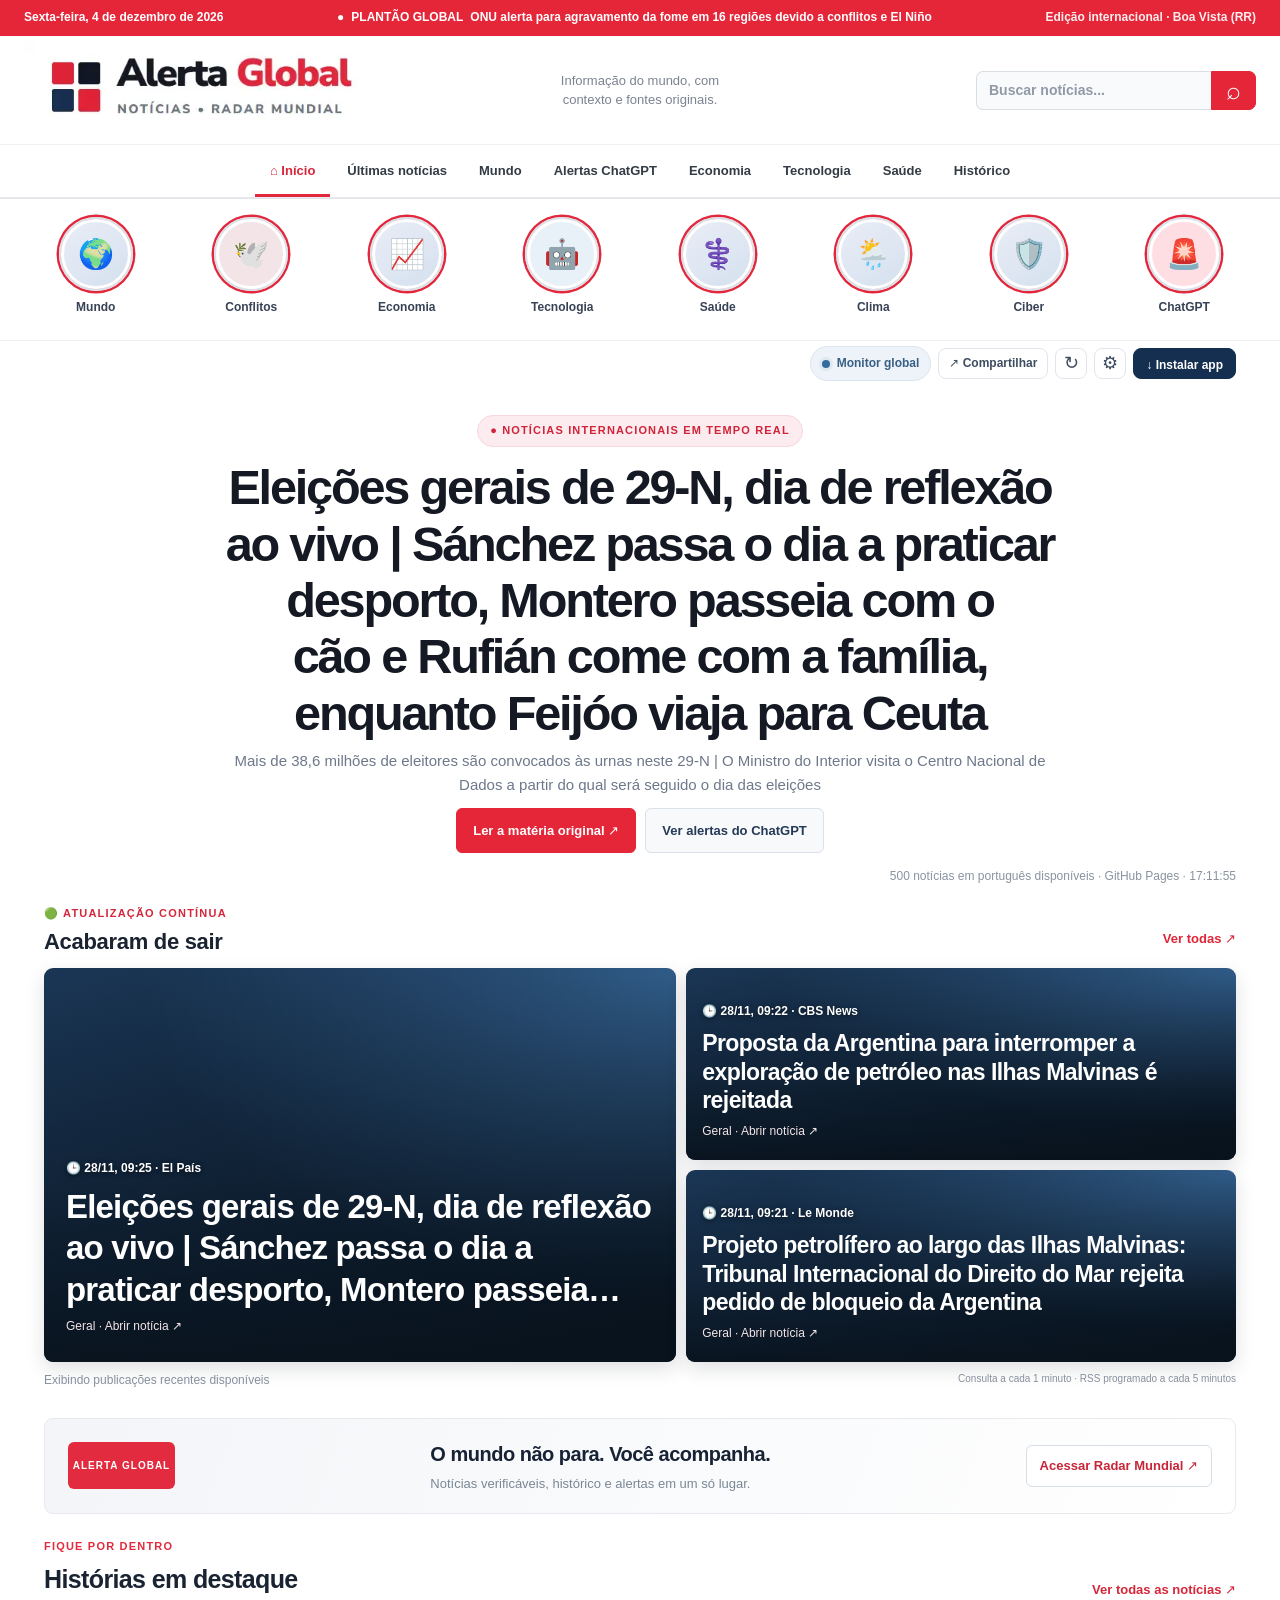
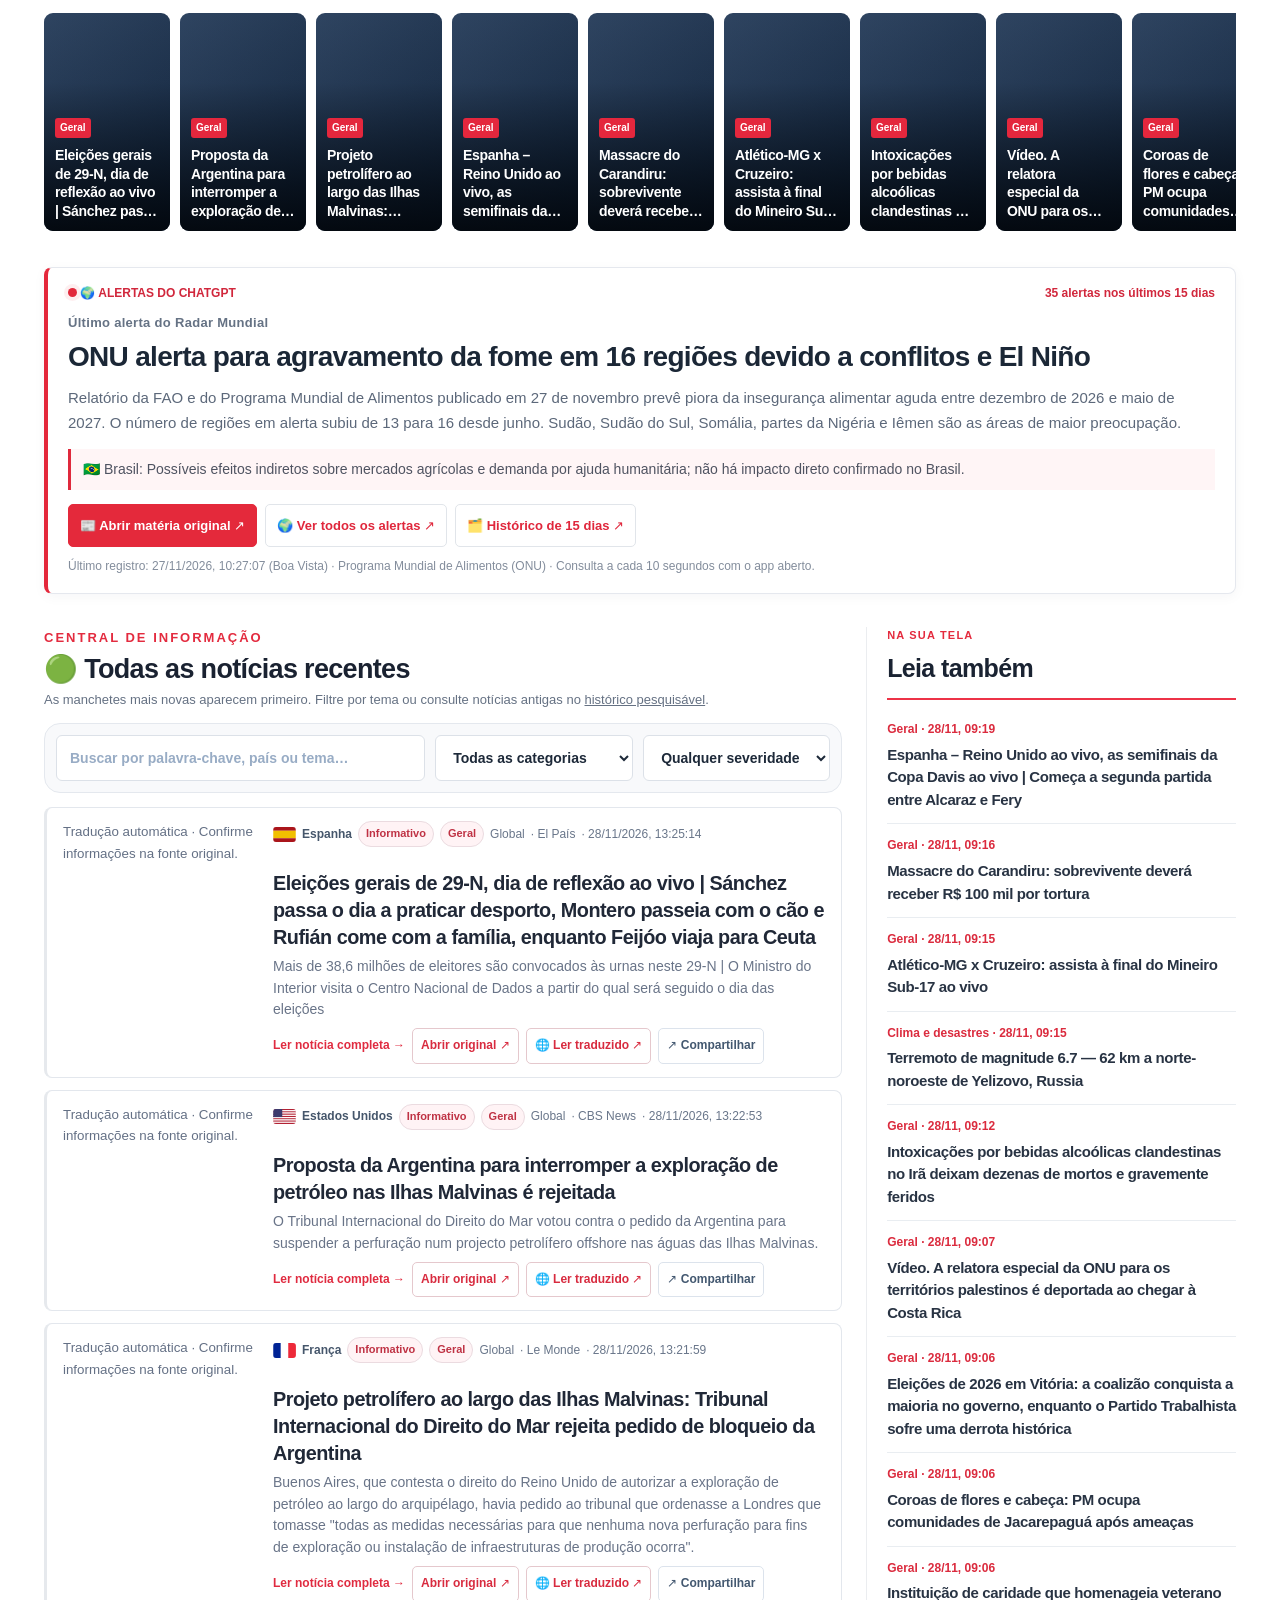
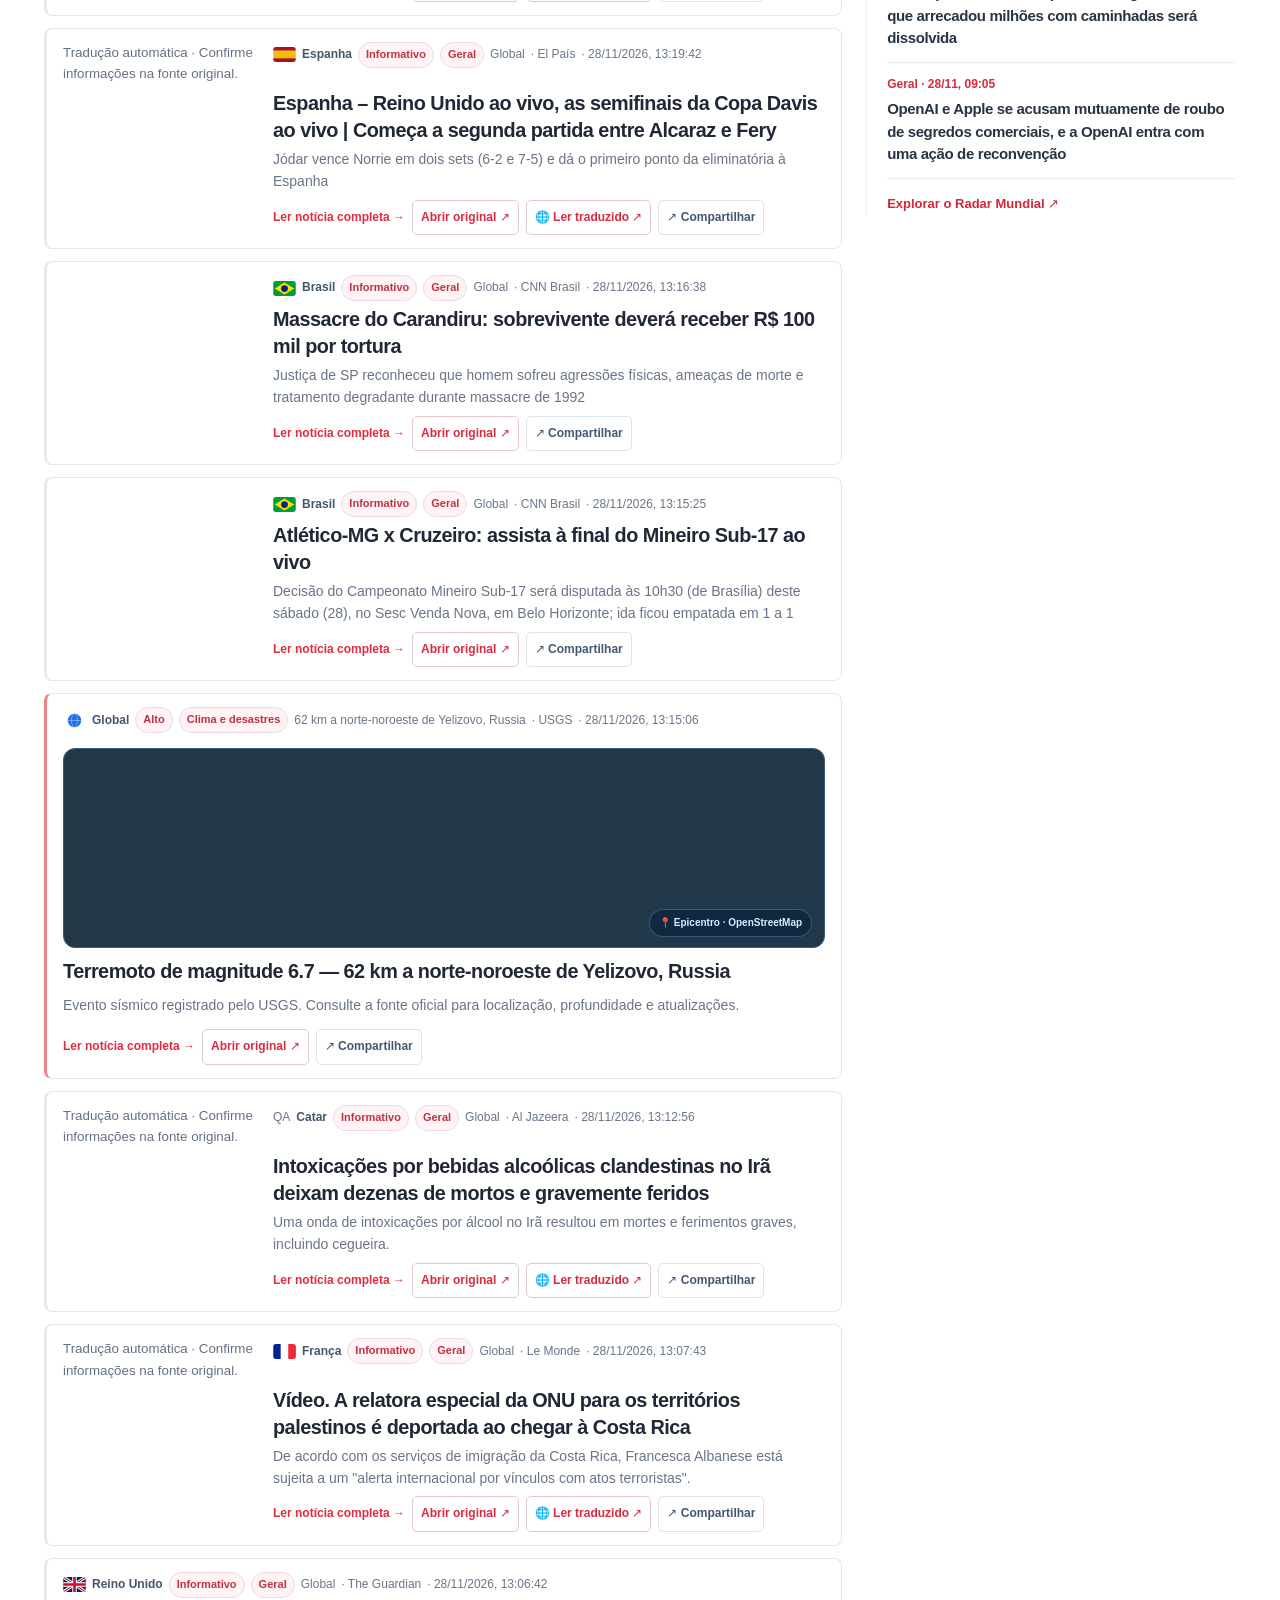
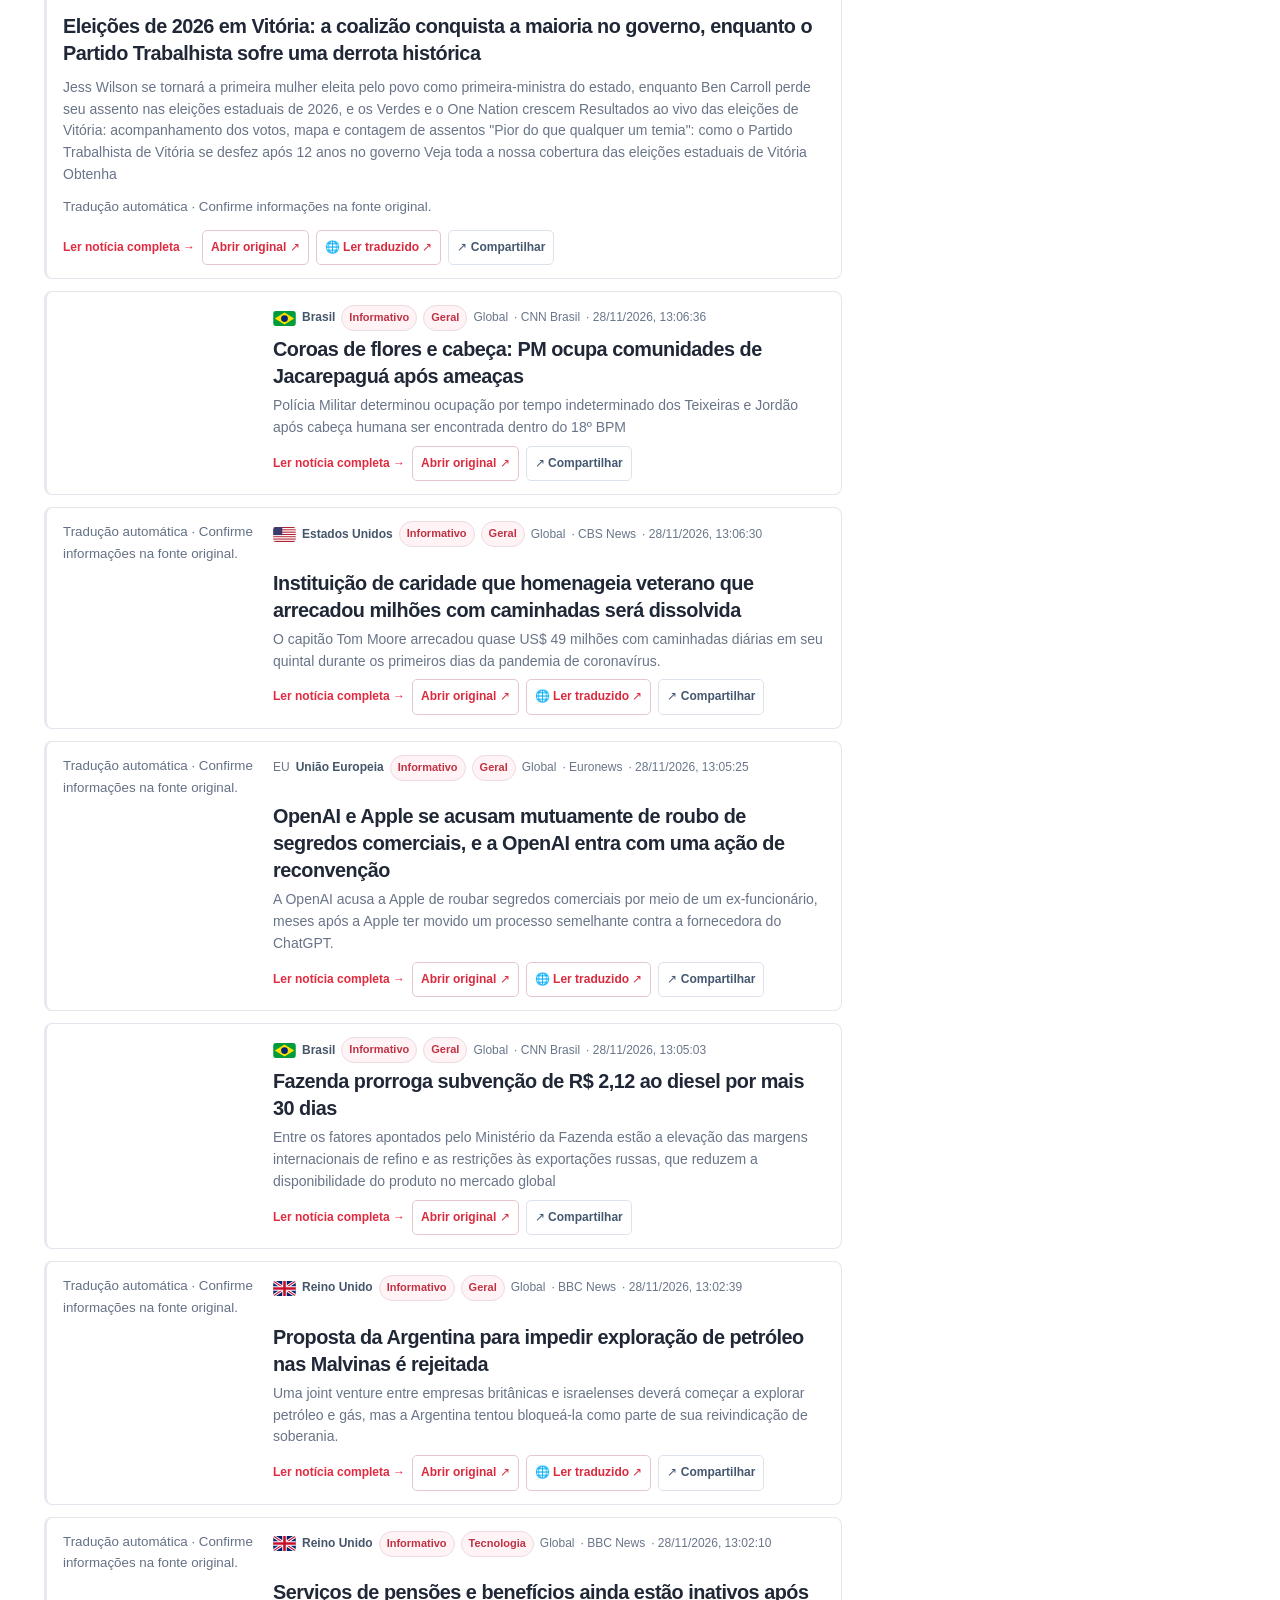
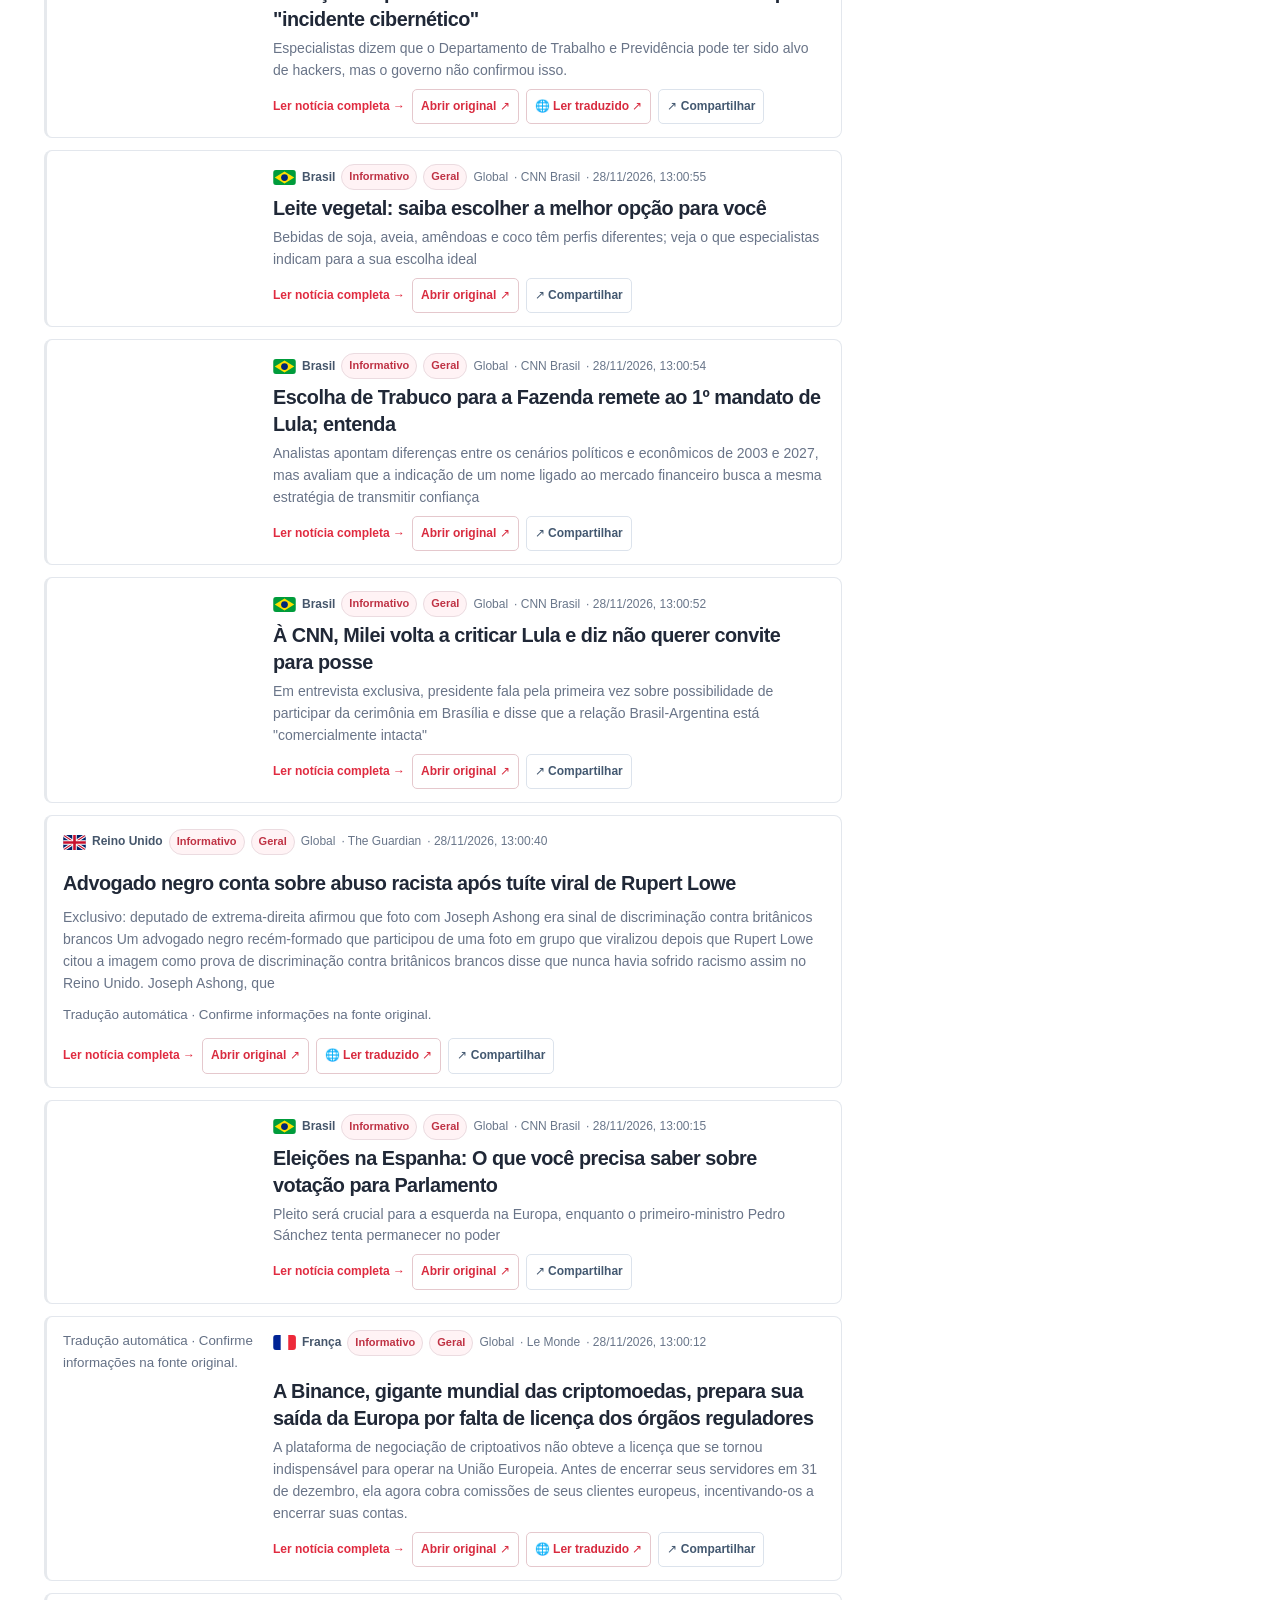
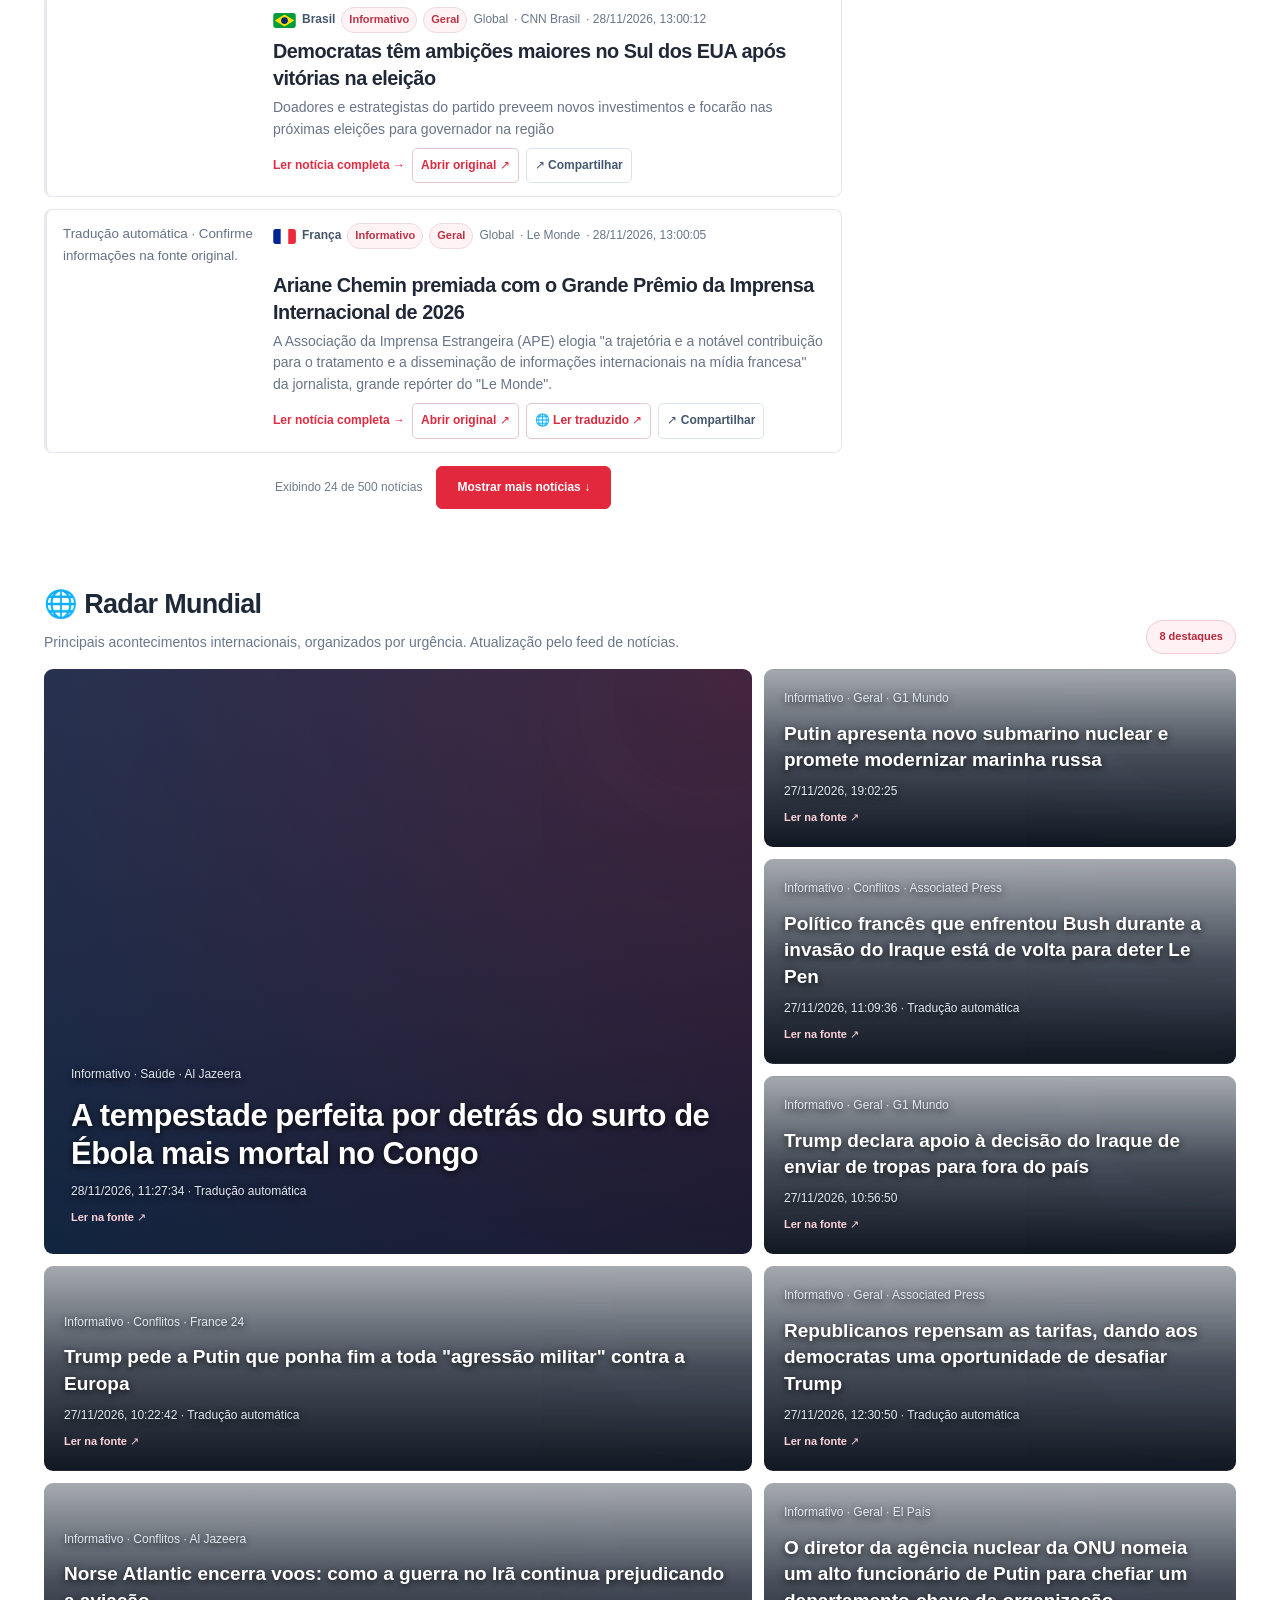
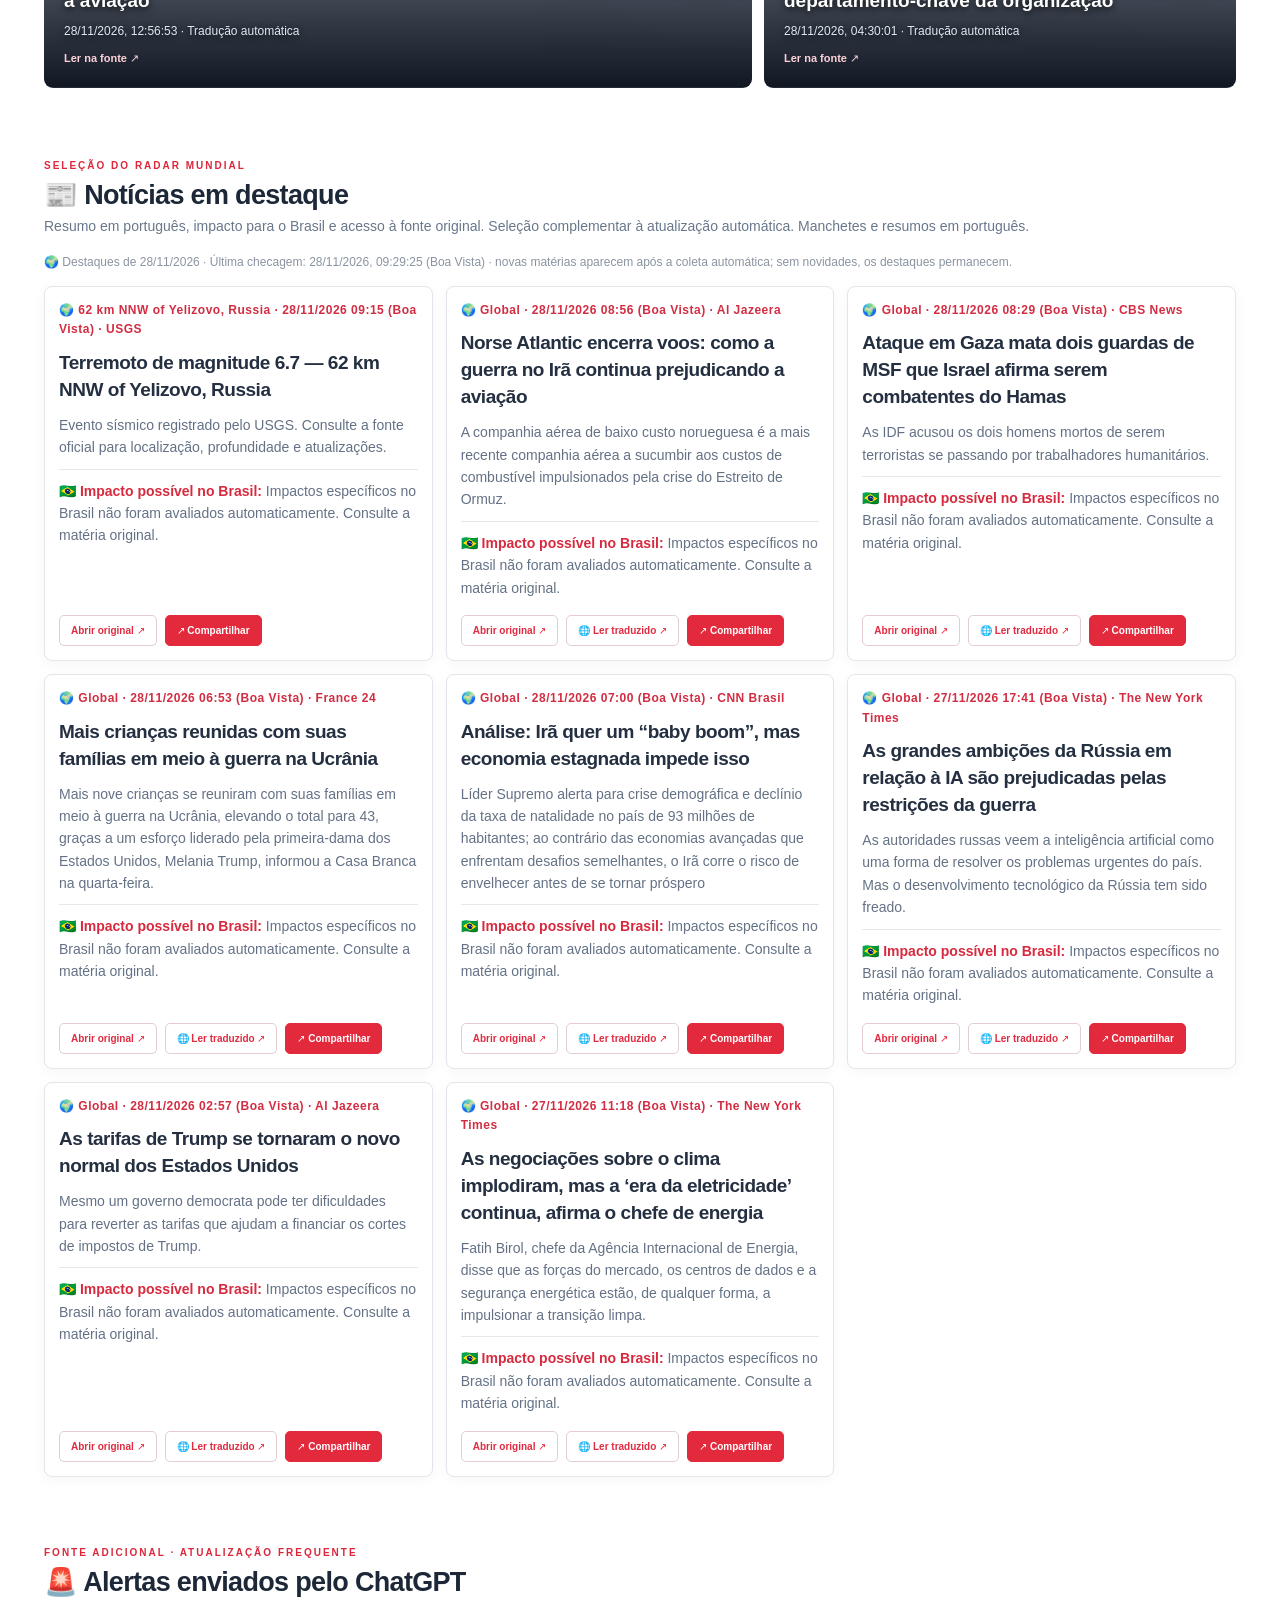
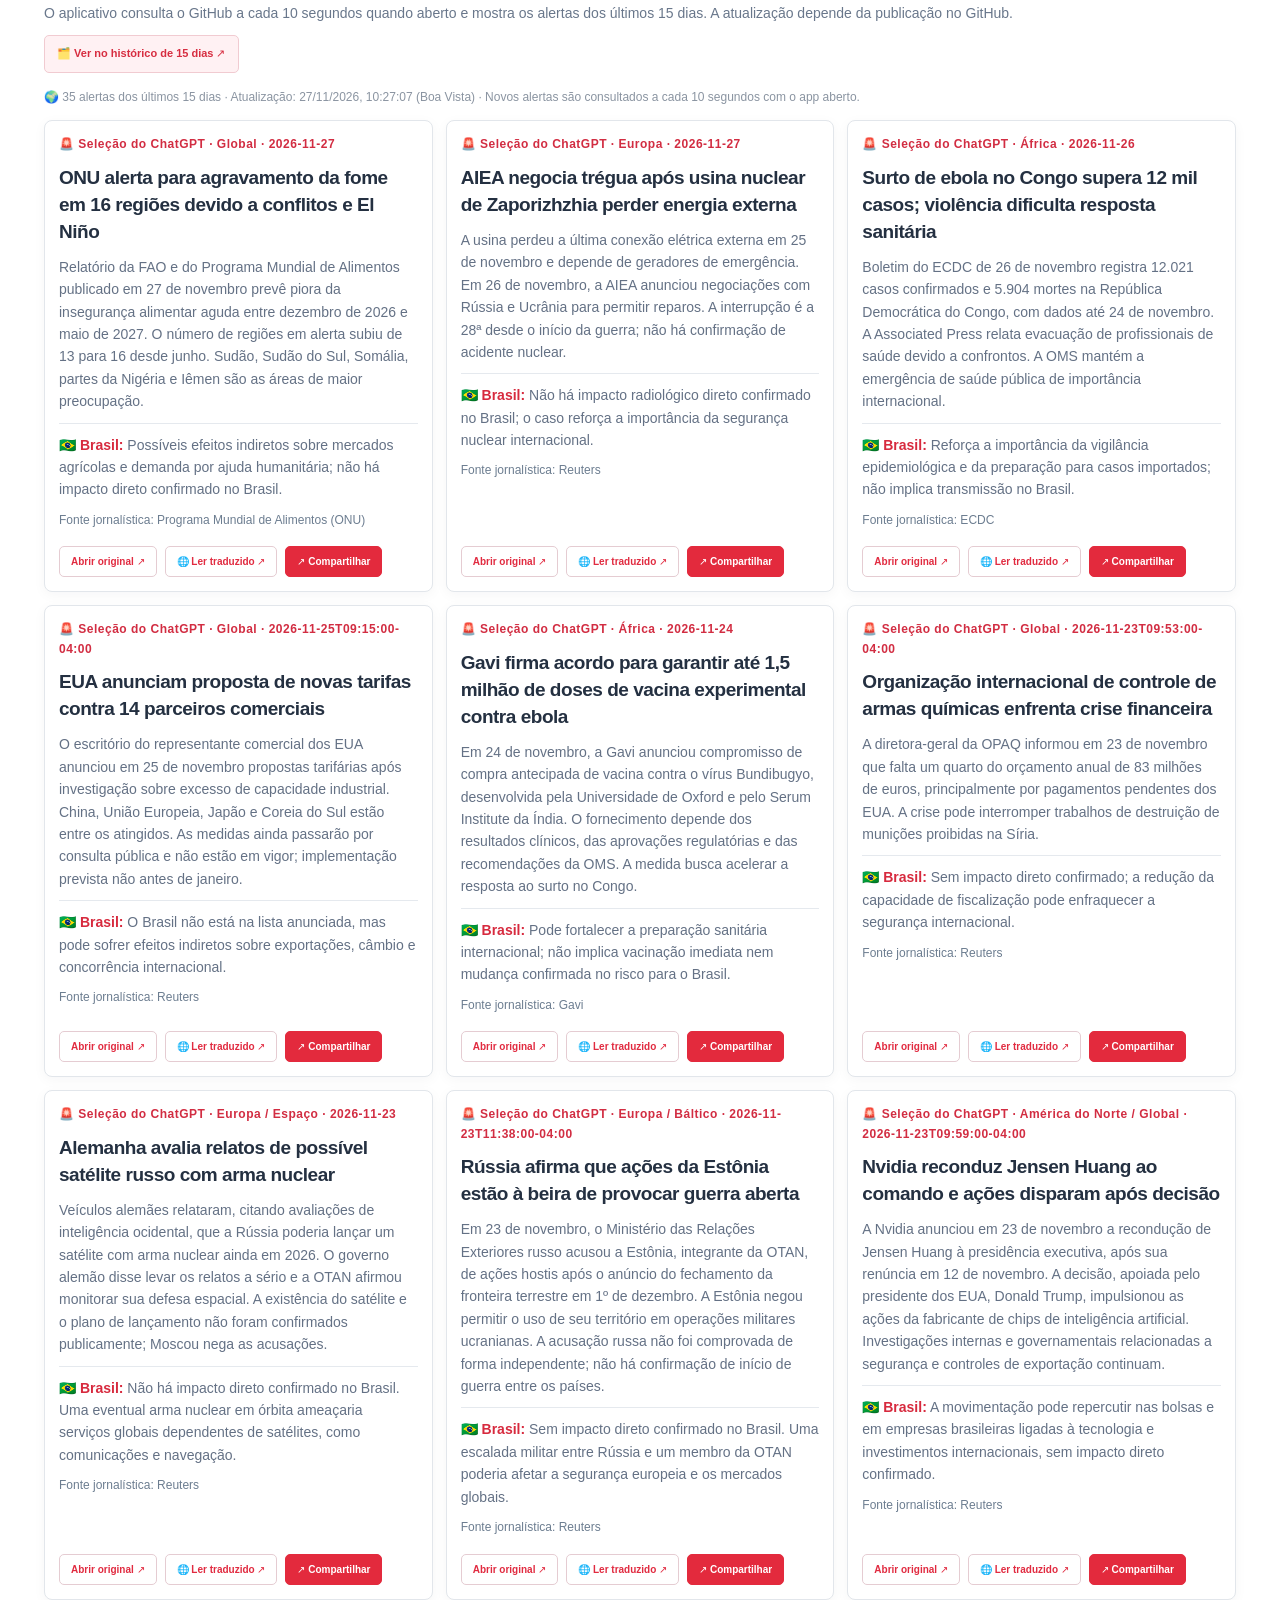
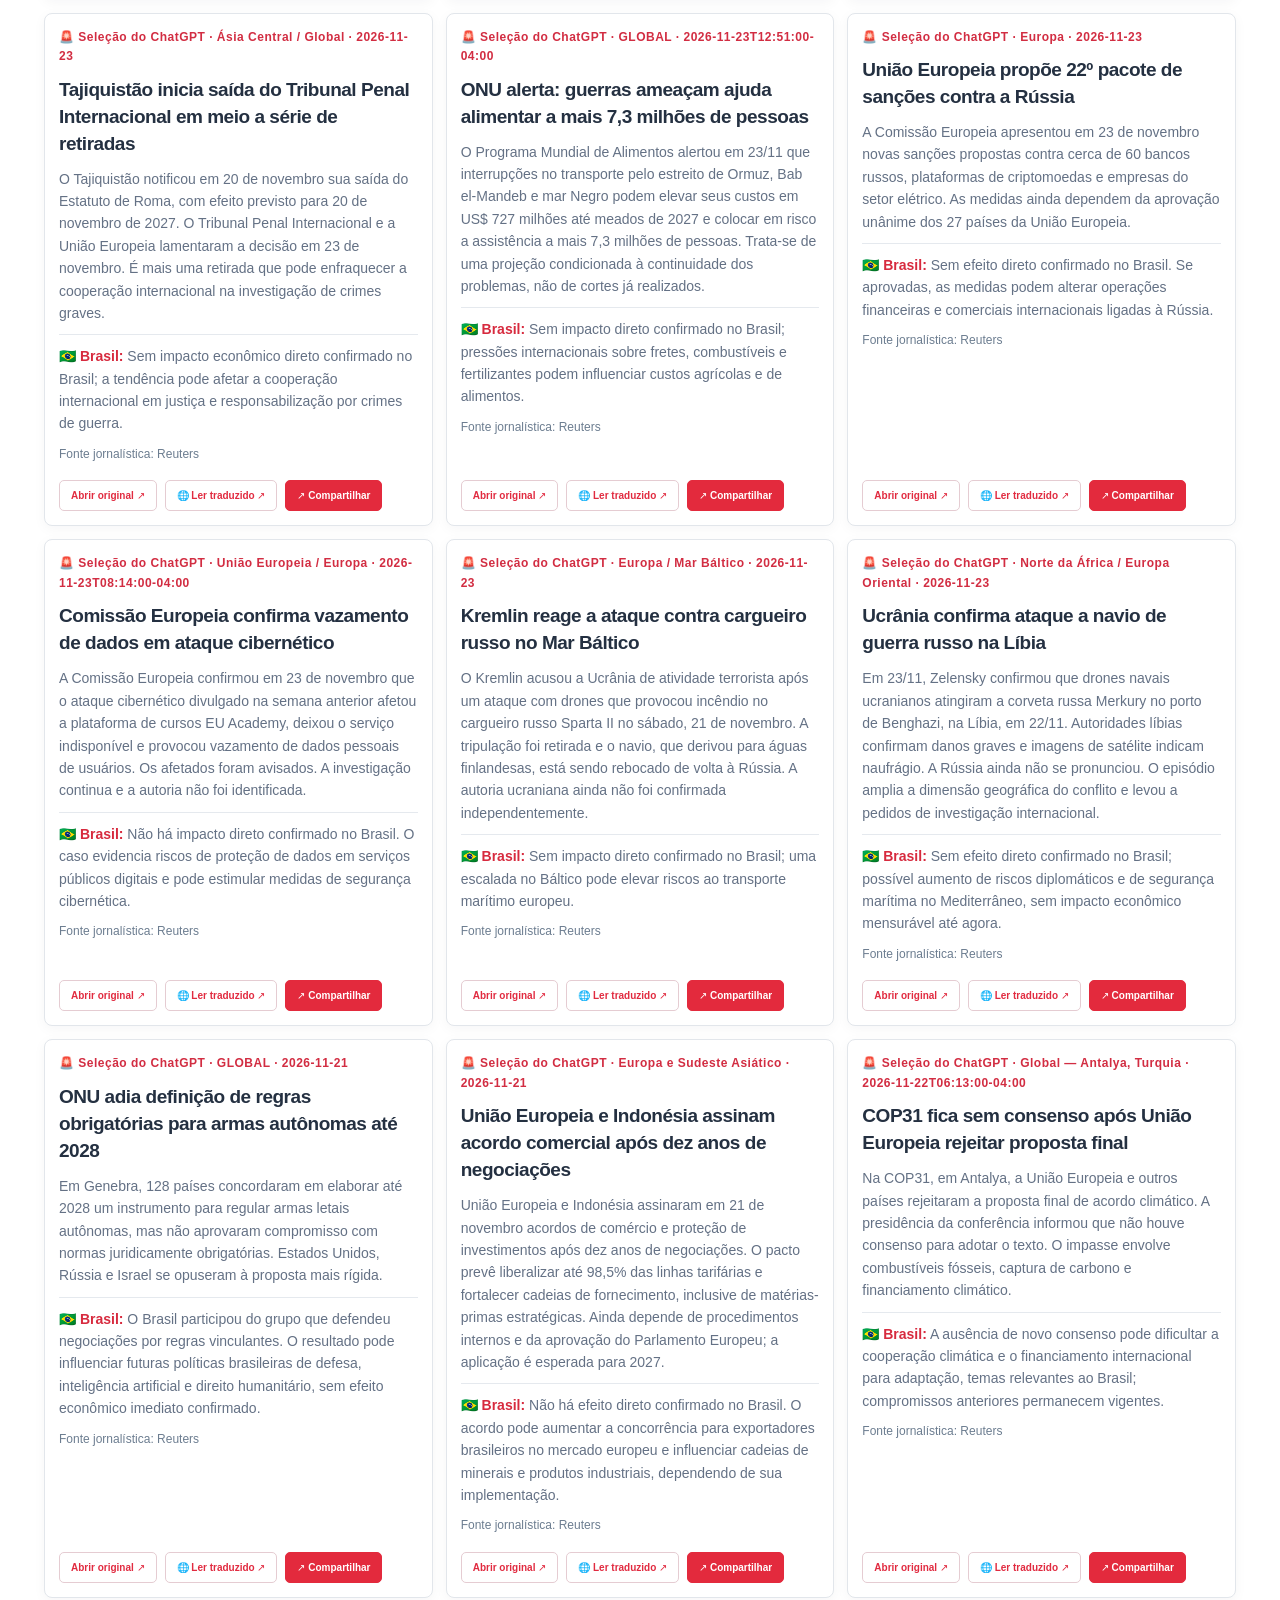
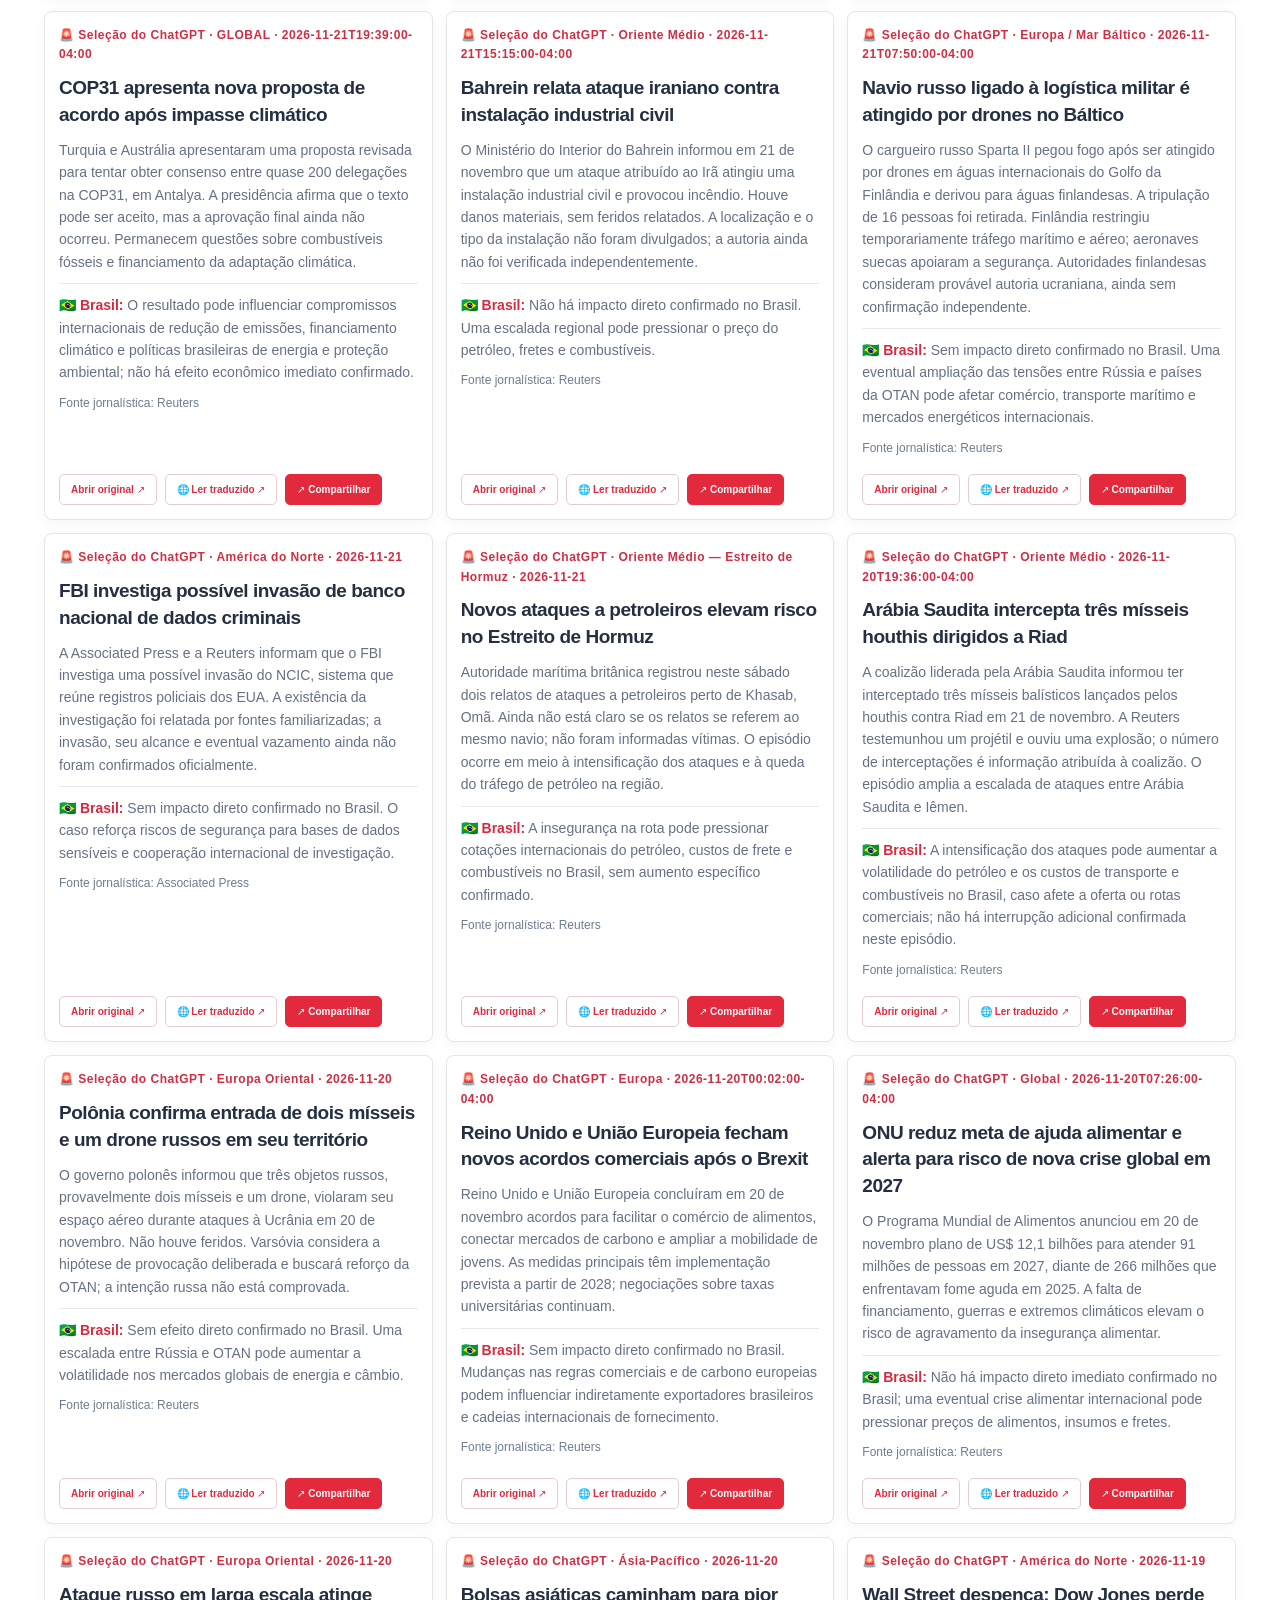
<file: index.html>
<!DOCTYPE html>
<html lang="pt-BR">
<head>
<meta charset="UTF-8">
<meta name="viewport" content="width=device-width, initial-scale=1.0, viewport-fit=cover">
<meta http-equiv="Content-Security-Policy" content="default-src 'self'; script-src 'self' 'unsafe-inline'; style-src 'self' 'unsafe-inline' https://fonts.googleapis.com; font-src 'self' https://fonts.gstatic.com; img-src 'self' data: blob: https:; connect-src 'self' https://raw.githubusercontent.com https://api.gdeltproject.org https://earthquake.usgs.gov; frame-src https://www.openstreetmap.org; worker-src 'self'; manifest-src 'self'; object-src 'none'; base-uri 'self'; form-action 'self'; upgrade-insecure-requests">
  <meta name="referrer" content="strict-origin-when-cross-origin">
<meta name="theme-color" content="#df2337">
<meta name="color-scheme" content="light">
<meta name="ag-theme-version" content="logo-mobile-20261117-v4">
<meta name="description" content="Radar Mundial e Alerta Global: notícias internacionais, alertas de gravidade e monitoramento de terremotos.">
<meta name="application-name" content="Alerta Global">
<meta name="apple-mobile-web-app-capable" content="yes">
<meta name="apple-mobile-web-app-status-bar-style" content="black-translucent">
<meta name="apple-mobile-web-app-title" content="Alerta Global">
<link rel="manifest" href="./manifest.webmanifest">
<link rel="icon" type="image/svg+xml" href="./icons/alerta-global.svg?v=20261117-quadrados">
<link rel="icon" type="image/png" sizes="192x192" href="./icons/icon-192.png">
<link rel="apple-touch-icon" sizes="192x192" href="./icons/icon-192.png">
<title>Alerta Global · Radar Mundial</title>
<style>

/* Alerta Global 2.0 — painel editorial */
:root{--bg:#090e1a;--panel:#141d2e;--line:#273851;--text:#f2f5ff;--muted:#9baec5;--crit:#ff687b;--high:#ffb15d;--med:#f3d27d;--low:#80cfff;--ok:#5cf1c4}
*,*:before,*:after{box-sizing:border-box}
html{scroll-behavior:smooth;scroll-padding-top:24px}
body{margin:0;background:#090e1a;color:var(--text);font:14px/1.5 Inter,ui-sans-serif,-apple-system,BlinkMacSystemFont,"Segoe UI",sans-serif}
body:before{content:"";pointer-events:none;position:fixed;inset:0;background:radial-gradient(ellipse 44% 40% at 70% 0%,#284a7838,transparent),radial-gradient(ellipse 40% 45% at 0% 80%,#0d555333,transparent);z-index:-1}
a{color:inherit}button,select,input{font:inherit}button{cursor:pointer}button:focus-visible,a:focus-visible,select:focus-visible,input:focus-visible{outline:2px solid #91caff;outline-offset:2px}
[hidden]{display:none!important}
.app-layout{max-width:1850px;min-height:100vh;margin:auto;display:grid;grid-template-columns:235px minmax(0,1fr)}
.side{height:100vh;position:sticky;top:0;background:#0c1422;border-right:1px solid #27334a;padding:28px 17px;display:flex;flex-direction:column;gap:8px}
.logo{display:flex;align-items:center;gap:10px;text-decoration:none;padding:3px 8px 30px}.logo-symbol{display:grid;place-items:center;width:43px;height:43px;background:linear-gradient(135deg,#6582ff,#43cdb9);border-radius:14px;font-size:22px;box-shadow:0 8px 35px #3b6cff42}
.logo strong{font-size:17px;letter-spacing:-.5px}.logo small{display:block;font-size:9px;font-weight:850;color:#91a2bf;letter-spacing:2.1px}
.side-caption{padding:0 13px;font-size:10px;font-weight:850;letter-spacing:2px;text-transform:uppercase;color:#697b96;margin:2px 0 4px}
.side-link{color:#9fb2ca;border:1px solid transparent;border-radius:12px;text-decoration:none;padding:11px 13px;display:flex;align-items:center;gap:12px;font-weight:680;font-size:13px}
.side-link:hover,.side-link.active{background:#1d2c47;color:#f4f8ff;border-color:#2f4064}
.side-link span{width:22px;text-align:center;font-size:17px}
.side-bottom{margin-top:auto}.side-card{background:linear-gradient(135deg,#164349,#15223a);border:1px solid #32666b;border-radius:16px;padding:17px}
.side-card .eyebrow{color:#7ef3d6}.side-card strong{display:block;margin-top:9px;font-size:15px}
.side-card p{font-size:11px;color:#9cc2c7;margin:5px 0 14px}.side-card .line{height:4px;border-radius:10px;background:linear-gradient(90deg,#48dbc5 70%,#344b5f 70%)}
.side-version{font-size:10px;color:#687892;margin:20px 8px 0}
.workspace{min-width:0}.topbar{min-height:82px;display:flex;justify-content:space-between;align-items:center;gap:15px;border-bottom:1px solid #ffffff15;padding:17px clamp(18px,3.5vw,48px)}
.breadcrumb{font-size:11px;color:#8ea0b7}.topbar h1{margin:3px 0 0;font-size:18px;letter-spacing:-.5px}.top-actions{display:flex;gap:8px;align-items:center;flex-wrap:wrap}
.status-pill{display:inline-flex;align-items:center;gap:7px;background:#11392e;border:1px solid #2e6554;padding:7px 11px;border-radius:100px;color:#85e9c2;font-size:11px;font-weight:850}
.dot{display:inline-block;width:8px;height:8px;border-radius:50%;background:#51e7ac;box-shadow:0 0 0 4px #55e9af20}.dot.off{background:#8092a2;box-shadow:none}
.icon-action{background:#172439;border:1px solid #34455d;border-radius:11px;height:38px;width:38px;font-size:18px;color:#e7f0ff}
.install-btn{border:1px solid #6e87ff;border-radius:11px;padding:9px 14px;background:linear-gradient(120deg,#6483ff,#465dd8);color:white;font-weight:850;font-size:12px}
main{max-width:1480px;padding:25px clamp(18px,3.5vw,48px) 85px;margin:auto}
.hero{position:relative;isolation:isolate;overflow:hidden;padding:36px clamp(23px,4vw,43px);border-radius:24px;background:radial-gradient(ellipse at 85% 35%,#2b829053,transparent 44%),linear-gradient(115deg,#1c3154,#132237 72%,#0d1b2c);border:1px solid #45628d82;min-height:284px;display:flex;align-items:center}
.hero:before{content:"";z-index:-1;position:absolute;width:360px;height:360px;right:6%;top:-50px;border:1px solid #88c7f17c;border-radius:50%;box-shadow:0 0 0 27px #88d3f00a,0 0 0 73px #88d3f00a,0 0 100px #488fbd18 inset;background:repeating-radial-gradient(circle,#c4e5ff1e 0 1px,transparent 2px 41px)}
.hero:after{content:"";z-index:-1;position:absolute;width:360px;height:360px;right:6%;top:-50px;border:1px solid #81c1f228;border-radius:50%;transform:scaleX(.6)}
.hero-copy{max-width:570px}.hero-label{display:inline-flex;align-items:center;gap:8px;background:#1b67613d;color:#8bfad7;border:1px solid #51c6b266;padding:6px 12px;border-radius:100px;font-size:10px;font-weight:850;text-transform:uppercase;letter-spacing:1.5px}
.hero h2{font-size:clamp(32px,3.8vw,52px);line-height:1.08;letter-spacing:-1.7px;margin:18px 0 14px}
.hero h2 em{font-style:normal;background:linear-gradient(100deg,#b2c7ff,#65e7d7);-webkit-background-clip:text;background-clip:text;color:transparent}
.hero p{max-width:490px;font-size:13px;line-height:1.7;color:#b7c9dc;margin:0}
.hero-cta{display:flex;gap:15px;flex-wrap:wrap;align-items:center;margin-top:22px}
.hero-cta a{background:#f6f8ff;color:#152642;text-decoration:none;font-size:12px;font-weight:850;border-radius:11px;padding:11px 16px}
.hero-cta small{font-size:11px;color:#aac4dc}
.status-text{font-size:11px;color:#96a9be;margin:14px 0 4px;min-height:18px}
.levels{display:grid;grid-template-columns:repeat(4,minmax(0,1fr));gap:12px;margin:17px 0 27px}
.level{border:1px solid #293c55;border-top:2px solid #3c546b;border-radius:16px;background:linear-gradient(140deg,#182439,#111b2b);padding:18px;text-align:left;min-height:129px;display:flex;flex-direction:column;transition:transform .18s,border-color .18s;cursor:pointer;color:var(--text);width:100%}
.level:hover{transform:translateY(-2px);border-color:#547398}.level strong{font-size:33px;line-height:1.15;letter-spacing:-1px;margin-top:14px}
.level span{font-size:11px;color:#b8c6d7;font-weight:750}
.level:before{content:"◉";color:#c9d8eb;line-height:1;font-size:18px}
.level.crit{border-top-color:#f46678}.level.crit:before{content:"⚑";color:var(--crit)}.level.crit strong{color:var(--crit)}
.level.high{border-top-color:#efa659}.level.high:before{content:"⚠";color:var(--high)}.level.high strong{color:var(--high)}
.level.med{border-top-color:#e6cd7a}.level.med strong{color:var(--med)}
.level.low{border-top-color:#71bffe}.level.low:before{content:"↗";color:var(--low)}.level.low strong{color:var(--low)}
.level[aria-pressed="true"]{border-color:#91caff;box-shadow:0 0 0 2px #91caff40,0 10px 30px #080e2066;background:linear-gradient(135deg,#213854,#17253b)}
.level[aria-pressed="true"]:after{content:"▼ Ver notícias";font-size:10px;color:#a9d9ff;font-weight:850;margin-top:9px}
.filter-result{display:flex;align-items:center;gap:12px;justify-content:space-between;flex-wrap:wrap;margin:12px 0 17px;border:1px solid #426182;border-radius:12px;padding:12px 15px;background:#192a41;color:#dbe9f9;font-size:12px;font-weight:700}
.filter-result button{border:1px solid #709bd0;border-radius:10px;background:#294d72;color:#fff;font-weight:800;padding:8px 12px}
.filter-result button:hover{background:#345e8a}
.section-header{display:flex;justify-content:space-between;align-items:end;gap:12px;margin:24px 0 15px}
.section-header .eyebrow{color:#8ea6d5;font-weight:900;letter-spacing:2px;text-transform:uppercase;font-size:10px}
.section-header h2{font-size:clamp(22px,2.5vw,29px);line-height:1.2;letter-spacing:-.9px;margin:5px 0 0}
.section-header p{font-size:12px;color:#93a6bd;margin:4px 0 0}
.radar{margin:8px 0 30px}.radar-head{display:flex;justify-content:space-between;align-items:end;gap:15px;margin-bottom:15px}
.radar-head h2{font-size:clamp(22px,2.5vw,29px);letter-spacing:-.8px;margin:0}
.radar-head p{font-size:12px;color:#9aacc4;margin:5px 0 0}
#radarCount{color:#83eecb;font-size:11px;font-weight:850;border:1px solid #3f7569;background:#133b3440;border-radius:100px;padding:7px 12px;white-space:nowrap}
.radar-feed{display:grid;grid-template-columns:minmax(0,1.2fr) minmax(0,.8fr);gap:12px}
.radar-item{border:1px solid #3d526e;border-radius:18px;display:flex;flex-direction:column;justify-content:end;min-height:145px;padding:20px;text-decoration:none;background:radial-gradient(ellipse at 100% 0%,#4b718a44,transparent 48%),linear-gradient(135deg,#1a3450,#162237);position:relative;overflow:hidden;transition:transform .18s,border-color .18s}
.radar-item:hover{transform:translateY(-2px);border-color:#80a8d9}
.radar-item:before{content:"";width:190px;height:190px;position:absolute;pointer-events:none;top:-65px;right:-50px;border-radius:50%;border:1px solid #afcfff37;box-shadow:0 0 0 35px #d9ecff0a,0 0 0 70px #d9ecff05}
.radar-item:first-child{grid-row:span 3;min-height:318px;padding:27px;background:radial-gradient(ellipse at 95% 14%,#27949c66,transparent 54%),linear-gradient(133deg,#204d66,#0f223b)}
.radar-item small{font-size:10px;color:#a9bcd4}.radar-item strong{font-size:16px;line-height:1.4;margin:12px 0 8px;position:relative}
.radar-item:first-child strong{font-size:clamp(21px,2.6vw,30px);letter-spacing:-.5px;line-height:1.24}
.radar-item:after{content:"Ler na fonte ↗";font-size:11px;color:#85f2d3;font-weight:850;margin-top:8px}
.banner{display:none;border:1px solid #b14a666a;border-radius:17px;background:linear-gradient(115deg,#3e1c2b99,#1c2037);padding:17px 20px;margin:0 0 25px}
.banner.show{display:block}.banner h2{font-size:13px;color:#ff92a1;margin:0 0 9px}
.banner ul{list-style:none;padding:0;margin:0;display:grid;gap:7px}.banner li{color:#f3c2cf;font-size:12px}
.toolbar{display:flex;gap:10px;flex-wrap:wrap;border:1px solid #2a3b54;padding:14px;border-radius:16px;background:#131d2f;margin:15px 0}
.toolbar input,.toolbar select,.settings input,.settings select{padding:11px 13px;background:#0e1727;color:#e8f1ff;border:1px solid #344861;border-radius:11px;font-size:12px}
.toolbar input{flex:1;min-width:200px}.toolbar select{min-width:140px}
.card{display:flex;flex-direction:column;gap:10px;background:#141e2f;border:1px solid #2a3c53;border-left:3px solid #324a66;border-radius:17px;padding:18px;min-width:0;transition:transform .18s,border-color .18s}
.card:hover{transform:translateY(-2px);border-color:#5e7897}
.card.linked{position:relative;cursor:pointer}
.card.linked:hover{border-color:#83b9ef;box-shadow:0 12px 38px #0004}
.card-full-link{position:absolute;inset:0;z-index:2;border-radius:17px}
.card-full-link:focus-visible{outline:3px solid #91caff;outline-offset:3px}
.card-actions{display:flex;align-items:center;gap:12px;flex-wrap:wrap;margin-top:8px}
.card-read-more{display:inline-block;color:#9ec9ff;font-size:11px;font-weight:850}
.card-open-button{position:relative;z-index:3;display:inline-flex;align-items:center;justify-content:center;gap:6px;padding:9px 13px;border:1px solid #82b5ee;border-radius:10px;background:#315781;color:#f5faff!important;font-size:11px;font-weight:850;text-decoration:none;transition:background .18s,transform .18s}
.card-open-button:hover{background:#4277ae;transform:translateY(-1px)}
.card-open-button:focus-visible{outline:3px solid #a9d4ff;outline-offset:3px}
.card-share-button{position:relative;z-index:3;display:inline-flex;align-items:center;justify-content:center;gap:6px;padding:9px 13px;border:1px solid #64c7ad;border-radius:10px;background:#14544b;color:#e6fff7;font-size:11px;font-weight:850;transition:background .18s,transform .18s}
.card-share-button:hover{background:#1b7165;transform:translateY(-1px)}
.card-share-button:focus-visible{outline:3px solid #a9efdf;outline-offset:3px}
.card.linked .card-map iframe{pointer-events:none}
.card.crit{border-left-color:var(--crit)}.card.high{border-left-color:var(--high)}.card.med{border-left-color:var(--med)}.card.low{border-left-color:var(--low)}
.card h3{font-size:16px;line-height:1.38;letter-spacing:-.25px;margin:3px 0 0}.card p{font-size:12px;line-height:1.64;color:#b0c0d1;margin:0}
.card .meta{display:flex;flex-wrap:wrap;gap:7px;align-items:center;font-size:10px;color:#97a8bd}
.card .flag{height:15px;width:23px;object-fit:cover;border-radius:3px}.card .country{color:#d8e5f2;font-weight:700}
.tag{border:1px solid #435570;padding:4px 9px;border-radius:100px;font-size:10px;font-weight:750;color:#bcd2ed}
.tag.sev-crit{border-color:#d45067;color:#ff98a4;background:#68334437}
.tag.sev-high{border-color:#ba814c;color:#ffd29a;background:#72542c37}
.tag.sev-med{border-color:#b19d59;color:#ffe0a0;background:#6d602637}
.tag.sev-low{border-color:#427d9e;color:#a3e0ff;background:#2c647737}
.card .detail{border-top:1px solid #34475e;padding-top:10px}.detail strong{display:block;font-size:10px;color:#a8bdd5;text-transform:uppercase;margin-bottom:5px}.detail p{white-space:pre-line}
.card a{color:#9ec9ff;font-size:11px;font-weight:850;text-decoration:none}
#feed{display:grid;grid-template-columns:repeat(2,minmax(0,1fr));gap:12px;margin:14px 0 27px}
.empty{grid-column:1/-1;border:1px dashed #344c68;border-radius:16px;text-align:center;color:#95a6b8;background:#131e2d;padding:33px;font-size:12px}
.settings{display:none;border:1px solid #2e405b;border-radius:17px;padding:21px;background:#121e2e}.settings.open{display:block}
.settings strong{font-size:17px}.settings label{display:block;font-size:11px;color:#b3c4d5;margin:12px 0 5px;font-weight:700}
.settings input,.settings select{width:100%}.settings .row{display:flex;flex-wrap:wrap;gap:9px;margin-top:15px}
.settings button{background:#4967dc;border:1px solid #6885e9;color:white;border-radius:9px;padding:10px 13px;font-weight:800;font-size:12px}.settings .ghost{background:#202f45;border-color:#43546a}
.note{font-size:11px;color:#96a9c2;line-height:1.65}.offline-note{border:1px solid #7a6c3c;border-radius:12px;background:#38301e;color:#f0da9e;padding:10px 13px;margin-bottom:14px;font-size:12px}
.footer{border-top:1px solid #2c3b4f;padding-top:22px;color:#6f839f;font-size:11px;display:flex;justify-content:space-between;gap:12px}
.bottom-nav{display:none}
@media(max-width:1160px){.app-layout{grid-template-columns:195px minmax(0,1fr)}.side{padding-left:10px;padding-right:10px}}
@media(max-width:900px){.app-layout{display:block}.side{display:none}.topbar{min-height:70px;padding:13px 19px}main{padding:17px 17px 122px}.bottom-nav{display:flex;position:fixed;z-index:20;bottom:max(10px,env(safe-area-inset-bottom));left:12px;right:12px;justify-content:space-around;padding:7px;background:#17253cf3;border:1px solid #354b6a;box-shadow:0 15px 44px #0008;border-radius:17px;backdrop-filter:blur(16px)}.bottom-nav a,.bottom-nav button{flex:1;display:flex;flex-direction:column;align-items:center;gap:4px;color:#aec1d8;padding:5px;border:0;background:none;text-decoration:none;font-size:10px;border-radius:9px}.bottom-nav .bico{font-size:20px}.bottom-nav a:first-child{background:#2d446c;color:white}}
@media(max-width:620px){.topbar .breadcrumb,.topbar .status-pill{display:none}.topbar h1{font-size:16px}.top-actions{gap:6px}.icon-action{width:35px;height:35px}.install-btn{font-size:10px;padding:8px}.hero{min-height:274px;border-radius:19px;padding:24px 21px}.hero:before{right:-135px;top:-74px;opacity:.36}.hero h2{font-size:33px}.hero p{font-size:12px;max-width:300px}.hero-cta{gap:9px}.levels{grid-template-columns:repeat(2,minmax(0,1fr));gap:9px}.level{min-height:108px;padding:14px}.level strong{font-size:27px;margin-top:9px}.radar-feed,#feed{grid-template-columns:1fr}.radar-item:first-child{grid-row:auto;min-height:235px}.radar-item:first-child strong{font-size:22px}.toolbar{flex-direction:column;padding:11px}.toolbar input,.toolbar select{width:100%;min-width:0}.footer{display:block}.footer span{display:block;margin-bottom:7px}}

/* Fotografia editorial proveniente do RSS original; nunca usar imagem genérica como notícia. */
.card-image{width:100%;height:186px;object-fit:cover;display:block;border-radius:11px;border:1px solid #304762;background:#1b2b40}
.card.has-image{gap:12px}
.radar-item.has-image{background-image:linear-gradient(0deg,rgba(7,14,25,.96) 0%,rgba(9,19,35,.75) 52%,rgba(9,20,35,.36) 100%),var(--story-image);background-position:center;background-size:cover}
.radar-item.has-image:before{opacity:.15}
.radar-item.has-image strong,.radar-item.has-image small{position:relative;z-index:1;text-shadow:0 2px 7px rgba(0,0,0,.8)}
.card .image-credit{font-size:10px;color:#8eabc6;margin-top:-7px}
.radar-item{isolation:isolate}
.radar-item .quake-map{position:absolute;inset:0;z-index:0;opacity:.85}
.radar-item .quake-map iframe{height:100%;width:100%;border:0;pointer-events:none;filter:saturate(.9)}
.radar-item.has-map:before{opacity:0}
.radar-item.has-map{background:#244766}
.radar-item.has-map:after{position:relative}
.radar-item.has-map small,.radar-item.has-map strong{z-index:2;position:relative;text-shadow:0 2px 8px #000}
.radar-item.has-map .quake-map:after{content:"";position:absolute;inset:0;background:linear-gradient(0deg,#091728 0%,#11243aa8 45%,#0c1b2d38 100%);pointer-events:none}
.quake-map-label{position:absolute;right:12px;top:12px;z-index:2;background:#0d253ecc;color:#d6eeff;border:1px solid #83b9e155;border-radius:50px;padding:5px 9px;font-size:10px;font-weight:750}
.card-map{height:200px;border-radius:12px;overflow:hidden;position:relative;border:1px solid #3d5871;background:#20384a}
.card-map iframe{width:100%;height:100%;border:0;pointer-events:none}
.card-map .quake-map-label{top:auto;bottom:10px}
.share-btn{border:1px solid #4d729e;border-radius:11px;padding:9px 13px;background:#1b344d;color:#def3ff;font-size:12px;font-weight:800}
.share-btn:hover{background:#284a6a}
.share-modal{position:fixed;z-index:90;inset:0;background:#050c19d9;display:grid;place-items:center;padding:20px}
.share-panel{width:min(440px,100%);background:#142339;border:1px solid #436288;border-radius:19px;padding:25px;box-shadow:0 20px 80px #000a}
.share-panel h2{margin:0 0 7px;font-size:21px}.share-panel p{color:#b4c9dc;font-size:13px}
.share-options{display:grid;grid-template-columns:repeat(2,1fr);gap:10px;margin-top:18px}
.share-options a,.share-options button{display:block;text-decoration:none;text-align:center;background:#223955;color:#ebf6ff;border:1px solid #45617d;border-radius:11px;padding:12px 8px;font-weight:760;font-size:13px}
.share-options a:hover,.share-options button:hover{background:#305174}
.share-options #shareWhatsApp{background:#135c43;border-color:#28a879;color:#f5fffb}
.share-options #shareWhatsApp:hover{background:#197653}
.share-options #shareInstagram{background:#3d2b54;border-color:#9a5dc1}
.share-options #shareInstagram:hover{background:#543c75}
.share-close{float:right;color:#ecf6ff;background:transparent;border:0;font-size:24px}
@media(max-width:620px){.share-btn{padding:8px 10px;font-size:11px}.radar-item .quake-map-label{right:7px;top:7px}}

@media(max-width:620px){.card-image{height:210px}}
@media(prefers-reduced-motion:reduce){html{scroll-behavior:auto}*{transition:none!important}}


/* Sidebar 3.0: identidade de app editorial premium */
.app-layout{grid-template-columns:270px minmax(0,1fr)}
.side{height:100dvh;min-height:640px;background:linear-gradient(180deg,#0a1426 0%,#080f1f 100%);border-right:1px solid #263954;box-shadow:inset -1px 0 0 #142a414d;padding:21px 16px 16px;gap:0;overflow-y:auto;scrollbar-width:thin;scrollbar-color:#284765 transparent}
.logo{display:flex;align-items:center;gap:12px;padding:6px 6px 19px;text-decoration:none;min-width:0}
.logo-symbol{width:58px;height:58px;min-width:58px;display:grid;place-items:center;border-radius:16px;overflow:hidden;background:#0d2748;border:1px solid #2763a4;box-shadow:0 0 0 3px #14375955,0 10px 25px #0007}
.logo-symbol img{display:block;width:100%;height:100%;object-fit:cover}
.logo-type{min-width:0}.logo-type strong{display:flex;align-items:center;gap:5px;font-size:17px;line-height:1.2;letter-spacing:-.45px;color:#f8fbff;white-space:nowrap}
.brand-siren{font-size:15px;filter:drop-shadow(0 0 5px #ff414b88)}
.logo-type small{display:block;margin-top:5px;color:#65b6fc;font-size:9px;font-weight:850;letter-spacing:2.05px}
.side-live{display:flex;align-items:center;gap:9px;margin:2px 4px 23px;padding:10px 11px;background:#0d2e30;border:1px solid #23695d;border-radius:12px;color:#85f6cf;font-size:11px;font-weight:720}
.side-live-dot,.side-pulse{display:inline-block;width:8px;height:8px;border-radius:50%;background:#48e5b5;box-shadow:0 0 0 4px #48e5b51f;flex:none}
.side-live-tag{margin-left:auto;border:1px solid #286b5b;border-radius:6px;padding:2px 5px;color:#75d5ad;font-size:9px;font-weight:900}
.side-section{margin-bottom:21px}
.side-caption{padding:0 13px;font-size:10px;font-weight:900;letter-spacing:1.65px;color:#7c94b6;margin-bottom:10px}
.side-menu{display:grid;gap:4px}
.side-link{width:100%;min-height:46px;display:flex;align-items:center;gap:12px;border:1px solid transparent;border-radius:12px;background:transparent;color:#a9beda;text-decoration:none;padding:10px 11px;font-size:12px;font-weight:730;text-align:left;transition:background .18s,border-color .18s,color .18s}
.side-link .side-link-icon{width:32px;height:32px;min-width:32px;border-radius:10px;background:#15253b;display:grid;place-items:center;color:#88add8}
.side-link .side-link-icon svg{width:17px;height:17px}
.side-link .side-chevron{margin-left:auto;font-size:20px;color:#547391;line-height:1}
.side-link:hover,.side-link.active,.side-link[aria-current="page"]{background:#1b2f4b;color:#f6fbff;border-color:#3d628b}
.side-link:hover .side-link-icon,.side-link.active .side-link-icon{background:#2d5480;color:#e3f8ff}
.side-link.active{box-shadow:inset 3px 0 0 #40d5da,0 8px 25px #0002}
.side-link.active .side-chevron{color:#76e6ef}
.side-tools{margin-bottom:15px}
.side-tool:hover{background:#1a314f}
.side-bottom{margin-top:auto;padding-top:12px}
.side-card{position:relative;overflow:hidden;background:linear-gradient(150deg,#153b47,#0d263b 85%);border:1px solid #2e6970;border-radius:17px;padding:16px}
.side-card:after{content:"";position:absolute;width:135px;height:135px;right:-73px;top:-80px;border:1px solid #7bead92b;border-radius:50%;box-shadow:0 0 0 18px #68dcbe0c,0 0 0 37px #68dcbe08;pointer-events:none}
.side-card-top{display:flex;align-items:center;gap:9px;font-size:10px;color:#87f3d4;font-weight:900;letter-spacing:1px}
.side-card strong{display:block;margin-top:13px;font-size:15px;color:#f5fcff;line-height:1.35}
.side-card p{font-size:11px;color:#9ec6d4;line-height:1.55;margin:7px 0 13px}
.side-card-cta{display:flex;justify-content:space-between;align-items:center;max-width:100%;text-decoration:none;color:#d2fff3;background:#1b5a5a;border:1px solid #388d82;border-radius:9px;padding:8px 10px;font-size:11px;font-weight:850}
.side-card-cta:hover{background:#287a71}
.side-version{display:flex;align-items:center;justify-content:space-between;gap:8px;margin:17px 4px 0;font-size:9px;color:#778fab}
.side-online{color:#72d9ad;font-size:9px;font-weight:900}
@media(max-width:1160px){.app-layout{grid-template-columns:244px minmax(0,1fr)}.side{padding-left:12px;padding-right:12px}.logo-type strong{font-size:15px}.logo-symbol{width:50px;height:50px;min-width:50px}}
@media(max-width:900px){.app-layout{display:block}.side{display:none}}


/* Alerta Global — experiência mobile integrada ao painel desktop */
.mobile-brand,.mobile-drawer,.mobile-nav-backdrop{display:none}
@media(max-width:900px){
  html{scroll-padding-top:86px}
  body{overflow-x:hidden}
  .app-layout{display:block;min-width:0}
  .side{display:none}
  .workspace{min-width:0}
  .topbar{position:sticky;top:0;z-index:15;min-height:70px;padding:10px 18px;gap:10px;background:#0c1728f5;border-bottom:1px solid #31506b;backdrop-filter:blur(18px)}
  .topbar-copy{display:none}
  .mobile-brand{display:flex;align-items:center;gap:9px;min-width:0;text-decoration:none}
  .mobile-brand img{width:44px;height:44px;object-fit:cover;border-radius:12px;border:1px solid #448ed055;box-shadow:0 4px 18px #04c9ff20}
  .mobile-brand strong{display:block;color:#f3f8ff;font-size:15px;letter-spacing:-.35px;white-space:nowrap}
  .mobile-brand small{display:block;color:#8fb8cd;font-size:8px;letter-spacing:1.55px;font-weight:850}
  .top-actions{margin-left:auto;gap:7px;flex-wrap:nowrap}
  .top-actions .status-pill,.top-actions #settingsBtn,.top-actions #shareBtn{display:none}
  .top-actions #refreshBtn{width:40px;height:40px;flex:none}
  .top-actions #installBtn{height:40px;white-space:nowrap;padding:7px 11px}
  main{max-width:100%;padding:17px 17px calc(118px + env(safe-area-inset-bottom))}
  .banner{padding:15px 16px;border-radius:17px;margin-bottom:19px}
  .banner h2{font-size:14px;margin:0 0 12px}
  .banner ul{gap:9px}
  .banner li{font-size:12px;line-height:1.6;overflow-wrap:anywhere}
  .hero{min-height:242px;padding:25px;border-radius:20px}
  .hero h2{font-size:clamp(30px,4.7vw,43px)}
  .hero p{font-size:12px;line-height:1.7}
  .levels{grid-template-columns:repeat(4,minmax(0,1fr));gap:9px}
  .level{padding:14px;min-height:112px}
  .level strong{font-size:clamp(25px,4vw,31px)}
  .radar-feed{grid-template-columns:repeat(2,minmax(0,1fr))}
  .radar-item:first-child{grid-row:span 2;min-height:305px}
  #feed{grid-template-columns:repeat(2,minmax(0,1fr))}
  .card{padding:16px}
  .card-actions{gap:9px}
  .card-read-more{flex-basis:100%}
  .card-open-button,.card-share-button{min-height:42px;padding:10px 12px}
  .share-panel{max-height:calc(100dvh - 35px);overflow-y:auto}
  .share-options{gap:9px}
  .share-options a,.share-options button{min-height:46px}
  .bottom-nav{display:grid;grid-template-columns:repeat(5,minmax(0,1fr));position:fixed;z-index:28;bottom:max(9px,env(safe-area-inset-bottom));left:10px;right:10px;gap:2px;padding:7px 6px;border:1px solid #3e6284;border-radius:21px;background:#101f34f2;backdrop-filter:blur(20px);box-shadow:0 14px 42px #0009}
  .bottom-nav a,.bottom-nav button{display:flex;align-items:center;justify-content:center;flex-direction:column;gap:3px;min-height:57px;min-width:0;padding:7px 2px;border:1px solid transparent;border-radius:14px;background:transparent;color:#aac1d8;text-decoration:none;font-size:10px;font-weight:760}
  .bottom-nav a.active,.bottom-nav a[aria-current="page"],.bottom-nav button[aria-expanded="true"]{background:linear-gradient(155deg,#214667,#193451);color:#f1fbff;border-color:#4e84b7;box-shadow:inset 0 -2px 0 #42dadd55}
  .bottom-nav .bico{display:grid;place-items:center;width:26px;height:26px}
  .bottom-nav svg{width:23px;height:23px;fill:none;stroke:currentColor;stroke-width:1.8;stroke-linejoin:round;stroke-linecap:round}
  .mobile-nav-backdrop:not([hidden]){display:block;position:fixed;inset:0;z-index:38;background:#030a14bb;backdrop-filter:blur(4px)}
  .mobile-drawer:not([hidden]){display:flex;flex-direction:column;gap:15px;position:fixed;top:0;right:0;bottom:0;z-index:39;width:min(360px,91vw);max-height:100dvh;overflow-y:auto;overscroll-behavior:contain;padding:18px 18px max(25px,env(safe-area-inset-bottom));background:linear-gradient(165deg,#10253d,#0a1424 60%,#071121);border-left:1px solid #456d91;box-shadow:-18px 0 70px #000b}
  .mobile-drawer-head{display:flex;align-items:center;justify-content:space-between;gap:10px}
  .mobile-drawer-brand{display:flex;align-items:center;gap:11px;min-width:0}
  .mobile-drawer-brand img{width:56px;height:56px;border-radius:15px;border:1px solid #5281af77}
  .mobile-drawer-brand strong{display:block;font-size:16px;color:#f3f8ff}
  .mobile-drawer-brand small{font-size:9px;letter-spacing:1.5px;color:#8cb4d6;font-weight:820}
  .mobile-drawer-close{width:39px;height:39px;border:1px solid #4a6d90;border-radius:12px;background:#1b304b;color:#fff;font-size:28px}
  .mobile-live{display:flex;gap:10px;align-items:center;padding:12px 13px;border:1px solid #276857;border-radius:12px;background:#123a36;color:#b5ffe6;font-size:11px}
  .mobile-live-tag{margin-left:auto;border:1px solid #367765;padding:3px 6px;border-radius:7px;font-size:9px}
  .mobile-drawer-label{font-size:10px;color:#83a0c4;letter-spacing:1.6px;font-weight:870;margin:8px 5px -7px}
  .mobile-drawer-links{display:grid;gap:7px}
  .mobile-drawer-links a,.mobile-drawer-links button{width:100%;display:flex;align-items:center;gap:12px;min-height:49px;padding:9px 12px;border-radius:13px;border:1px solid #2e4767;background:#162840;color:#d9e9fa;text-decoration:none;font-size:13px;font-weight:770;text-align:left}
  .mobile-drawer-links a.active,.mobile-drawer-links a[aria-current="page"]{background:#1d405c;border-color:#50a6c2;color:#fff}
  .mobile-drawer-links a>span,.mobile-drawer-links button>span{display:grid;place-items:center;width:28px;height:28px;border-radius:8px;background:#263e5b;font-size:20px}
  .mobile-drawer-links b{margin-left:auto;color:#6ba7cf;font-size:20px}
  .mobile-drawer-footer{display:flex;align-items:center;gap:10px;margin-top:auto;color:#8fb4ca;font-size:11px;padding:13px 3px}
  body.mobile-menu-open{overflow:hidden}
}
@media(max-width:620px){
  .topbar{min-height:64px;padding:8px 12px}
  .mobile-brand img{width:40px;height:40px}
  .mobile-brand strong{font-size:13px}
  .mobile-brand small{font-size:7px;letter-spacing:1px}
  .top-actions #refreshBtn{width:36px;height:36px}
  .top-actions #installBtn{height:36px;padding:5px 8px;font-size:10px}
  main{padding:13px 12px calc(110px + env(safe-area-inset-bottom))}
  .hero{min-height:218px;padding:22px 19px}
  .hero h2{font-size:clamp(29px,9vw,36px)}
  .hero:before{right:-150px;top:-90px;opacity:.26}
  .hero-label{font-size:9px;letter-spacing:1px}
  .hero-cta{gap:9px}
  .banner{padding:14px 13px;margin-bottom:14px}
  .banner li{font-size:11px;line-height:1.6}
  .levels{grid-template-columns:repeat(2,minmax(0,1fr));gap:9px;margin:16px 0 24px}
  .level{padding:13px;min-height:108px}
  .level strong{font-size:28px}
  .level span{font-size:11px}
  .radar-head{align-items:start;flex-wrap:wrap;gap:8px}
  .radar-feed,#feed{grid-template-columns:minmax(0,1fr)}
  .radar-item,.radar-item:first-child{min-height:205px;padding:19px;grid-row:auto}
  .radar-item:first-child strong{font-size:21px}
  .card{padding:14px}
  .card-image{height:195px}
  .card h3{font-size:16px}
  .card-actions{gap:8px}
  .card-open-button,.card-share-button{flex:1;min-width:120px;font-size:11px}
  .toolbar{padding:11px}
  .toolbar input,.toolbar select{width:100%;font-size:14px}
  .share-modal{padding:10px}
  .share-panel{padding:20px 15px}
  .share-panel h2{font-size:20px}
  .footer span{font-size:10px}
}
@media(max-width:355px){
  .mobile-brand small{display:none}
  .mobile-brand strong{font-size:12px}
  .top-actions #installBtn{font-size:9px;padding:5px}
  .bottom-nav a,.bottom-nav button{font-size:9px}
  .card-open-button,.card-share-button{min-width:108px}
}


/* Feed escalável e transparência de atualização editorial. */
.feed-pager{display:flex;justify-content:center;align-items:center;gap:14px;flex-wrap:wrap;margin:13px 0 30px;color:#aabed5;font-size:12px}
.feed-pager button{min-height:42px;padding:11px 20px;border-radius:12px;border:1px solid #5a91bd;color:#f1f9ff;background:linear-gradient(135deg,#1c4667,#19334f);font-size:12px;font-weight:850}
.feed-pager button:hover{background:#265b83}
.sources-panel{margin:17px 0 29px;padding:20px;background:linear-gradient(135deg,#15283d,#111c2d);border:1px solid #385a76;border-radius:18px}
.sources-head{display:flex;justify-content:space-between;align-items:start;gap:12px;flex-wrap:wrap}
.sources-head h2{font-size:20px;letter-spacing:-.45px;margin:0 0 3px}
.sources-head p,.sources-disclaimer{font-size:11px;color:#9fb4cc;line-height:1.65;margin:0}
.source-time{font-size:11px;color:#83e9c8;font-weight:800;padding:7px 10px;border:1px solid #277568;border-radius:100px;background:#143a35}
.sources-stats{display:grid;grid-template-columns:repeat(4,minmax(0,1fr));gap:9px;margin:18px 0}
.sources-stat{background:#0e1a2b;border:1px solid #2b425e;border-radius:12px;padding:11px}
.sources-stat strong{display:block;font-size:22px;color:#e8f6ff;line-height:1.1}
.sources-stat span{display:block;color:#98b0c9;font-size:10px;margin-top:7px}
.sources-details{border-top:1px solid #2d4761;padding-top:12px}
.sources-details summary{cursor:pointer;color:#d1e7ff;font-size:12px;font-weight:800;list-style-position:inside}
.sources-list{margin-top:13px;display:grid;grid-template-columns:repeat(2,minmax(0,1fr));gap:8px}
.source-row{padding:12px;background:#0e1c2f;border:1px solid #32465f;border-radius:11px}
.source-row strong{font-size:12px}.source-row small{display:block;margin-top:4px;color:#a4bad1;font-size:10px;line-height:1.5}
.source-row .source-ok{color:#81edc6}.source-row .source-partial{color:#f0c67d}.source-row .source-off{color:#ffa3a9}
.sources-disclaimer{margin-top:11px}
@media(max-width:620px){.sources-panel{padding:14px}.sources-stats{grid-template-columns:repeat(2,minmax(0,1fr))}.sources-list{grid-template-columns:1fr}.sources-head h2{font-size:18px}.source-time{max-width:100%}.feed-pager{flex-direction:column}}

/* Navegação desktop responsiva: rótulos completos sem quebra de linha. */
@media (min-width:901px){
  .app-layout{grid-template-columns:clamp(292px,22vw,338px) minmax(0,1fr)}
  .side{min-width:0;padding-left:clamp(12px,1.2vw,18px);padding-right:clamp(12px,1.2vw,18px)}
  .side-menu,.side-section{min-width:0}
  .side-link{min-width:0;display:flex;align-items:center;gap:10px;padding-left:10px;padding-right:10px}
  .side-link .side-link-icon{flex:0 0 32px}
  .side-link .side-chevron{flex:0 0 12px;margin-left:auto;text-align:right}
  .side-link > span:not(.side-link-icon):not(.side-chevron){
    flex:1 1 auto;min-width:0;white-space:nowrap;overflow:visible;text-overflow:clip;
    font-size:clamp(11.5px,.85vw,13px)
  }
}

/* Seleção editorial independente: o coletor automático não sobrescreve os destaques. */
.editorial-section{margin:24px 0 34px}
.editorial-grid{display:grid;grid-template-columns:repeat(3,minmax(0,1fr));gap:13px}
.editorial-card{background:linear-gradient(145deg,#192a42,#101b2b);border:1px solid #344964;border-radius:17px;padding:19px;display:flex;flex-direction:column;gap:10px}
.editorial-update{margin:0 0 13px;color:#a3bad1;font-size:11px}.editorial-cover{width:100%;height:155px;object-fit:cover;border-radius:11px;background:#19304b;border:1px solid #334c65}
.editorial-card .editorial-meta{font-size:10px;color:#86e5cf;font-weight:800;letter-spacing:.5px}
.editorial-card h3{font-size:17px;line-height:1.35;letter-spacing:-.3px;margin:0}
.editorial-card p{font-size:12px;line-height:1.6;color:#b8c9db;margin:0}
.editorial-impact{border-top:1px solid #34465e;padding-top:10px}
.editorial-impact strong{color:#e3eaff}
.editorial-actions{display:flex;flex-wrap:wrap;gap:8px;margin-top:auto;padding-top:6px}
.editorial-actions a,.editorial-actions button{border-radius:10px;padding:9px 11px;font:800 11px Inter,ui-sans-serif,sans-serif;color:#f6fbff;text-decoration:none;cursor:pointer}
.editorial-actions a{border:1px solid #7aa8d8;background:#325b86}
.editorial-actions button{border:1px solid #4bbaa4;background:#14554e}
@media(max-width:1080px){.editorial-grid{grid-template-columns:repeat(2,minmax(0,1fr))}}
@media(max-width:620px){.editorial-grid{grid-template-columns:1fr}.editorial-card{padding:16px}}

/* Fonte adicional: seleção do ChatGPT com jornal e autoria originais identificados. */
.curation-source{display:flex;align-items:center;gap:12px;padding:14px;margin:4px 0 16px;background:#11263a;border:1px solid #407a8c;border-radius:13px;text-decoration:none;color:#f0f8ff}
.curation-source:hover{border-color:#71ddcc;background:#163247}
.curation-source-icon{font-size:28px;flex-shrink:0}
.curation-source span:nth-child(2){min-width:0;flex:1}
.curation-source strong{display:block;font-size:13px;line-height:1.35}
.curation-source small{display:block;margin-top:5px;color:#9fc7ce;font-size:11px;line-height:1.45}
.curation-source span:last-child{font-size:11px;font-weight:800;color:#85ead2;white-space:nowrap}
.curation-card-stamp{font-size:10px;color:#91cfc1}
@media(max-width:620px){.curation-source{align-items:flex-start;flex-wrap:wrap}.curation-source span:last-child{margin-left:40px}}

/* Acesso explícito aos alertas enviados no ChatGPT, nos menus e página inicial. */
.curation-nav-link .side-link-icon{font-size:19px}
.hero-cta .hero-curation-link{background:#143f49;color:#b3ffe8;border:1px solid #399c8c}
.hero-cta .hero-curation-link:hover{background:#1c5b60}
.curation-preview{margin:3px 0 23px;border:1px solid #3d9b94;border-radius:17px;padding:16px 18px;background:linear-gradient(115deg,#143647,#102337 75%,#13263a);box-shadow:0 7px 28px #0003}
.curation-preview-top{display:flex;justify-content:space-between;align-items:center;gap:10px;flex-wrap:wrap;color:#87f9d4;font-size:11px;font-weight:800;letter-spacing:.35px}
.curation-preview-top span{font-size:10px;color:#b6d7d7;border:1px solid #3e7879;border-radius:100px;padding:4px 9px}
.curation-preview-link{display:flex;align-items:center;justify-content:space-between;gap:12px;text-decoration:none;margin:10px 0 5px;color:#f3fbff;font-size:17px;font-weight:800;line-height:1.3}
.curation-preview-link span:last-child{flex-shrink:0;font-size:11px;color:#87f9d4;white-space:nowrap}
.curation-preview small{color:#a3c7d1;font-size:11px;line-height:1.45}
.curation-source-in-list{display:block;margin-bottom:12px;padding:12px;color:#dbfff5;border:1px solid #347b77;border-radius:11px;background:#133c3f;text-decoration:none;font-size:11px}
.curation-source-in-list:hover{background:#175552}
@media(max-width:620px){.curation-preview{padding:14px}.curation-preview-link{flex-direction:column;align-items:flex-start;font-size:15px}.curation-preview-link span:last-child{font-size:11px}.bottom-nav .curation-bottom-link{color:#92eed2}.bottom-nav .curation-bottom-link .bico{font-size:22px}}

/* Notícias recentes + biblioteca histórica */
.fresh-section,.archive-section{border:1px solid #335977;border-radius:18px;background:linear-gradient(145deg,#14283c,#101d2e);padding:19px;margin:18px 0 26px}
.fresh-header,.archive-head{display:flex;align-items:center;justify-content:space-between;gap:18px;flex-wrap:wrap}
.fresh-header h2,.archive-head h2{font-size:22px;line-height:1.25;margin:4px 0 5px}
.fresh-header small,.archive-head small{font-size:10px;font-weight:850;color:#77f0cf;letter-spacing:1px}
.fresh-header p,.archive-head p{font-size:12px;color:#b2c5d9;max-width:580px;margin:3px 0 0}
.fresh-header>a{border:1px solid #3c8b98;border-radius:10px;padding:9px 13px;text-decoration:none;background:#1b4559;font-size:12px;font-weight:800;color:#c3fff6}
.fresh-grid{display:grid;grid-template-columns:repeat(3,minmax(0,1fr));gap:11px;margin-top:16px}
.fresh-card{display:flex;align-items:center;gap:11px;min-width:0;text-decoration:none;background:#122c40;border:1px solid #2e506c;border-radius:13px;padding:10px;color:#f4fbff}
.fresh-card:hover{background:#19405c;border-color:#5ac1c2}
.fresh-card img{width:78px;height:79px;object-fit:cover;border-radius:9px;flex-shrink:0}
.fresh-card span{display:flex;flex-direction:column;min-width:0;gap:5px}
.fresh-card small{font-size:10px;color:#83e0cf}
.fresh-card strong{font-size:12px;line-height:1.4;display:-webkit-box;-webkit-line-clamp:3;-webkit-box-orient:vertical;overflow:hidden}
.fresh-card em{font-style:normal;font-size:10px;color:#a6bcd4}
.fresh-footer{margin-top:13px;display:flex;justify-content:space-between;flex-wrap:wrap;gap:7px;color:#9fbed0;font-size:10px}
#archiveTotal{font-size:11px;padding:7px 10px;border-radius:20px;background:#193b4b;border:1px solid #33717e;color:#a5fae4}
.archive-filters{display:grid;grid-template-columns:minmax(110px,1fr) minmax(160px,2fr) minmax(120px,1fr) minmax(120px,1fr) auto;align-items:end;gap:10px;margin:18px 0 12px}
.archive-filters label{display:grid;gap:5px;color:#b4cce0;font-size:11px;font-weight:750}
.archive-filters select,.archive-filters input,.archive-filters button{width:100%;min-height:42px;border:1px solid #42617c;background:#101f32;color:#f3f9ff;border-radius:9px;padding:8px 10px}
.archive-filters button{background:#1c5660;font-weight:850;white-space:nowrap}
.archive-status{font-size:11px;color:#9cbbc9;min-height:20px}
.archive-feed{display:grid;grid-template-columns:repeat(2,minmax(0,1fr));gap:10px}
.archive-card{background:#12283b;border:1px solid #2d506b;border-radius:12px;padding:13px;min-width:0}
.archive-card small{color:#80dcc8;font-size:10px}
.archive-card h3{font-size:14px;line-height:1.45;margin:7px 0}
.archive-card p{font-size:11px;color:#aec5d6;margin:0 0 10px;line-height:1.55}
.archive-card a{font-size:11px;color:#94d9ff;text-decoration:none;font-weight:800}
.archive-card a:hover{text-decoration:underline}
@media(max-width:980px){.fresh-grid{grid-template-columns:repeat(2,minmax(0,1fr))}.archive-filters{grid-template-columns:repeat(2,minmax(0,1fr))}}
@media(max-width:620px){.fresh-section,.archive-section{padding:13px;margin:13px 0 20px}.fresh-grid,.archive-feed,.archive-filters{grid-template-columns:1fr}.fresh-header h2,.archive-head h2{font-size:19px}.fresh-card img{width:70px;height:70px}.fresh-card strong{font-size:12px}}
.curation-history-link{display:inline-block;margin-top:10px;padding:9px 12px;background:#163f48;color:#9af5d8;border:1px solid #347d79;text-decoration:none;border-radius:10px;font-size:11px;font-weight:800}
.archive-card.is-chatgpt{border-color:#39887e;background:linear-gradient(150deg,#173e42,#14283b)}
.archive-card .archive-impact{color:#b6e7d9;border-top:1px solid #31565e;padding-top:8px}
@media(max-width:1050px){.archive-filters{grid-template-columns:repeat(2,minmax(0,1fr))}}
@media(max-width:620px){.archive-filters{grid-template-columns:1fr}}
.curation-live{margin:15px 0 23px;border:1px solid #398d83;border-radius:19px;padding:18px;background:linear-gradient(120deg,#124147,#0c2537 78%);box-shadow:0 10px 34px #06101d6b}
.curation-live-top{display:flex;gap:12px;flex-wrap:wrap;align-items:center;justify-content:space-between;color:#9bf5db;font-size:11px;font-weight:900}
.curation-live-pulse{display:inline-block;background:#46e6b5;width:9px;height:9px;border-radius:50%;box-shadow:0 0 0 4px #46e6b51d}
.curation-live h2{font-size:12px;font-weight:750;letter-spacing:.3px;color:#a6d8e7;margin:13px 0 5px}
.curation-live-title{font-size:clamp(17px,2.4vw,24px);font-weight:900;text-decoration:none;line-height:1.35;display:block;color:#f5ffff}
.curation-live-title:hover{text-decoration:underline}
.curation-live-summary{font-size:13px;color:#cae1ed;line-height:1.65;margin:10px 0}
.curation-live-impact{font-size:11px;color:#a7e3cd;padding:9px 11px;border-left:3px solid #54ceb3;background:#12383c}
.curation-live-actions{display:flex;gap:8px;flex-wrap:wrap;margin-top:13px}
.curation-live-actions a{font-size:11px;font-weight:800;color:#e4fff7;text-decoration:none;padding:10px 11px;border:1px solid #467e83;border-radius:10px;background:#22505b}
.curation-live-actions a:first-child{background:#246f65;border-color:#64bca9}
.curation-live-note{color:#9ac5ca;font-size:10px;margin:10px 0 0}
@media(max-width:620px){.curation-live{padding:14px;border-radius:15px}.curation-live-title{font-size:18px}.curation-live-summary{font-size:12px}.curation-live-actions a{min-height:42px;display:inline-flex;align-items:center}}

/* Alerta Global — paleta preto / vermelho / azul-marinho / branco (2026)
   Contraste alto para leitura de notícias; vermelho reservado aos alertas e CTAs.
   Regras no fim do estilo para harmonizar componentes desktop, tablet e mobile. */
:root{
  color-scheme:dark;
  --bg:#05070d;--panel:#101c2d;--line:#29415f;--text:#f8fbff;--muted:#b5c3d6;
  --crit:#ff455a;--high:#ff8b94;--med:#b8c9ee;--low:#83b8ff;--ok:#b9d5ff;
  --ag-black:#05070d;--ag-navy:#0b1728;--ag-navy-2:#142942;
  --ag-navy-3:#1b3755;--ag-red:#e32e42;--ag-red-hover:#f44557;
  --ag-white:#f8fbff;--ag-soft:#b5c3d6;--ag-stroke:#29415f;
}
html{background:var(--ag-black);scrollbar-color:#3c5574 #091321}
body{background:var(--ag-black);color:var(--ag-white)}
body:before{
  background:
    radial-gradient(ellipse 56% 42% at 92% 2%,rgba(179,29,49,.12),transparent 66%),
    radial-gradient(ellipse 52% 48% at 8% 58%,rgba(27,58,100,.24),transparent 70%);
}
:where(a,button,input,select,summary):focus-visible{outline:2px solid #ff7181;outline-offset:3px}
::selection{background:#962638;color:white}
a:hover{transition:color .16s,border-color .16s,background .16s}

/* Estrutura principal e cabeçalho */
.side{
  background:linear-gradient(180deg,#060911 0%,#0a1424 62%,#060a12 100%);
  border-right:1px solid #263c56;
  box-shadow:inset -3px 0 0 rgba(196,33,53,.06);
}
.logo-symbol{background:#121e31;border:1px solid #593245;box-shadow:0 0 0 3px #df334018,0 10px 28px #0008}
.logo-type strong,.mobile-brand strong{color:var(--ag-white)}
.logo-type small,.mobile-brand small{color:#c5d5ee}
.brand-siren{filter:drop-shadow(0 0 6px rgba(250,60,82,.65))}
.side-caption,.mobile-drawer-label{color:#a8b9d0}
.side-link{color:#b5c4d9}
.side-link .side-link-icon{background:#122037;color:#d3e1f3}
.side-link:hover,.side-link.active,.side-link[aria-current="page"]{
  background:linear-gradient(90deg,#411b2d,#132840);
  color:white;border-color:#883245;
}
.side-link.active{box-shadow:inset 3px 0 0 var(--ag-red),0 10px 25px #0003}
.side-link.active .side-link-icon,.side-link:hover .side-link-icon{background:#642438;color:#fff}
.side-link.active .side-chevron{color:#ff8d99}
.side-live,.mobile-live{background:#101f35;color:#d9e7fa;border-color:#31527a}
.side-live-dot,.side-pulse{background:#a6caff;box-shadow:0 0 0 4px #a6caff20}
.side-live-tag,.mobile-live-tag{color:#d4e4ff;border-color:#3a5275}
.side-card{background:linear-gradient(135deg,#182b47,#111a2c 80%);border:1px solid #3b4967}
.side-card-top{color:#f3b5be}
.side-card p{color:#b6c6d9}
.side-card-cta{background:#a72236;border:1px solid #d84658;color:#fff}
.side-card-cta:hover{background:#cf3046}
.side-online{color:#bdd4ff}
.topbar{background:#070e1c;border-bottom:1px solid #2b3e58}
.topbar h1,.topbar-copy{color:var(--ag-white)}
.breadcrumb{color:#a5b8d2}
.status-pill{background:#162843;border-color:#3b597c;color:#dbeaff}
.dot{background:#a3c7ff;box-shadow:0 0 0 4px #a3c7ff23}
.dot.off{background:#64748b;box-shadow:none}
.icon-action,.share-btn{background:#142741;border-color:#3d5575;color:#f6faff}
.icon-action:hover,.share-btn:hover{background:#223e61;border-color:#7191bb}
.install-btn{background:linear-gradient(135deg,#ef4357,#b71e34);border:1px solid #ff7180;color:#fff;box-shadow:0 6px 19px #c51e352d}
.install-btn:hover{background:linear-gradient(135deg,#ff5264,#ca2a43)}
.mobile-brand img{box-shadow:0 4px 18px #bc2a3d26;border-color:#7c3853}

/* Abertura: preto, azul profundo, detalhe vermelho, tipografia branca */
.hero{
  background:radial-gradient(ellipse 56% 90% at 94% 26%,#c72a4133,transparent 64%),
             linear-gradient(119deg,#132d50 0%,#0c192c 60%,#060b15 100%);
  border:1px solid #385372;
  box-shadow:inset 0 1px 0 #ffffff0d,0 20px 50px #0004;
}
.hero:before{border-color:#e340515a;box-shadow:0 0 0 27px #e3405110,0 0 0 73px #e3405108;background:repeating-radial-gradient(circle,#ffffff18 0 1px,transparent 2px 41px)}
.hero:after{border-color:#e3445140}
.hero-label{background:#401b2e;border:1px solid #a63449;color:#ffd5dc}
.hero h2{color:white;text-wrap:balance}
.hero h2 em{background:linear-gradient(105deg,#fff 0%,#ff8190 84%);-webkit-background-clip:text;background-clip:text;color:transparent}
.hero p{color:#cad7e9}
.hero-cta a{background:#e43246;color:#fff;border:1px solid #f36b79;box-shadow:0 9px 21px #ac1b2d31}
.hero-cta a:hover{background:#fa4a5d}
.hero-cta .hero-curation-link{background:#12263e;color:#f0f6ff;border:1px solid #536c8c;box-shadow:none}
.hero-cta .hero-curation-link:hover{background:#203b5c;border-color:#8baccd}
.status-text,.offline-note{color:#b8c8dd}

/* Alertas ChatGPT: prioridade visual sem ocupar a leitura da manchete */
.curation-live{
  background:linear-gradient(125deg,#211727 0%,#101e32 44%,#0a1424 100%);
  border:1px solid #87374b;
  box-shadow:inset 4px 0 0 var(--ag-red),0 14px 36px #0005;
}
.curation-live-top{color:#ff99a5}
.curation-live-pulse{background:var(--ag-red);box-shadow:0 0 0 5px #ef435726}
.curation-live h2{color:#ced7e7}
.curation-live-title{color:white}
.curation-live-title:hover{color:#ffc2cb}
.curation-live-summary{color:#d1dceb}
.curation-live-impact{background:#172940;border-left-color:var(--ag-red);color:#e5efff}
.curation-live-actions a{background:#19344f;border:1px solid #445e7e;color:white}
.curation-live-actions a:hover{background:#26486b}
.curation-live-actions a:first-child{background:#b8263d;border-color:#ea6474}
.curation-live-actions a:first-child:hover{background:#d7344b}
.curation-live-note{color:#a9bad1}

/* Notícias principais, radar e níveis de gravidade */
.fresh-section,.archive-section,.sources-panel{
  background:linear-gradient(143deg,#121f34,#0a1424);
  border:1px solid #2d4565;
  box-shadow:0 8px 27px #0003;
}
.fresh-header small,.archive-head small,.section-header .eyebrow{color:#ff8c9a}
.fresh-header p,.archive-head p,.section-header p,.radar-head p{color:#b7c7dc}
.fresh-header>a{background:#a82339;border-color:#e75165;color:#fff}
.fresh-header>a:hover{background:#d23549}
.fresh-card,.archive-card,.source-row,.sources-stat{background:#13253d;border:1px solid #314a69;color:#f7faff}
.fresh-card:hover,.archive-card:hover{background:#1c3351;border-color:#6f8bb2}
.fresh-card small,.archive-card small{color:#ff9aaa}
.fresh-card em{color:#adbfda}
.fresh-footer,.archive-status{color:#afc0d7}
#archiveTotal{background:#371d30;border-color:#9b3e52;color:#ffdce0}
.archive-filters select,.archive-filters input,.archive-filters button{
  background:#0a1628;border-color:#425d7a;color:#f5f9ff;
}
.archive-filters button{background:#b3263b;border-color:#db5568;color:white}
.archive-filters button:hover{background:#d3354b}
.archive-filters label{color:#cfdaec}
.archive-card.is-chatgpt{background:linear-gradient(145deg,#261d32,#14253c);border-color:#91475d}
.archive-card .archive-impact{color:#dce7f9;border-top-color:#415672}
.archive-card a,.card a{color:#bcd9ff}
.level{background:linear-gradient(140deg,#172b47,#0c1627);border-color:#2e4262}
.level:hover{border-color:#6b88ac}
.level span{color:#ccd7e8}
.level.crit{border-top-color:#ef4559;background:linear-gradient(135deg,#351b2e,#141e32)}
.level.crit strong,.level.crit:before{color:#ff6577}
.level.high{border-top-color:#d74256}
.level.high strong,.level.high:before{color:#ff8d9b}
.level.med{border-top-color:#607da5}
.level.med strong{color:#c7d8f1}
.level.low{border-top-color:#436ca0}
.level.low strong{color:#99c4ff}
.level[aria-pressed="true"]{border-color:#f36376;background:linear-gradient(130deg,#411e30,#192943);box-shadow:0 0 0 2px #ed4a5b31,0 10px 28px #0005}
.level[aria-pressed="true"]:after{color:#ffbac3}
.filter-result,.toolbar,.settings{background:#121f33;border:1px solid #304b69;color:#e7effa}
.filter-result button,.settings button{background:#b72c42;border:1px solid #dc5c70;color:white}
.settings .ghost{background:#1d3352;border-color:#557499;color:white}
.toolbar input,.toolbar select,.settings input,.settings select{
  background:#091526;border:1px solid #385375;color:white;
}
:where(input,select)::placeholder{color:#98acc5;opacity:1}
:where(select,input[type="checkbox"]){accent-color:#ec4054}
.radar-item{background:radial-gradient(ellipse at 100% 0%,#274d7c58,transparent 48%),linear-gradient(145deg,#152d4b,#0c182a);border-color:#334f6f}
.radar-item:first-child{background:radial-gradient(ellipse at 100% 0%,#ba243d50,transparent 60%),linear-gradient(135deg,#222039,#0c1b32)}
.radar-item:hover{border-color:#ee6373;box-shadow:0 12px 28px #0006}
.radar-item:after{color:#ff9da8}
.radar-item small{color:#d1deec}
.radar-item:before{border-color:#e4586930;box-shadow:0 0 0 35px #a1bfff0a,0 0 0 70px #a1bfff04}
#radarCount{background:#2b1b30;border-color:#763347;color:#ffb2bc}
.card,.editorial-card{background:linear-gradient(150deg,#14263f,#0a1526);border:1px solid #334a68}
.card:hover,.card.linked:hover,.editorial-card:hover{border-color:#617eaa}
.card h3,.editorial-card h3,.archive-card h3{color:#f7fbff}
.card p,.editorial-card p,.archive-card p{color:#c3d1e3}
.card .meta{color:#b2c4db}
.card .country{color:#edf5ff}
.card-read-more{color:#a9ceff}
.card-open-button,.editorial-actions a{background:#1e4168;border-color:#547ba5;color:white!important}
.card-open-button:hover,.editorial-actions a:hover{background:#2b5682}
.card-share-button,.editorial-actions button{background:#a8293c;border-color:#d54f63;color:white}
.card-share-button:hover,.editorial-actions button:hover{background:#c8384c}
.tag{border-color:#45617f;color:#dae7f8}
.tag.sev-crit{background:#5a1c2c;border-color:#dd4a5d;color:#ffd2d8}
.tag.sev-high{background:#3e2639;border-color:#a84b66;color:#ffbdc5}
.tag.sev-med{background:#1f3047;border-color:#5d779f;color:#d6e5fa}
.tag.sev-low{background:#192a46;border-color:#527ab4;color:#c2dfff}
.empty{background:#0e192c;border:1px dashed #42587a;color:#bbc9dc}
.banner{background:linear-gradient(110deg,#451928,#171d31);border:1px solid #a7324b}
.banner h2{color:#ff94a2}
.banner li{color:#ffe1e5}
.curation-source,.curation-source-in-list{background:#19243a;border-color:#824052;color:#fff}
.curation-source:hover,.curation-source-in-list:hover{background:#2d2338;border-color:#d45165}
.curation-source small,.curation-card-stamp{color:#bbc9df}
.curation-source span:last-child{color:#ff9bab}
.curation-history-link{background:#28243b;border-color:#8b4255;color:#ffcad2}
.curation-history-link:hover{background:#3c263f}
.editorial-card .editorial-meta{color:#ff97a5}
.editorial-impact{border-top-color:#3d5170}
.source-time{background:#172e4c;border-color:#43658c;color:#dae9ff}
.source-row .source-ok{color:#cce0ff}
.source-row .source-partial{color:#e0c9d3}
.source-row .source-off{color:#ff9dad}
.feed-pager button{background:linear-gradient(140deg,#243e64,#132c4b);border-color:#617eaa;color:white}
.feed-pager button:hover{background:#365b86}
.footer{border-top-color:#304663;color:#9fafc6}

/* Compartilhar, notificações e controles compactos */
.share-modal{background:#020409e8}
.share-panel{background:linear-gradient(140deg,#152942,#0b1424);border:1px solid #51698a;color:white}
.share-panel p{color:#c1d0e4}
.share-options a,.share-options button{background:#1a3453;border:1px solid #4c698c;color:white}
.share-options a:hover,.share-options button:hover{background:#2a4d73}
.share-options #shareInstagram{background:#263451;border-color:#5c6c93}
.share-options #shareInstagram:hover{background:#35476d}
.share-options #shareWhatsApp{background:#204064;border-color:#567ca8;color:white}
.share-options #shareWhatsApp:hover{background:#2a5984}
.share-close{color:white}

/* Barra inferior e menu lateral do aplicativo no celular */
.bottom-nav{background:#070d1bf5;border:1px solid #344c69;box-shadow:0 14px 45px #000b}
.bottom-nav a,.bottom-nav button{color:#bdcde2}
.bottom-nav a.active,.bottom-nav a[aria-current="page"],.bottom-nav button[aria-expanded="true"]{
  background:linear-gradient(155deg,#a1263a,#5a223c);border-color:#ce5265;color:white;
  box-shadow:inset 0 -2px 0 #ff859444;
}
.bottom-nav .curation-bottom-link{color:#ffc0c9}
.mobile-drawer:not([hidden]){background:linear-gradient(165deg,#101e32,#060b14 84%);border-left-color:#754052}
.mobile-drawer-links a,.mobile-drawer-links button{background:#12263e;border-color:#334e70;color:#f3f8ff}
.mobile-drawer-links a.active,.mobile-drawer-links a[aria-current="page"]{background:#582036;border-color:#d25367}
.mobile-drawer-links a>span,.mobile-drawer-links button>span{background:#223855}
.mobile-drawer-links b{color:#ff8e9c}
.mobile-drawer-close{background:#a62c42;border-color:#e35c6e;color:#fff}
.mobile-drawer-footer{color:#bdcde2}
@media(max-width:900px){
  .topbar{background:#080e1df5;border-bottom-color:#334861}
  .bottom-nav{background:#080e1df7}
  .mobile-brand img{border-color:#9e4055;box-shadow:0 5px 16px #d62d4526}
  .mobile-live{background:#11213a;border-color:#3f5b7b;color:#e1ebff}
}
@media(max-width:620px){
  .hero{background:radial-gradient(ellipse at 100% 7%,#9d1e382b,transparent 57%),linear-gradient(135deg,#142944,#090f1d)}
  .curation-live{background:linear-gradient(135deg,#241727,#0e1e31)}
  .bottom-nav a.active,.bottom-nav a[aria-current="page"],.bottom-nav button[aria-expanded="true"]{background:linear-gradient(145deg,#a92a42,#422239)}
}

</style>
<link rel="preconnect" href="https://fonts.googleapis.com">
<link rel="preconnect" href="https://fonts.gstatic.com" crossorigin>
<link href="https://fonts.googleapis.com/css2?family=Nunito+Sans:wght@300..1000&display=swap" rel="stylesheet">
<link rel="stylesheet" href="./portal-claro.css?v=20261118-card-foto-v2">
<style>
/* Páginas por aba: cada item do menu abre uma página própria (#economia, #mundo...) */
.ag-hidden{display:none!important}
.ag-page-head{margin:6px 0 22px;padding:22px 24px;border:1px solid #e7e8ec;border-left:5px solid #e3273c;border-radius:14px;background:#fff;color:#1b2330}
.ag-page-head small{display:block;color:#d7253a;font-weight:800;font-size:11px;letter-spacing:.08em;text-transform:uppercase;margin-top:8px}
.ag-page-head h1{margin:4px 0 6px;font-size:clamp(24px,3.2vw,34px);line-height:1.15;color:#141b26}
.ag-page-head p{margin:0;color:#5b6573;font-size:14px;max-width:70ch}
.ag-crumbs{font-size:12px;color:#7a8492}
.ag-crumbs a{color:#7a8492;text-decoration:none}
.ag-crumbs a:hover{color:#d7253a;text-decoration:underline}
.portal-primary-nav a.is-active{color:#d7253a;border-bottom-color:#e3273c}
body.ag-subpage .portal-primary-nav a.is-home:not(.is-active):not(:hover){color:#333b45;border-bottom-color:transparent}
body.ag-category-page #news{display:none}
@media (max-width:600px){.ag-page-head{padding:16px;margin-bottom:16px}}

/* Stories: os círculos de assuntos abrem as notícias em tela cheia, como no Instagram */
.portal-topic{cursor:pointer}
.portal-topic .portal-topic-picture{position:relative}
.portal-topic.ag-has-story .portal-topic-picture{box-shadow:0 0 0 2px #fff,0 0 0 4.5px #e3273c}
.portal-topic.ag-has-story.ag-seen .portal-topic-picture{box-shadow:0 0 0 2px #fff,0 0 0 4px #c9ced6}
body.ag-story-open{overflow:hidden}
.ag-story{position:fixed;inset:0;z-index:2147483000;background:#0b0f17;display:flex;align-items:center;justify-content:center;font-family:var(--ag-font-ui,system-ui,sans-serif);color:#fff;touch-action:none;-webkit-user-select:none;user-select:none}
.ag-story[hidden]{display:none}
.ag-story-card{position:relative;width:min(100vw,calc(100dvh * 9 / 16));height:100dvh;max-height:100dvh;overflow:hidden;background:#151b26}
@media (min-width:700px){.ag-story-card{height:min(92dvh,860px);width:min(calc(min(92dvh,860px) * 9 / 16),480px);border-radius:16px;box-shadow:0 30px 80px #000a}}
.ag-story-bg{position:absolute;inset:0;background-size:cover;background-position:center;filter:blur(24px) brightness(.55);transform:scale(1.2)}
.ag-story-img{position:absolute;inset:0;width:100%;height:100%;object-fit:cover}
.ag-story-img.ag-small{top:13%;left:50%;right:auto;bottom:auto;transform:translateX(-50%);width:auto;height:auto;max-width:92%;max-height:46%;object-fit:contain;border-radius:10px;box-shadow:0 12px 40px #0008}
.ag-story-noimg{position:absolute;inset:0;display:grid;place-items:center;font-size:96px;background:radial-gradient(circle at 30% 20%,#e3273c55,transparent 55%),linear-gradient(160deg,#1a2a46,#0b0f17)}
.ag-story-shade{position:absolute;inset:0;background:linear-gradient(180deg,#000b 0,#0000 22%,#0000 40%,#000d 72%,#000f 100%)}
.ag-story-bars{position:absolute;top:10px;left:10px;right:10px;display:flex;gap:4px;z-index:3}
.ag-story-bars span{flex:1;height:3px;border-radius:3px;background:#ffffff55;overflow:hidden}
.ag-story-bars i{display:block;height:100%;width:0;background:#fff}
.ag-story-top{position:absolute;top:22px;left:12px;right:8px;display:flex;align-items:center;gap:10px;z-index:4}
.ag-story-avatar{width:36px;height:36px;border-radius:50%;background:#fff;display:grid;place-items:center;font-size:19px;box-shadow:0 0 0 2px #e3273c;flex:none}
.ag-story-who{min-width:0;line-height:1.2}
.ag-story-who strong{display:block;font-size:14px}
.ag-story-who small{display:block;font-size:12px;color:#ffffffc0;white-space:nowrap;overflow:hidden;text-overflow:ellipsis}
.ag-story-btn{margin-left:auto;display:flex;gap:2px}
.ag-story-btn button{background:none;border:0;color:#fff;font-size:22px;width:40px;height:40px;cursor:pointer;border-radius:50%}
.ag-story-btn button:hover{background:#ffffff22}
.ag-story-tap{position:absolute;top:70px;bottom:190px;z-index:2;background:transparent;border:0;cursor:pointer;-webkit-tap-highlight-color:transparent;outline:none;-webkit-appearance:none;appearance:none;-webkit-touch-callout:none;user-select:none;-webkit-user-select:none}
.ag-story-tap:focus,.ag-story-tap:active,.ag-story-tap:hover{background:transparent;outline:none;box-shadow:none}
.ag-story-tap.prev{left:0;width:35%}.ag-story-tap.next{right:0;width:65%}
.ag-story-body{position:absolute;left:0;right:0;bottom:0;padding:18px 18px calc(22px + env(safe-area-inset-bottom));z-index:3}
.ag-story-tag{display:inline-block;background:#e3273c;color:#fff;font-size:11px;font-weight:800;letter-spacing:.05em;text-transform:uppercase;padding:4px 8px;border-radius:5px}
.ag-story-title{margin:10px 0 8px;font-size:clamp(20px,5.4vw,25px);line-height:1.2;font-weight:850;text-shadow:0 2px 10px #0008}
.ag-story-summary{margin:0 0 16px;font-size:14px;line-height:1.45;color:#ffffffde;display:-webkit-box;-webkit-line-clamp:4;-webkit-box-orient:vertical;overflow:hidden}
.ag-story-cta{display:flex;align-items:center;justify-content:center;gap:8px;width:100%;padding:14px 16px;border-radius:12px;background:#fff;color:#141b26;font-weight:850;font-size:15px;text-decoration:none;box-shadow:0 8px 24px #0006}
.ag-story-cta:hover{background:#ffe9eb}
.ag-story-more{display:block;text-align:center;margin-top:12px;color:#ffffffd0;font-size:13px;text-decoration:underline}
.ag-story-nav{position:absolute;top:50%;transform:translateY(-50%);width:44px;height:44px;border-radius:50%;border:0;background:#ffffffe6;color:#141b26;font-size:22px;cursor:pointer;display:none;z-index:5}
@media (min-width:700px){.ag-story-nav{display:block}.ag-story-nav.prev{left:calc(50% - min(calc(min(92dvh,860px) * 9 / 16),480px)/2 - 64px)}.ag-story-nav.next{right:calc(50% - min(calc(min(92dvh,860px) * 9 / 16),480px)/2 - 64px)}}
.ag-story.ag-paused .ag-story-bars i{opacity:.85}
.ag-story [hidden]{display:none!important}
.ag-story-body{max-height:calc(100% - 78px);display:flex;flex-direction:column;justify-content:flex-end}
.ag-story-tag{align-self:flex-start}
.ag-story-title{display:-webkit-box;-webkit-line-clamp:5;-webkit-box-orient:vertical;overflow:hidden}
@media (max-height:760px){
  .ag-story-title{font-size:20px;-webkit-line-clamp:4;margin:8px 0 6px}
  .ag-story-summary{-webkit-line-clamp:3;font-size:13px;margin-bottom:12px}
  .ag-story-cta{padding:11px 14px;font-size:14px}
  .ag-story-more{margin-top:8px}
}
@media (max-height:560px){.ag-story-summary{display:none}}
</style>
</head>
<body>
<!-- Alerta Global — portal jornalístico claro, 2026 -->
<div class="portal-topline">
 <div class="portal-width portal-topline-inner"><span id="portalToday">Notícias de hoje</span><a href="#chatgpt-ao-vivo" class="portal-breaking">● <strong>PLANTÃO GLOBAL</strong> <span id="portalBreakingTitle">Alertas importantes do Radar Mundial</span></a><span class="portal-topline-right">Edição internacional · Boa Vista (RR)</span></div>
</div>
<header class="portal-header" aria-label="Cabeçalho do Alerta Global">
 <div class="portal-width portal-masthead">
  <a class="portal-brand" href="#overview" aria-label="Alerta Global — página inicial"><img class="portal-brand-image" src="./icons/logo-alerta-global-horizontal.svg?v=20261117-marca2" alt="" width="469" height="129" decoding="async"></a>
  <p class="portal-masthead-description">Informação do mundo, com contexto e fontes originais.</p>
  <form class="portal-search" id="portalSearchForm" role="search"><label for="portalSearch" class="portal-sr">Pesquisar notícias</label><input id="portalSearch" type="search" placeholder="Buscar notícias..." autocomplete="off"><button type="submit" aria-label="Buscar notícias">⌕</button></form>
 </div>
 <nav class="portal-primary-nav" aria-label="Navegação principal">
  <div class="portal-width portal-nav-scroll">
   <a href="#overview" class="is-home" data-page-link="overview">⌂ Início</a><a href="#agora" data-page-link="agora">Últimas notícias</a><a href="#radar" data-page-link="radar">Mundo</a><a href="#curadoria" data-page-link="curadoria">Alertas ChatGPT</a><a href="#economia" data-page-link="economia">Economia</a><a href="#tecnologia" data-page-link="tecnologia">Tecnologia</a><a href="#saude" data-page-link="saude">Saúde</a><a href="#historico" data-page-link="historico">Histórico</a>
  </div>
 </nav>
</header>
<section class="portal-topics portal-width" aria-label="Explorar assuntos">
 <div class="portal-topic-list">
  <a class="portal-topic" href="#radar" data-topic="Mundo"><span class="portal-topic-picture">🌍</span><span>Mundo</span></a>
  <a class="portal-topic" href="#news" data-portal-category="Conflitos"><span class="portal-topic-picture">🕊️</span><span>Conflitos</span></a>
  <a class="portal-topic" href="#news" data-portal-category="Economia"><span class="portal-topic-picture">📈</span><span>Economia</span></a>
  <a class="portal-topic" href="#news" data-portal-category="Tecnologia"><span class="portal-topic-picture">🤖</span><span>Tecnologia</span></a>
  <a class="portal-topic" href="#news" data-portal-category="Saúde"><span class="portal-topic-picture">⚕️</span><span>Saúde</span></a>
  <a class="portal-topic" href="#news" data-portal-category="Clima e desastres"><span class="portal-topic-picture">🌦️</span><span>Clima</span></a>
  <a class="portal-topic" href="#news" data-portal-category="Segurança cibernética"><span class="portal-topic-picture">🛡️</span><span>Ciber</span></a>
  <a class="portal-topic" href="#curadoria" data-topic="ChatGPT"><span class="portal-topic-picture">🚨</span><span>ChatGPT</span></a>
 </div>
</section>
<div class="app-layout"><aside class="side" aria-label="Menu principal">
  <a href="#overview" class="logo" aria-label="Alerta Global — início"><img class="side-brand-image" src="./icons/logo-alerta-global-horizontal.svg?v=20261117-marca2" width="469" height="129" alt=""></a>
  <div class="side-live"><span class="side-live-dot"></span><span>Monitoramento ativo</span><span class="side-live-tag">24H</span></div>
  <div class="side-section"><div class="side-caption">NAVEGAÇÃO</div>
    <nav class="side-menu" aria-label="Explorar">
      <a class="side-link active" href="#overview" data-nav="overview"><span class="side-link-icon"><svg viewBox="0 0 24 24" fill="none" stroke="currentColor" stroke-width="1.8" stroke-linecap="round" stroke-linejoin="round"><rect x="3" y="3" width="7" height="7" rx="1.5"/><rect x="14" y="3" width="7" height="7" rx="1.5"/><rect x="14" y="14" width="7" height="7" rx="1.5"/><rect x="3" y="14" width="7" height="7" rx="1.5"/></svg></span><span>Visão geral</span><span class="side-chevron">›</span></a>
      <a class="side-link" href="#radar" data-nav="radar"><span class="side-link-icon"><svg viewBox="0 0 24 24" fill="none" stroke="currentColor" stroke-width="1.8" stroke-linecap="round"><circle cx="12" cy="12" r="9"/><circle cx="12" cy="12" r="5"/><circle cx="12" cy="12" r="1.4" fill="currentColor"/><path d="M12 12l6-6"/></svg></span><span>Radar Mundial</span><span class="side-chevron">›</span></a>
      <a class="side-link curation-nav-link" href="#curadoria" data-nav="curadoria"><span class="side-link-icon" aria-hidden="true">🌍</span><span>Alertas do ChatGPT</span><span class="side-chevron">›</span></a>
       <a class="side-link" href="#historico" data-nav="historico"><span class="side-link-icon" aria-hidden="true">🗂️</span><span>Histórico de notícias</span><span class="side-chevron">›</span></a>
       <a class="side-link" href="#news" data-nav="news"><span class="side-link-icon"><svg viewBox="0 0 24 24" fill="none" stroke="currentColor" stroke-width="1.8" stroke-linecap="round" stroke-linejoin="round"><rect x="4" y="3" width="16" height="18" rx="2"/><path d="M8 8h8M8 12h8M8 16h5"/></svg></span><span>Últimas notícias</span><span class="side-chevron">›</span></a>
      <a class="side-link" href="#sources" data-nav="sources"><span class="side-link-icon"><svg viewBox="0 0 24 24" fill="none" stroke="currentColor" stroke-width="1.8" stroke-linecap="round" stroke-linejoin="round"><circle cx="12" cy="12" r="9"/><path d="M12 6v6l4 2M8 19h8"/></svg></span><span>Fontes e atualizações</span><span class="side-chevron">›</span></a>
      <a class="side-link" href="#banner" data-nav="banner"><span class="side-link-icon"><svg viewBox="0 0 24 24" fill="none" stroke="currentColor" stroke-width="1.8" stroke-linecap="round" stroke-linejoin="round"><path d="M10.3 3.9L2.2 18a2 2 0 001.7 3h16.2a2 2 0 001.7-3L13.7 3.9a2 2 0 00-3.4 0Z"/><path d="M12 9v4M12 17h.01"/></svg></span><span>Alertas de risco</span><span class="side-chevron">›</span></a>
    </nav>
  </div>
  <div class="side-section side-tools"><div class="side-caption">FERRAMENTAS</div>
    <button type="button" id="sideSettings" class="side-link side-tool"><span class="side-link-icon"><svg viewBox="0 0 24 24" fill="none" stroke="currentColor" stroke-width="1.8" stroke-linecap="round" stroke-linejoin="round"><path d="M12 15.5a3.5 3.5 0 100-7 3.5 3.5 0 000 7z"/><path d="M19.4 15a1.7 1.7 0 00.34 1.9l.06.06-1.8 1.8-.06-.06a1.7 1.7 0 00-1.9-.34 1.7 1.7 0 00-1 1.55V20h-2.5v-.09a1.7 1.7 0 00-1.15-1.6 1.7 1.7 0 00-1.75.4l-.06.05-1.8-1.8.06-.06a1.7 1.7 0 00.34-1.9 1.7 1.7 0 00-1.55-1H6v-2.5h.09a1.7 1.7 0 001.6-1.15 1.7 1.7 0 00-.4-1.75l-.05-.06 1.8-1.8.06.06a1.7 1.7 0 001.9.34 1.7 1.7 0 001-1.55V4h2.5v.09a1.7 1.7 0 001.15 1.6 1.7 1.7 0 001.75-.4l.06-.05 1.8 1.8-.06.06a1.7 1.7 0 00-.34 1.9 1.7 1.7 0 001.55 1H20v2.5h-.09a1.7 1.7 0 00-1.6 1.15Z"/></svg></span><span>Configurações</span><span class="side-chevron">›</span></button>
    <button type="button" id="sideUpdate" class="side-link side-tool"><span class="side-link-icon"><svg viewBox="0 0 24 24" fill="none" stroke="currentColor" stroke-width="1.8" stroke-linecap="round" stroke-linejoin="round"><path d="M21 12a9 9 0 11-2.64-6.36"/><path d="M21 4v5h-5"/></svg></span><span>Atualizar aplicativo</span><span class="side-chevron">›</span></button>
    <button type="button" id="sideShare" class="side-link side-tool"><span class="side-link-icon"><svg viewBox="0 0 24 24" fill="none" stroke="currentColor" stroke-width="1.8" stroke-linecap="round" stroke-linejoin="round"><circle cx="18" cy="5" r="3"/><circle cx="6" cy="12" r="3"/><circle cx="18" cy="19" r="3"/><path d="m8.7 10.8 6.6-4.3m-6.6 7.7 6.6 3.4"/></svg></span><span>Compartilhar app</span><span class="side-chevron">›</span></button>
  </div>
  <div class="side-bottom">
    <div class="side-card"><div class="side-card-top"><span class="side-pulse"></span><span>RADAR EM OPERAÇÃO</span></div>
      <strong>O mundo em tempo real.</strong>
      <p>Notícias internacionais e alertas em um só painel.</p>
      <a href="#radar" class="side-card-cta">Ver destaques <span>↗</span></a>
    </div>
    <div class="side-version"><span>ALERTA GLOBAL · 2026</span><span class="side-online">● ONLINE</span></div>
  </div>
</aside><div class="workspace"><header class="topbar"><div class="topbar-copy"><div class="breadcrumb">Início / Painel internacional</div><h1>Visão geral <span style="color:#7588a3">/ Mundial</span></h1></div><a class="mobile-brand" href="#overview" aria-label="Alerta Global, ir ao início"><img class="mobile-brand-image" src="./icons/logo-alerta-global-horizontal.svg?v=20261117-marca2" alt="" width="469" height="129"></a><div class="top-actions"><div class="status-pill"><span class="dot" id="liveDot"></span> Monitor global</div><button class="share-btn" id="shareBtn" type="button" aria-label="Compartilhar o Alerta Global">↗ Compartilhar</button><button class="icon-action" id="refreshBtn" title="Atualizar notícias" aria-label="Atualizar notícias">↻</button><button class="icon-action" id="settingsBtn" title="Configurações" aria-label="Configurações">⚙</button><button class="install-btn" id="installBtn">↓ Instalar app</button></div></header>

<div class="share-modal" id="shareModal" role="dialog" aria-modal="true" aria-label="Compartilhar Alerta Global" hidden><div class="share-panel"><button class="share-close" id="shareClose" type="button" aria-label="Fechar">×</button><h2 id="shareDialogTitle">Compartilhe o Alerta Global 🌍</h2><p id="shareDialogDescription">Envie o link do Radar Mundial para seus contatos pelos aplicativos que você utiliza.</p><div class="share-options"><a id="shareWhatsApp" target="_blank" rel="noopener noreferrer">🟢 WhatsApp</a><button type="button" id="shareNative">📲 Outros aplicativos</button><button type="button" id="shareInstagram">📸 Instagram</button><a id="shareFacebook" target="_blank" rel="noopener noreferrer">Facebook</a><a id="shareX" target="_blank" rel="noopener noreferrer">X / Twitter</a><a id="shareTelegram" target="_blank" rel="noopener noreferrer">Telegram</a><a id="shareEmail">✉️ E-mail</a><button type="button" id="shareCopy">🔗 Copiar link</button></div><p id="shareStatus" role="status" aria-live="polite"></p></div></div>
<main id="overview">
  <div class="ag-page-head" id="agPageHead" hidden><nav class="ag-crumbs" aria-label="Você está em"><a href="#overview">Início</a> <span aria-hidden="true">›</span> <span id="agPageCrumb"></span></nav><small id="agPageEyebrow"></small><h1 id="agPageTitle"></h1><p id="agPageDesc"></p></div>
  <section class="banner" id="banner">
    <h2>⚠️ Alerta de perigo global</h2>
    <ul id="bannerList"></ul>
  </section>

<section class="hero" aria-label="Manchete principal">
 <div class="hero-copy"><span class="hero-label">● NOTÍCIAS INTERNACIONAIS EM TEMPO REAL</span>
  <h2 id="portalHeadline">As notícias mais importantes do mundo, em um só lugar</h2>
  <p id="portalDeck">Acompanhe as últimas matérias publicadas e os alertas do Radar Mundial, sempre com a fonte original.</p>
  <div class="hero-cta"><a id="portalHeroOriginal" href="#agora">Leia a notícia principal ↗</a><a class="hero-curation-link" href="#curadoria">Ver alertas do ChatGPT</a></div>
 </div>
</section>
<div class="status-text" id="statusText">Carregando notícias...</div>
<section class="curation-live" id="chatgpt-ao-vivo" aria-label="Último alerta enviado pelo ChatGPT">
  <div class="curation-live-top"><span><span class="curation-live-pulse"></span> 🌍 ALERTAS DO CHATGPT</span><span id="curationPreviewCount">Verificando...</span></div>
  <h2>Último alerta do Radar Mundial</h2>
  <a id="curationPreviewHeadline" class="curation-live-title" href="#curadoria">Buscando a última notícia enviada pelo ChatGPT...</a>
  <p class="curation-live-summary" id="curationLiveSummary">Os alertas novos aparecem aqui depois que são gravados no GitHub.</p>
  <p class="curation-live-impact" id="curationLiveImpact" hidden></p>
  <div class="curation-live-actions">
    <a id="curationLiveOriginal" href="#curadoria" target="_blank" rel="noopener noreferrer">📰 Abrir matéria original ↗</a>
    <a href="#curadoria">🌍 Ver todos os alertas ↗</a>
    <a href="#historico">🗂️ Histórico de 15 dias ↗</a>
  </div>
  <p id="curationPreviewNote" class="curation-live-note">Consulta automática ao GitHub a cada 10 segundos com o app aberto. A publicação pode sofrer atrasos.</p>
</section>
  <div class="offline-note" id="offlineNotice" hidden role="status">📡 Sem internet. Exibindo as últimas notícias disponíveis no dispositivo, se houver.</div>
  <section class="levels" aria-label="Filtrar notícias por nível de gravidade">
    <button type="button" class="level crit" data-sev="crit" aria-pressed="false" aria-label="Ver notícias do nível crítico"><strong id="cCrit">0</strong><span>Crítico</span></button>
    <button type="button" class="level high" data-sev="high" aria-pressed="false" aria-label="Ver notícias do nível alto"><strong id="cHigh">0</strong><span>Alto</span></button>
    <button type="button" class="level med" data-sev="med" aria-pressed="false" aria-label="Ver notícias do nível moderado"><strong id="cMed">0</strong><span>Moderado</span></button>
    <button type="button" class="level low" data-sev="low" aria-pressed="false" aria-label="Ver notícias do nível informativo"><strong id="cLow">0</strong><span>Informativo</span></button>
  </section>

  <section class="fresh-section" id="agora" aria-label="Últimas notícias publicadas">
  <div class="fresh-header"><div><small>🟢 ATUALIZAÇÃO CONTÍNUA</small><h2>Acabaram de sair</h2><p>Notícias mais recentes dos veículos monitorados, sem aguardar a seleção editorial.</p></div><a href="#news">Ver todas ↗</a></div>
  <div class="fresh-grid" id="freshFeed"><p>Consultando as notícias recentes...</p></div>
  <div class="fresh-footer"><span id="freshCount">Aguardando primeira consulta</span><span>Consulta a cada 1 minuto · RSS programado a cada 5 minutos</span></div>
</section>
<section class="portal-promo" aria-label="Acesso às notícias e alertas"><span class="portal-promo-badge">ALERTA GLOBAL</span><div><strong>O mundo não para. Você acompanha.</strong><small>Notícias verificáveis, histórico e alertas em um só lugar.</small></div><a href="#curadoria">Acessar Radar Mundial ↗</a></section>
<section class="portal-stories" aria-label="Seleção visual de notícias">
 <div class="portal-section-heading"><div><span>FIQUE POR DENTRO</span><h2>Histórias em destaque</h2></div><a href="#news">Ver todas as notícias ↗</a></div>
 <div class="portal-stories-rail" id="portalStoryRail"><p>Carregando histórias recentes...</p></div>
</section>
<section class="radar" id="radar">
    <div class="radar-head"><div><h2>🌐 Radar Mundial</h2><p>Principais acontecimentos internacionais, organizados por urgência. Atualização pelo feed de notícias.</p></div><span id="radarCount">0 destaques</span></div>
    <div id="radarFeed" class="radar-feed"></div>
  </section>

  <section class="editorial-section" id="editorial" aria-label="Destaques selecionados do Radar Mundial">
    <div class="section-header"><div><div class="eyebrow">Seleção do Radar Mundial</div><h2>📰 Notícias em destaque</h2><p>Resumo em português, impacto para o Brasil e acesso à fonte original. Seleção complementar à atualização automática. Manchetes e resumos em português.</p></div></div>
    <p class="editorial-update" id="editorialUpdate" aria-live="polite">🔄 Buscando destaques atuais…</p>
    <div id="editorialFeed" class="editorial-grid"><div class="empty">Carregando destaques...</div></div>
  </section>
  <section class="editorial-section" id="curadoria" aria-label="Notícias enviadas pelo Radar Mundial do ChatGPT">
    <div class="section-header"><div><div class="eyebrow">Fonte adicional · atualização frequente</div><h2>🚨 Alertas enviados pelo ChatGPT</h2><p>O aplicativo consulta o GitHub a cada 10 segundos quando aberto e mostra os alertas dos últimos 15 dias. A atualização depende da publicação no GitHub.</p><a class="curation-history-link" href="#historico">🗂️ Ver no histórico de 15 dias ↗</a></div></div>
    <p class="editorial-update" id="curationUpdate" aria-live="polite">🔄 Carregando notícias da seleção do ChatGPT…</p>
    <div id="curationFeed" class="editorial-grid"><div class="empty">Carregando alertas publicados…</div></div>
  </section>
  <section id="sources" class="sources-panel" aria-label="Fontes de notícias">
    <div class="sources-head"><div><h2>Fontes e atualização</h2><p>Acompanhe a última coleta automática e os veículos disponíveis.</p></div><span class="source-time" id="sourcesTime">Verificando...</span></div>
    <div class="sources-stats" id="sourcesStats"></div>
    <a class="curation-source" href="#curadoria" aria-label="Ver notícias selecionadas pelo Radar Mundial no ChatGPT">
      <span class="curation-source-icon">🌍</span>
      <span><strong>Radar Mundial — Seleção do ChatGPT</strong><small id="curationSourceStatus">Fonte de curadoria independente do RSS automático · Carregando seleção…</small></span>
      <span aria-hidden="true">Ver matérias ↗</span>
    </a>
    <details class="sources-details"><summary>Ver situação por fonte</summary><a class="curation-source-in-list" href="#curadoria">🌍 <strong>Radar Mundial — Seleção do ChatGPT</strong> · <span id="curationSourceCount">Carregando...</span> · Ver alertas ↗</a><div id="sourcesList" class="sources-list"><p>Carregando informações...</p></div></details>
    <p class="sources-disclaimer">O horário de checagem não garante que o jornal publicou uma matéria nova. Notícias são classificadas automaticamente e devem ser verificadas na fonte original.</p>
  </section>
  <section class="portal-news-section" aria-label="Notícias recentes">
 <div class="portal-news-columns">
  <div class="portal-news-left">
  <div class="section-header" id="news"><div><div class="eyebrow">Central de informação</div><h2>🟢 Todas as notícias recentes</h2><p>As manchetes mais novas aparecem primeiro. Filtre por tema ou consulte notícias antigas no <a href="#historico">histórico pesquisável</a>.</p></div></div>
  <div class="toolbar">
    <input id="search" type="search" placeholder="Buscar por palavra-chave, país ou tema…">
    <select id="cat">
      <option value="">Todas as categorias</option>
      <option>Conflitos</option>
      <option>Saúde</option>
      <option>Clima e desastres</option>
      <option>Segurança cibernética</option>
      <option>Economia</option>
      <option>Tecnologia</option>
    </select>
    <select id="sev">
      <option value="">Qualquer severidade</option>
      <option value="crit">Crítico</option>
      <option value="high">Alto</option>
      <option value="med">Moderado</option>
      <option value="low">Informativo</option>
    </select>
  </div>

  <div class="filter-result" id="filterResult" role="status" aria-live="polite" hidden><span id="filterSummary"></span><button type="button" id="clearSeverity">Ver todas as notícias</button></div>
  <div id="feed"></div>
  <div class="feed-pager" id="feedPager" hidden><span id="feedProgress"></span><button id="showMoreNews" type="button">Mostrar mais notícias ↓</button></div>

  </div>
  <aside class="portal-news-sidebar" aria-label="Leia também">
    <div class="portal-sidebar-title"><span>NA SUA TELA</span><h2>Leia também</h2></div>
    <div id="portalAsideFeed" class="portal-aside-list"><p>Buscando mais notícias...</p></div>
    <a class="portal-aside-more" href="#radar">Explorar o Radar Mundial ↗</a>
  </aside>
 </div>
</section>
  <section class="archive-section" id="historico" aria-label="Arquivo mensal de notícias já publicadas">
    <div class="archive-head"><div><small>🗂️ JANELA MÓVEL DE 15 DIAS</small><h2>Histórico de notícias e alertas</h2><p>Consulte todas as notícias RSS e os alertas enviados pelo ChatGPT nos últimos 15 dias. Os registros anteriores saem automaticamente deste acervo.</p></div><span id="archiveTotal">Carregando acervo...</span></div>
    <div class="archive-filters">
      <label>Mês<select id="archiveMonth" aria-label="Selecionar mês do histórico"><option value="">Carregando meses...</option></select></label>
      <label>Buscar notícia<input id="archiveSearch" type="search" placeholder="Assunto, país ou fonte..." aria-label="Pesquisar notícias antigas"></label>
      <label>Origem<select id="archiveOrigin" aria-label="Selecionar origem do histórico"><option value="">Todas as notícias</option><option value="chatgpt">🌍 Alertas do ChatGPT</option><option value="rss">📰 RSS / Fontes</option></select></label>
      <label>Categoria<select id="archiveCategory" aria-label="Categoria do histórico">
        <option value="">Todas as categorias</option><option>Conflitos</option><option>Saúde</option><option>Clima e desastres</option><option>Segurança cibernética</option><option>Economia</option><option>Tecnologia</option><option>Geral</option>
      </select></label>
      <button type="button" id="archiveReload">↻ Atualizar</button>
    </div>
    <p class="archive-status" id="archiveStatus" role="status" aria-live="polite">Aguardando histórico...</p>
    <div id="archiveFeed" class="archive-feed"><div class="empty">Selecionando matérias arquivadas...</div></div>
    <div class="feed-pager"><button type="button" id="archiveMore" hidden>Mostrar mais notícias antigas ↓</button></div>
  </section>

  <section class="settings" id="settings">
    <strong>Configurações</strong>
    <label for="feedUrl">URL de um feed JSON próprio (opcional)</label>
    <input id="feedUrl" placeholder="https://seu-servidor.com/noticias.json">
    <label for="watch">Palavras-chave para alertar (separadas por vírgula)</label>
    <input id="watch" placeholder="ex.: terremoto, pandemia, ciberataque, Ucrânia">
    <label for="interval">Intervalo de atualização</label>
    <select id="interval">
      <option value="0">Manual</option>
      <option value="60000">1 minuto</option>
      <option value="300000">5 minutos</option>
      <option value="900000">15 minutos</option>
      <option value="1800000">30 minutos</option>
    </select>
    <div class="row">
      <button id="saveBtn">Salvar</button>
      <button id="updateAppBtn" class="ghost" type="button">⟳ Atualizar aplicativo</button>
      <button id="notifyBtn" class="ghost" type="button">🔔 Ativar notificações</button>
      <button id="notifyTestBtn" class="ghost" type="button">🧪 Testar notificação</button>
    </div>
    <p class="note" id="notifyStatus" role="status" aria-live="polite">🚨 Alertas de notícias importantes com título em português, fonte e acesso direto à matéria. O formato final depende do celular e do navegador. As notificações locais funcionam enquanto o site ou aplicativo está em execução; avisos com ele fechado exigem infraestrutura de push.</p>
    <p class="note">
      O app utiliza notícias reais reunidas em noticias.json por uma rotina automática do GitHub. Se ainda não houver coleta, tenta mostrar eventos sísmicos do USGS. Não exibe notícias fictícias. O formato esperado é uma lista de objetos com
      <code>title</code>, <code>summary</code>, <code>detail</code> (resumo detalhado, com quebras de linha), <code>country</code> (código ISO de 2 letras, ex.: BR, US; use GLOBAL para notícias mundiais), <code>category</code>, <code>region</code>, <code>source</code>, <code>url</code> e <code>date</code> (ISO 8601).
      Fontes reais (agências de notícias, OMS, USGS, ONU, CISA) podem ser agregadas por um pequeno servidor que gera esse JSON.
    </p>
  </section>
<footer class="footer"><span>© 2026 Alerta Global · Radar Mundial</span><span>Fontes internacionais e USGS · Verifique sempre a fonte original.</span></footer></main></div></div><nav class="bottom-nav" aria-label="Navegação inferior">
  <a href="#overview" data-mobile-nav="overview" class="active" aria-current="page"><span class="bico" aria-hidden="true"><svg viewBox="0 0 24 24"><path d="m3 11 9-8 9 8v9a1 1 0 0 1-1 1h-5v-7H9v7H4a1 1 0 0 1-1-1z"/></svg></span><span>Início</span></a>
  <a href="#radar" data-mobile-nav="radar"><span class="bico" aria-hidden="true"><svg viewBox="0 0 24 24"><circle cx="12" cy="12" r="9"/><circle cx="12" cy="12" r="5"/><circle cx="12" cy="12" r="1.5"/><path d="m12 12 6-6"/></svg></span><span>Radar</span></a>
  <a href="#curadoria" data-mobile-nav="curadoria" class="curation-bottom-link"><span class="bico" aria-hidden="true">🌍</span><span>ChatGPT</span></a>
  <a href="#news" data-mobile-nav="news"><span class="bico" aria-hidden="true"><svg viewBox="0 0 24 24"><rect x="4" y="3" width="16" height="18" rx="2"/><path d="M8 8h8M8 12h8M8 16h6"/></svg></span><span>Notícias</span></a>
  <button id="mobileMenuBtn" type="button" aria-label="Abrir menu do aplicativo" aria-controls="mobileDrawer" aria-expanded="false"><span class="bico" aria-hidden="true"><svg viewBox="0 0 24 24"><path d="M4 7h16M4 12h16M4 17h16"/></svg></span><span>Menu</span></button>
</nav>
<div id="mobileNavBackdrop" class="mobile-nav-backdrop" hidden></div>
<aside id="mobileDrawer" class="mobile-drawer" role="dialog" aria-modal="true" aria-label="Menu do Alerta Global" hidden>
  <div class="mobile-drawer-head">
    <div class="mobile-drawer-brand"><img class="mobile-drawer-logo" src="./icons/logo-alerta-global-horizontal.svg?v=20261117-marca2" alt="Alerta Global — Notícias • Radar Mundial" width="469" height="129"></div>
    <button id="mobileDrawerClose" class="mobile-drawer-close" type="button" aria-label="Fechar menu">×</button>
  </div>
  <div class="mobile-live"><span class="side-live-dot"></span><span>Monitoramento internacional</span><span class="mobile-live-tag">RADAR</span></div>
  <div class="mobile-drawer-label">NAVEGAÇÃO</div>
  <nav class="mobile-drawer-links" aria-label="Seções do aplicativo">
    <a href="#overview" data-mobile-nav="overview"><span>⌂</span> Visão geral <b>›</b></a>
    <a href="#banner" data-mobile-nav="banner"><span>🚨</span> Alertas de risco <b>›</b></a>
    <a href="#radar" data-mobile-nav="radar"><span>◎</span> Radar Mundial <b>›</b></a>
     <a href="#curadoria" data-mobile-nav="curadoria"><span>🌍</span> Alertas do ChatGPT <b>›</b></a>
    <a href="#news" data-mobile-nav="news"><span>▤</span> Notícias internacionais <b>›</b></a>
    <a href="#historico" data-mobile-nav="historico"><span>🗂️</span> Histórico de notícias <b>›</b></a>
    <a href="#sources" data-mobile-nav="sources"><span>◷</span> Fontes e atualizações <b>›</b></a>
  </nav>
  <div class="mobile-drawer-label">FERRAMENTAS</div>
  <div class="mobile-drawer-links">
    <button id="mobileSettingsBtn" type="button"><span>⚙</span> Configurações <b>›</b></button>
    <button id="mobileShareBtn" type="button"><span>↗</span> Compartilhar app <b>›</b></button>
    <button id="mobileInstallBtn" type="button"><span>↓</span> Instalar aplicativo <b>›</b></button>
  </div>
  <div class="mobile-drawer-footer"><span class="side-pulse"></span> Notícias e alertas em um só lugar</div>
</aside>
<div class="ag-story" id="agStory" role="dialog" aria-modal="true" aria-label="Notícias em stories" hidden>
  <button type="button" class="ag-story-nav prev" id="agStoryPrevBtn" aria-label="Notícia anterior">‹</button>
  <div class="ag-story-card">
    <div class="ag-story-bg" id="agStoryBg"></div>
    <img class="ag-story-img" id="agStoryImg" alt="">
    <div class="ag-story-noimg" id="agStoryNoImg" hidden></div>
    <div class="ag-story-shade"></div>
    <div class="ag-story-bars" id="agStoryBars"></div>
    <div class="ag-story-top">
      <span class="ag-story-avatar" id="agStoryAvatar"></span>
      <span class="ag-story-who"><strong id="agStoryWho"></strong><small id="agStoryWhen"></small></span>
      <span class="ag-story-btn"><button type="button" id="agStoryPause" aria-label="Pausar">❚❚</button><button type="button" id="agStoryClose" aria-label="Fechar">×</button></span>
    </div>
    <button type="button" class="ag-story-tap prev" id="agStoryTapPrev" aria-label="Notícia anterior"></button>
    <button type="button" class="ag-story-tap next" id="agStoryTapNext" aria-label="Próxima notícia"></button>
    <div class="ag-story-body">
      <span class="ag-story-tag" id="agStoryTag"></span>
      <h2 class="ag-story-title" id="agStoryTitle"></h2>
      <p class="ag-story-summary" id="agStorySummary"></p>
      <a class="ag-story-cta" id="agStoryCta" target="_blank" rel="noopener noreferrer">Ler matéria completa ↗</a>
      <a class="ag-story-more" id="agStoryMore" href="#news"></a>
    </div>
  </div>
  <button type="button" class="ag-story-nav next" id="agStoryNextBtn" aria-label="Próxima notícia">›</button>
</div>

<script>
(() => {
  // ---------- Dados antigos de demonstração (não utilizados no carregamento) ----------
  const SAMPLE = [
    { title: "[EXEMPLO] Alerta de terremoto de magnitude 7,2 em região costeira", summary: "Dados ilustrativos. Serviço sísmico emite aviso de possível tsunami local.",
    detail: "O que aconteceu: um terremoto de magnitude 7,2 foi registrado em uma região costeira (exemplo ilustrativo).\nPrincipais dados: o serviço sísmico emitiu aviso de possível tsunami local. Dados como profundidade e número de afetados devem vir da fonte oficial.\nO que fazer: em área costeira, procure locais elevados, siga a Defesa Civil e não use elevadores.\nPor que importa: sismos de magnitude acima de 7 podem causar danos graves em cidades e exigir resposta humanitária.", category: "Clima e desastres", region: "Ásia-Pacífico", country: "JP", source: "Exemplo", url: "#", date: "2026-11-16T09:00:00Z" },
    { title: "[EXEMPLO] Surto de doença respiratória com aumento de casos em vários países", summary: "Dados ilustrativos. Órgãos de saúde pedem vigilância e reforço de testes.",
    detail: "O que aconteceu: aumento de casos de uma doença respiratória em vários países (exemplo ilustrativo).\nPrincipais dados: órgãos de saúde pedem reforço de testes e vigilância de casos.\nO que fazer: sintomas persistentes devem levar à procura de atendimento; vacinação e higiene das mãos seguem recomendadas.\nPor que importa: surtos simultâneos em várias regiões exigem coordenação internacional e podem sobrecarregar hospitais.", category: "Saúde", region: "Global", country: "GLOBAL", source: "Exemplo", url: "#", date: "2026-11-15T18:30:00Z" },
    { title: "[EXEMPLO] Ataque cibernético a infraestrutura de energia", summary: "Dados ilustrativos. Autoridades recomendam isolamento de sistemas críticos.",
    detail: "O que aconteceu: um ataque cibernético atingiu sistemas de energia (exemplo ilustrativo).\nPrincipais dados: autoridades recomendam isolar sistemas críticos e revisar acessos.\nO que fazer: evite links suspeitos e ative a autenticação em dois fatores.\nPor que importa: ataques a energia podem causar apagões e afetar hospitais, água e comunicações.", category: "Segurança cibernética", region: "Europa", country: "DE", source: "Exemplo", url: "#", date: "2026-11-15T12:00:00Z" },
    { title: "[EXEMPLO] Escalada militar em fronteira disputada", summary: "Dados ilustrativos. Mediadores internacionais convocam cessar-fogo.",
    detail: "O que aconteceu: aumento de confrontos perto de uma fronteira disputada (exemplo ilustrativo).\nPrincipais dados: mediadores internacionais pedem cessar-fogo e canais de diálogo.\nO que fazer: viajantes devem consultar os alertas do Ministério das Relações Exteriores do seu país.\nPor que importa: escaladas regionais podem afetar rotas comerciais, preços de energia e deslocamento de pessoas.", category: "Conflitos", region: "Oriente Médio", country: "LB", source: "Exemplo", url: "#", date: "2026-11-14T08:00:00Z" },
    { title: "[EXEMPLO] Queda acentuada em bolsas após anúncio econômico", summary: "Dados ilustrativos. Analistas monitoram impacto em mercados emergentes.",
    detail: "O que aconteceu: bolsas caíram após um anúncio econômico (exemplo ilustrativo).\nPrincipais dados: a reação costuma refletir expectativas sobre juros, inflação ou crescimento.\nO que fazer: quem investe deve evitar decisões impulsivas e observar a tendência, não só o movimento de um dia.\nPor que importa: quedas em mercados emergentes podem afetar câmbio e custo do crédito.", category: "Economia", region: "Global", country: "GLOBAL", source: "Exemplo", url: "#", date: "2026-11-13T15:00:00Z" },
    { title: "[EXEMPLO] Novo protocolo de segurança para sistemas de IA é publicado", summary: "Dados ilustrativos. Medida visa reduzir riscos de uso indevido.",
    detail: "O que aconteceu: foi publicado um protocolo de segurança para sistemas de IA (exemplo ilustrativo).\nPrincipais dados: a medida busca reduzir riscos como desinformação e ataques automatizados.\nO que fazer: empresas e desenvolvedores devem revisar políticas de uso e testes de segurança.\nPor que importa: regras claras para IA tendem a influenciar produtos e leis nos próximos anos.", category: "Tecnologia", region: "Global", country: "GLOBAL", source: "Exemplo", url: "#", date: "2026-11-12T10:00:00Z" }
  ];

  // ---------- Classificação de severidade por palavras-chave ----------
  const RULES = [
    { sev: "crit", w: 10, words: ["guerra nuclear","pandemia","tsunami","ataque nuclear","emergência global","genocídio","terremoto de magnitude 7","magnitude 8","magnitude 9"] },
    { sev: "high", w: 6,  words: ["terremoto","ataque cibernético","ciberataque","surto","evacuação","escalada militar","invasão","furacão","ciclone","inundação","epidemia","ransomware","apagão","mortes","mortos"] },
    { sev: "med",  w: 3,  words: ["alerta","crise","sanções","queda acentuada","cessar-fogo","incêndio florestal","seca","vigilância","tensão","protesto"] },
    { sev: "low",  w: 1,  words: ["anúncio","protocolo","relatório","acordo","reunião","eleição"] }
  ];
  const norm = s => (s || "").toLowerCase();

  function isRumorDebunk(item) {
    const title = norm(item.title_pt || item.title || "");
    return /(?:boato|falso|fake news|improv[aá]vel|desmente|sem comprova[cç][aã]o|hoax|debunk|n[aã]o vai acontecer)/i.test(title);
  }
  function classify(item) {
    if (isRumorDebunk(item)) return "low";
    const text = norm(item.title + " " + item.summary);
    let score = 0;
    for (const r of RULES) for (const w of r.words) if (text.includes(w)) score += r.w;
    if (score >= 10) return "crit";
    if (score >= 6) return "high";
    if (score >= 3) return "med";
    return "low";
  }
  const ORDER = { crit: 0, high: 1, med: 2, low: 3 };
  const LABEL = { crit: "Crítico", high: "Alto", med: "Moderado", low: "Informativo" };


  // Notícias selecionadas em arquivo próprio, preservadas entre as coletas RSS.
  async function loadEditorial() {
    const target = document.getElementById("editorialFeed");
    if (!target) return;
    // Preferir a versão recém-gravada no GitHub; Pages funciona como espelho.
    const urls = ["https://raw.githubusercontent.com/ryderguedes154/alerta-global/main/destaques-radar.json?t=" + Date.now(),
      "./destaques-radar.json?t=" + Date.now()];
    for (const url of urls) {
      try {
        const controller = new AbortController();
        const timeout = setTimeout(() => controller.abort(), 9000);
        let response;
        try { response = await fetch(url,{cache:"no-store",signal:controller.signal}); }
        finally { clearTimeout(timeout); }
        if (!response.ok) continue;
        const data = await response.json();
        if (!Array.isArray(data.items) || !data.items.length) continue;
        const stories = data.items.filter(i => i.title && i.url && /^https:\/\//.test(i.url));
        if (!stories.length) continue;
        const editorialCheck = data.checked_at ? " · Última checagem: " + new Date(data.checked_at).toLocaleString("pt-BR",{timeZone:"America/Boa_Vista"}) + " (Boa Vista)" : "";
        document.getElementById("editorialUpdate").textContent = "🌍 Destaques de "+(data.edition || "data recente")+ editorialCheck +" · novas matérias aparecem após a coleta automática; sem novidades, os destaques permanecem.";
        target.innerHTML = stories.map(i => `
          <article class="editorial-card">
            ${newsImage(i.image) ? `<img class="editorial-cover" src="${esc(newsImage(i.image))}" alt="Imagem vinculada à matéria na fonte ${esc(i.source)}" loading="lazy" onerror="this.remove()">` : ""}
            <div class="editorial-meta">🌍 ${esc(i.region || "Mundo")} · ${esc(i.published_on || "")} · ${esc(i.source || "")}</div>
            <h3>${esc(i.title)}</h3>
            <p>${esc(i.summary)}</p>
            <p class="editorial-impact"><strong>🇧🇷 Impacto possível no Brasil:</strong> ${esc(i.impact_br || "Em avaliação.")}</p>
            <div class="editorial-actions">
              <a href="${esc(i.url)}" target="_blank" rel="noopener noreferrer">Abrir original ↗</a>
              ${newsTranslatedUrl(i) ? `<a href="${esc(newsTranslatedUrl(i))}" target="_blank" rel="noopener noreferrer">🌐 Ler traduzido ↗</a>` : ""}
              <button type="button" class="editorial-share" data-url="${esc(i.url)}" data-title="${esc(i.title)}">↗ Compartilhar</button>
            </div>
          </article>`).join("");
        target.querySelectorAll(".editorial-share").forEach(button => {
          button.addEventListener("click", async () => {
            const url = button.dataset.url, title = button.dataset.title;
            try {
              if (navigator.share) await navigator.share({title,text:title,url});
              else if (navigator.clipboard) { await navigator.clipboard.writeText(title + "\n" + url); button.textContent="✅ Copiado"; }
              else window.open("https://wa.me/?text=" + encodeURIComponent(title + "\n" + url),"_blank","noopener");
            } catch (error) { if (error.name !== "AbortError") console.warn("Compartilhamento indisponível",error); }
          });
        });
        return;
      } catch (error) { console.warn("Destaques indisponíveis nesta origem",error); }
    }
    target.innerHTML = '<div class="empty">Destaques temporariamente indisponíveis. As notícias automáticas continuam logo abaixo.</div>';
  }

  // Controle de retenção pelo horário do armazenamento; publicações legadas usam a data do conteúdo.
  const CHATGPT_RETENTION_MS = 15 * 24 * 60 * 60 * 1000;
  let latestCurationEntries = [];
  let curationLoading = false;
  let lastCurationSignature = "";
  function chatgptEntryTime(item) {
    for (const field of ["saved_at", "published_at", "published_on"]) {
      const value = String(item?.[field] || "").trim();
      if (!value) continue;
      let parsed = NaN;
      const br = /^(\d{2})\/(\d{2})\/(\d{4})(?:\s+(\d{2}):(\d{2}))?/.exec(value);
      if (br) parsed = Date.parse(br[3] + "-" + br[2] + "-" + br[1] +
        "T" + (br[4] || "23") + ":" + (br[5] || "59") + ":59-04:00");
      else if (/^\d{4}-\d{2}-\d{2}$/.test(value))
        parsed = Date.parse(value + "T23:59:59-04:00");
      else parsed = Date.parse(value);
      if (Number.isFinite(parsed)) return parsed;
    }
    return NaN;
  }
  function validChatgptEntry(item) {
    const timestamp = chatgptEntryTime(item);
    return Number.isFinite(timestamp) && timestamp >= Date.now() - CHATGPT_RETENTION_MS
      && timestamp <= Date.now() + 4 * 3600000;
  }

  // Fonte de curadoria separada do RSS automático. Não se apresenta como agência jornalística.
  async function loadCuration() {
    if (curationLoading) return;
    curationLoading = true;
    try {
    const feed = document.getElementById("curationFeed");
    const status = document.getElementById("curationUpdate");
    const sourceInfo = document.getElementById("curationSourceStatus");
    if (!feed || !status || !sourceInfo) return;
    const base = "https://raw.githubusercontent.com/ryderguedes154/alerta-global/main/curadoria-chatgpt.json?t=" + Date.now();
    const urls = [base, "./curadoria-chatgpt.json?t=" + Date.now()];
    for (const link of urls) {
      try {
        const controller = new AbortController();
        const timeout = setTimeout(() => controller.abort(), 10000);
        let response;
        try { response = await fetch(link, { cache: "no-store", signal: controller.signal }); }
        finally { clearTimeout(timeout); }
        if (!response.ok) continue;
        const data = await response.json();
        if (!Array.isArray(data.items)) continue;
        const entries = data.items.filter(item =>
          typeof item.title === "string" && typeof item.url === "string" &&
          /^https:\/\/[^\s]+$/i.test(item.url) && validChatgptEntry(item));
        latestCurationEntries = entries;
        renderPortalHeadline();
        const latest = data.updated_at && !Number.isNaN(Date.parse(data.updated_at))
          ? new Date(data.updated_at).toLocaleString("pt-BR", {timeZone:"America/Boa_Vista"})
          : "não informada";
        const previewCount = document.getElementById("curationPreviewCount");
        const previewHeadline = document.getElementById("curationPreviewHeadline");
        const previewNote = document.getElementById("curationPreviewNote");
        const sourceCount = document.getElementById("curationSourceCount");
        const last = entries[0];
        if (previewCount) previewCount.textContent = entries.length + (entries.length === 1 ? " alerta" : " alertas") + " nos últimos 15 dias";
        if (sourceCount) sourceCount.textContent = entries.length + " notícias";
        if (previewHeadline) {
          previewHeadline.textContent = last?.title || "Sem novos alertas nesta consulta";
          previewHeadline.href = last?.url || "#curadoria";
          previewHeadline.target = last ? "_blank" : "_self";
          previewHeadline.rel = last ? "noopener noreferrer" : "";
        }
        const original = document.getElementById("curationLiveOriginal");
        const summary = document.getElementById("curationLiveSummary");
        const impact = document.getElementById("curationLiveImpact");
        if (original) { original.href = last?.url || "#curadoria"; original.hidden = !last; }
        if (summary) summary.textContent = last?.summary || "Os alertas aparecem após a gravação no GitHub.";
        if (impact) { impact.hidden = !last?.impact_br; impact.textContent = last?.impact_br ? "🇧🇷 Brasil: " + last.impact_br : ""; }
        if (previewNote) previewNote.textContent = "Último registro: " + latest + " (Boa Vista) · " +
          (last?.source || "Fonte original indicada na matéria") + " · Consulta a cada 10 segundos com o app aberto.";
        const signature = [data.updated_at || "", entries.length, last?.url || ""].join("|");
        if (signature === lastCurationSignature) {
          const checked = new Date().toLocaleTimeString("pt-BR",
            {timeZone:"America/Boa_Vista",hour:"2-digit",minute:"2-digit",second:"2-digit"});
          status.textContent = "🟢 Acompanhamento ativo · " + entries.length +
            " alertas de 15 dias · Última consulta: " + checked + " (Boa Vista)";
          return;
        }
        lastCurationSignature = signature;
        sourceInfo.textContent = "Curadoria em arquivo próprio · " + entries.length +
          " notícias · Atualização registrada: " + latest + " (Boa Vista)";
        status.textContent = "🌍 " + entries.length + " alertas dos últimos 15 dias · Atualização: " +
          latest + " (Boa Vista) · Novos alertas são consultados a cada 10 segundos com o app aberto.";
        if (location.hash === "#historico" && document.getElementById("archiveMonth")?.value) loadArchiveIndex(true);
        feed.innerHTML = entries.length ? entries.map(item => {
          const photo = newsImage(item.image);
          return '<article class="editorial-card">' +
            (photo ? '<img class="editorial-cover" src="' + esc(photo) +
              '" alt="Foto associada à matéria original" loading="lazy" onerror="this.remove()">' : "") +
            '<div class="editorial-meta">🚨 Seleção do ChatGPT · ' + esc(item.region || "Global") +
              ' · ' + esc(item.published_at || item.published_on || "") + '</div>' +
            '<h3>' + esc(item.title) + '</h3>' +
            '<p>' + esc(item.summary || "") + '</p>' +
            (item.impact_br ? '<p class="editorial-impact"><strong>🇧🇷 Brasil:</strong> ' +
              esc(item.impact_br) + '</p>' : '') +
            '<div class="curation-card-stamp">Fonte jornalística: ' + esc(item.source || "Consultar a matéria") + '</div>' +
            '<div class="editorial-actions"><a href="' + esc(item.url) +
              '" target="_blank" rel="noopener noreferrer">Abrir original ↗</a>' +
            (newsTranslatedUrl(item) ? '<a href="' + esc(newsTranslatedUrl(item)) +
              '" target="_blank" rel="noopener noreferrer">🌐 Ler traduzido ↗</a>' : '') +
            '<button type="button" class="curation-share" data-url="' + esc(item.url) +
              '" data-title="' + esc(item.title) + '">↗ Compartilhar</button></div></article>';
        }).join("") : '<div class="empty">Ainda não há notícias adicionadas a esta seleção.</div>';
        feed.querySelectorAll(".curation-share").forEach(button =>
          button.addEventListener("click", async () => {
            const url = button.dataset.url;
            const title = button.dataset.title;
            try {
              if (navigator.share) await navigator.share({title, text:title, url});
              else if (navigator.clipboard) {
                await navigator.clipboard.writeText(title + "\n" + url);
                button.textContent = "✅ Copiado";
              } else window.open("https://wa.me/?text=" + encodeURIComponent(title + "\n" + url), "_blank", "noopener");
            } catch (error) {
              if (error.name !== "AbortError") console.warn("Falha ao compartilhar", error);
            }
          })
        );
        return;
      } catch (error) {
        console.warn("Não foi possível acessar a seleção do ChatGPT:", error);
      }
    }
    if (feed.querySelector(".empty")) {
      status.textContent = "⚠️ Não foi possível carregar esta fonte. Confira o arquivo diretamente no GitHub.";
      sourceInfo.textContent = "Curadoria temporariamente indisponível; notícias RSS permanecem acessíveis.";
    }
    } finally { curationLoading = false; }
  }


  // O painel é em português: conteúdo em outro idioma só aparece após
  // a tradução do título. Resumos ainda pendentes usam aviso em português.
  const DIRECTIONS_PT = {
    N:"norte",NNE:"norte-nordeste",NE:"nordeste",ENE:"leste-nordeste",
    E:"leste",ESE:"leste-sudeste",SE:"sudeste",SSE:"sul-sudeste",
    S:"sul",SSW:"sul-sudoeste",SW:"sudoeste",WSW:"oeste-sudoeste",
    W:"oeste",WNW:"oeste-noroeste",NW:"noroeste",NNW:"norte-noroeste"
  };
  function localizeQuakeTitle(text) {
    return String(text || "").replace(/(\d+\s*km)\s+(NNE|ENE|ESE|SSE|SSW|WSW|WNW|NNW|NE|SE|SW|NW|N|E|S|W)\s+of\s+/gi,
      (_, distance, direction) => distance + " a " + DIRECTIONS_PT[direction.toUpperCase()] + " de ");
  }
  function newsPtTitle(article) {
    if (!article) return "";
    const native = article.lang === "pt" || article.lang === "pt-BR" || article.source === "USGS";
    return native ? localizeQuakeTitle(article.title_pt || article.title || "") :
      String(article.title_pt || "").trim();
  }
  function regionInPortuguese(article) {
    if (article?.source === "USGS") {
      return localizeQuakeTitle(article.region || "Local não informado");
    }
    const raw = String(article?.region || "Global");
    const translations = {
      "United States":"Estados Unidos", "United Kingdom":"Reino Unido",
      "China":"China", "Russia":"Rússia", "Ukraine":"Ucrânia",
      "South Africa":"África do Sul", "Global":"Global"
    };
    return translations[raw] || raw;
  }
  function newsPtSummary(article) {
    if (!article) return "";
    if (article.lang === "pt" || article.lang === "pt-BR" || article.source === "USGS")
      return String(article.summary_pt || article.summary || "");
    return String(article.summary_pt || "").trim() ||
      "O resumo em português ainda está sendo preparado. Você pode consultar a matéria original ou tentar abrir a tradução automática da página.";
  }
  function newsTranslatedUrl(article) {
    const value = String(article?.url || "");
    try {
      const url = new URL(value);
      if (url.protocol !== "https:" && url.protocol !== "http:") return "";
      if (article.lang === "pt" || article.lang === "pt-BR" || article.source === "USGS") return "";
      // Tradução de páginas externas é opcional e depende da compatibilidade do veículo.
      return "https://translate.google.com/translate?sl=auto&tl=pt&u=" + encodeURIComponent(url.href);
    } catch { return ""; }
  }
  // ---------- Estado e preferências (salvas por navegador, com proteção) ----------
  const store = {
    get(k, d) { try { const v = localStorage.getItem(k); return v === null ? d : JSON.parse(v); } catch { return d; } },
    set(k, v) { try { localStorage.setItem(k, JSON.stringify(v)); } catch {} }
  };
  let prefs = store.get("ag_prefs", { feedUrl: "", watch: "", interval: "60000" });
  if (!store.get("ag_fast_refresh_v1", false)) {
    prefs.interval = "60000";
    store.set("ag_prefs", prefs);
    store.set("ag_fast_refresh_v1", true);
  }
  let items = [];
  let timer = null;
  let seenAlerts = new Set(store.get("ag_seen", []));
  let activeSev = "";
  const PAGE_SIZE = 24;
  let visibleCount = PAGE_SIZE;
  let sourceStatus = null;

  // ---------- Fontes na internet (GDELT DOC 2.0, sem chave de API) ----------
  const GDELT_QUERY = '(earthquake OR tsunami OR pandemic OR outbreak OR cyberattack OR ransomware OR war OR "military escalation" OR flood OR hurricane OR wildfire OR explosion) sourcelang:english';
  const CAT_RULES = [
    ["Saúde", ["pandemic", "outbreak", "virus", "disease", "health"]],
    ["Clima e desastres", ["earthquake", "tsunami", "flood", "hurricane", "wildfire", "cyclone", "storm"]],
    ["Segurança cibernética", ["cyber", "ransomware", "hack"]],
    ["Conflitos", ["war", "military", "attack", "strike", "troops", "missile", "explosion"]],
    ["Economia", ["market", "economy", "inflation", "stocks", "bank"]],
    ["Tecnologia", ["artificial intelligence", "tech"]]
  ];
  const COUNTRY_CODES = { "United States": "US", "United Kingdom": "GB", "Brazil": "BR", "Germany": "DE", "France": "FR", "Japan": "JP", "China": "CN", "India": "IN", "Russia": "RU", "Ukraine": "UA", "Israel": "IL", "Lebanon": "LB", "Canada": "CA", "Australia": "AU", "Mexico": "MX", "Italy": "IT", "Spain": "ES", "Turkey": "TR", "South Africa": "ZA", "Argentina": "AR", "Egypt": "EG" };

  async function fetchGdelt() {
    const url = "https://api.gdeltproject.org/api/v2/doc/doc?query=" + encodeURIComponent(GDELT_QUERY) + "&mode=ArtList&maxrecords=60&timespan=24h&sort=DateDesc&format=json";
    const ctrl = new AbortController();
    const timer = setTimeout(() => ctrl.abort(), 20000);
    let r;
    try {
      r = await fetch(url, { cache: "no-store", signal: ctrl.signal });
    } catch (e) {
      throw new Error(e.name === "AbortError" ? "tempo esgotado (20 s)" : "conexão bloqueada ou indisponível");
    } finally {
      clearTimeout(timer);
    }
    if (!r.ok) throw new Error("HTTP " + r.status);
    let j;
    try { j = JSON.parse(await r.text()); } catch { throw new Error("resposta inválida"); }
    const arts = Array.isArray(j.articles) ? j.articles : [];
    return arts.map(a => {
      const t = norm(a.title);
      const hit = CAT_RULES.find(([, ws]) => ws.some(w => t.includes(w)));
      const d = a.seendate || "";
      const iso = d.length >= 15 ? `${d.slice(0, 4)}-${d.slice(4, 6)}-${d.slice(6, 8)}T${d.slice(9, 11)}:${d.slice(11, 13)}:${d.slice(13, 15)}Z` : "";
      return {
        title: a.title,
        summary: `Publicado por ${a.domain || "fonte desconhecida"} (${a.language || "idioma não informado"}). Clique para ler a matéria completa na fonte original.`,
        category: hit ? hit[0] : "Geral",
        region: a.sourcecountry || "Global",
        country: COUNTRY_CODES[a.sourcecountry] || "GLOBAL",
        source: a.domain || "GDELT",
        url: a.url,
        date: iso
      };
    });
  }

  // ---------- Fonte oficial: USGS (terremotos, M4.5+ nas últimas 24 h) ----------
  async function fetchUsgs() {
    const ctrl = new AbortController();
    const timer = setTimeout(() => ctrl.abort(), 20000);
    let r;
    try {
      r = await fetch("https://earthquake.usgs.gov/earthquakes/feed/v1.0/summary/4.5_day.geojson", { cache: "no-store", signal: ctrl.signal });
    } catch (e) {
      throw new Error(e.name === "AbortError" ? "tempo esgotado (20 s)" : "conexão bloqueada ou indisponível");
    } finally {
      clearTimeout(timer);
    }
    if (!r.ok) throw new Error("HTTP " + r.status);
    const j = await r.json();
    const feats = Array.isArray(j.features) ? j.features : [];
    return feats.map(f => {
      const p = f.properties || {};
      const mag = Number(p.mag) || 0;
      const forced = mag >= 7 ? "crit" : mag >= 6 ? "high" : mag >= 5 ? "med" : "low";
      const place = p.place || "local não informado";
      const depth = f.geometry && f.geometry.coordinates ? f.geometry.coordinates[2] : null;
      const depthTxt = depth !== null && depth !== undefined ? depth.toFixed(1) + " km" : "não informada";
      return {
        title: "Terremoto de magnitude " + mag.toFixed(1) + " — " + place,
        summary: "Fonte oficial: USGS (Serviço Geológico dos EUA). Profundidade de " + depthTxt + ".",
        detail: "O que aconteceu: terremoto de magnitude " + mag.toFixed(1) + " registrado em " + place + ".\nPrincipais dados: profundidade de " + depthTxt + "; dados atualizados pelo USGS.\nO que fazer: se estiver na região, siga a Defesa Civil e os alertas oficiais de tsunami, se houver.\nPor que importa: terremotos de magnitude 5 ou mais podem causar danos em áreas povoadas.",
        category: "Clima e desastres",
        region: place,
        country: "GLOBAL",
        source: "USGS",
        url: p.url || "#",
        date: p.time ? new Date(p.time).toISOString() : "",
        forcedSev: forced
      };
    });
  }

  // ---------- Carregamento confiável com espelho e cache offline ----------
  async function readNews(url) {
    const controller = new AbortController();
    const timeout = setTimeout(() => controller.abort(), 12000);
    try {
      const r = await fetch(url, {cache:"no-store", signal:controller.signal});
      if (!r.ok) throw new Error("HTTP " + r.status);
      const j = await r.json();
      if (!Array.isArray(j) || j.length === 0) throw new Error("fonte sem notícias");
      return j.filter(i => i && typeof i.title === "string" && i.title.trim());
    } finally { clearTimeout(timeout); }
  }

  let loading = false;
  async function load() {
    if (loading) return;
    loading = true;
    setStatus("Atualizando notícias internacionais...", true);
    const sources = [];
    if (prefs.feedUrl) sources.push(["Feed personalizado", prefs.feedUrl]);
    // Preferir o arquivo mais recente da branch main; usar o Pages como alternativa.
    sources.push(["GitHub Raw", "https://raw.githubusercontent.com/ryderguedes154/alerta-global/main/noticias.json?t=" + Date.now()]);
    sources.push(["GitHub Pages", "./noticias.json?t=" + Date.now()]);
    let data = [], source = "", failures = [];
    try {
      for (const [name,url] of sources) {
        try {
          data = await readNews(url);
          source = name;
          break;
        } catch (err) {
          failures.push(name + ": " + (err.name === "AbortError" ? "tempo esgotado" : err.message));
        }
      }
      if (!data.length) {
        try {
          data = await fetchUsgs();
          if (data.length) source = "USGS ao vivo (eventos sísmicos)";
        } catch (err) { failures.push("USGS: " + err.message); }
      }
      if (!data.length) {
        const cached = store.get("ag_last_good_news", []);
        if (Array.isArray(cached) && cached.length) {
          data = cached;
          source = "Última consulta salva";
        }
      }
      const rawItems = data.filter(x => x && x.title);
      // Nunca voltar a exibir uma manchete em inglês se faltar tradução.
      // Preservar o JSON bruto em cache para aproveitar traduções futuras.
      const waitingTranslation = rawItems.filter(x => !newsPtTitle(x)).length;
      items = rawItems.filter(x => newsPtTitle(x))
        .map(x => ({...x, sev:x.forcedSev || classify(x), ts:Date.parse(x.date) || 0}))
        .sort((x,y) => y.ts - x.ts || ORDER[x.sev] - ORDER[y.sev]);
      if (items.length) {
        if (source !== "Última consulta salva") store.set("ag_last_good_news", data.slice(0,500));
        setStatus(items.length + " notícias em português disponíveis · " + source +
          (waitingTranslation ? " · " + waitingTranslation + " aguardando tradução" : "") +
          (!navigator.onLine ? " · modo offline" : "") + " · " + new Date().toLocaleTimeString("pt-BR"), true);
      } else {
        setStatus(waitingTranslation ? "Tradução das notícias em andamento. Tente novamente em alguns minutos." :
          "Sem notícias no momento. Toque em Atualizar. " + failures.slice(0,2).join(" | "), false);
      }
      render();
      renderFresh();
      renderRadar();
      populateQuakeLocations();
      checkAlerts();
      await loadSourceStatus();
    } catch (err) {
      console.error("Falha ao montar o painel",err);
      setStatus("Falha ao mostrar notícias: " + err.message + ". Atualize o aplicativo.", false);
    } finally { loading = false; }
  }


  async function loadSourceStatus() {
    const urls = [
      "./status_fontes.json?t=" + Date.now(),
      "https://raw.githubusercontent.com/ryderguedes154/alerta-global/main/status_fontes.json?t=" + Date.now()
    ];
    let report = null;
    for (const url of urls) {
      try {
        const controller = new AbortController();
        const timeout = setTimeout(() => controller.abort(), 8000);
        try {
          const response = await fetch(url, {cache:"no-store",signal:controller.signal});
          if (!response.ok) continue;
          const parsed = await response.json();
          if (Array.isArray(parsed.sources) && parsed.updated_at) { report = parsed; break; }
        } finally { clearTimeout(timeout); }
      } catch {}
    }
    if (report) {
      sourceStatus = report;
      store.set("ag_last_sources", report);
    } else {
      sourceStatus = store.get("ag_last_sources", null);
    }
    renderSourceStatus();
  }

  function renderSourceStatus() {
    const stamp = document.getElementById("sourcesTime");
    const stats = document.getElementById("sourcesStats");
    const list = document.getElementById("sourcesList");
    if (!sourceStatus || !Array.isArray(sourceStatus.sources)) {
      stamp.textContent = "Aguardando primeira coleta";
      stats.innerHTML = '<div class="sources-stat"><strong>—</strong><span>Dados por fonte ainda não disponíveis</span></div>';
      list.textContent = "O status das fontes será publicado após a próxima execução da coleta no GitHub.";
      return;
    }
    const age = Date.now() - Date.parse(sourceStatus.updated_at);
    const stale = !Number.isFinite(age) || age > 3 * 3600000;
    stamp.textContent = (stale ? "⚠ Coleta antiga · " : "✓ Última coleta · ") +
      new Date(sourceStatus.updated_at).toLocaleString("pt-BR", {dateStyle:"short",timeStyle:"short"});
    const rows = [
      [sourceStatus.total || 0,"Notícias coletadas"],
      [sourceStatus.total_sources || 0,"Veículos presentes"],
      [sourceStatus.translated_titles || 0,"Títulos traduzidos"],
      [sourceStatus.translated_summaries || 0,"Resumos traduzidos"]
    ];
    stats.innerHTML = rows.map(([value,label]) =>
      '<div class="sources-stat"><strong>' + esc(value) + '</strong><span>' + esc(label) + '</span></div>'
    ).join("");
    list.innerHTML = sourceStatus.sources.map(s => {
      const color = s.status === "online" ? "source-ok" : s.status === "parcial" ? "source-partial" : "source-off";
      const statusText = s.status === "online" ? "Coleta funcionando" : s.status === "parcial" ? "Coleta parcial" : "Feed indisponível";
      const latest = s.latest_article_at ? new Date(s.latest_article_at).toLocaleString("pt-BR",{dateStyle:"short",timeStyle:"short"}) : "Sem matéria recente";
      return '<div class="source-row"><strong>' + esc(s.name) + '</strong><small class="' + color + '">' +
        statusText + '</small><small>' + esc(s.count) + ' notícias no painel · Última matéria: ' + esc(latest) +
        '</small></div>';
    }).join("");
  }

  function setStatus(text, live) {
    document.getElementById("statusText").textContent = text;
    document.getElementById("liveDot").className = "dot" + (live ? "" : " off");
  }

  // Painel de novidades independente dos destaques por gravidade.
  function renderFresh() {
    const target = document.getElementById("freshFeed");
    const count = document.getElementById("freshCount");
    if (!target || !count) return;
    const recent = items.filter(i => i.ts && i.url && i.url !== "#" &&
      Date.now() - i.ts < 6 * 3600000 && i.ts < Date.now() + 10 * 60000);
    const candidates = recent.length ? recent : items;
    // O destaque prioriza fotos editoriais realmente presentes no feed.
    const withPhoto = candidates.filter(i => newsImage(i.image));
    const chosen = new Set();
    const sample = [...withPhoto.slice(0, 3),...candidates].filter(i => {
      if (!i.url || chosen.has(i.url)) return false;
      chosen.add(i.url); return true;
    }).slice(0, 9);
    count.textContent = recent.length
      ? recent.length + " notícias disponíveis das últimas 6 horas"
      : "Exibindo publicações recentes disponíveis";
    target.innerHTML = sample.length ? sample.map(i => {
      const photo = newsImage(i.image);
      const stamp = i.ts ? new Date(i.ts).toLocaleString("pt-BR", {
        timeZone: "America/Boa_Vista", hour:"2-digit", minute:"2-digit", day:"2-digit", month:"2-digit"
      }) : "Horário não informado";
      return '<a class="fresh-card" href="' + esc(i.url) +
        '" target="_blank" rel="noopener noreferrer">' +
        (photo ? '<img src="' + esc(photo) + '" alt="" loading="lazy" onerror="this.remove()">' : "") +
        '<span><small>🕒 ' + esc(stamp) + ' · ' + esc(i.source || "") + '</small><strong>' +
        esc(newsPtTitle(i)) + '</strong><em>' + esc(i.category || "Geral") +
        ' · Abrir notícia ↗</em></span></a>';
    }).join("") : '<p>Sem notícias recentes nesta consulta. A próxima verificação é automática.</p>';
    renderPortalFeatures();
  }

  // Portal jornalístico: identidade, manchete, categorias e histórias com fontes originais.
  function renderPortalToday() {
    const el = document.getElementById("portalToday");
    if (!el) return;
    const date = new Date().toLocaleDateString("pt-BR", {
      timeZone:"America/Boa_Vista",weekday:"long",day:"numeric",month:"long",year:"numeric"
    });
    el.textContent = date.charAt(0).toUpperCase() + date.slice(1);
  }

  function renderPortalHeadline() {
    const title = document.getElementById("portalHeadline");
    const subtitle = document.getElementById("portalDeck");
    const open = document.getElementById("portalHeroOriginal");
    const breaking = document.getElementById("portalBreakingTitle");
    const curated = latestCurationEntries.find(a => validChatgptEntry(a));
    if (breaking) breaking.textContent = curated?.title || "Acompanhe o Radar Mundial e os alertas internacionais";
    const rss = items.find(a => a && a.ts && /^https?:\/\//i.test(String(a.url || "")));
    const curatedTime = curated ? chatgptEntryTime(curated) : 0;
    const preferCurated = Boolean(curated &&
      (!rss || curatedTime >= rss.ts || Date.now() - curatedTime < 2 * 3600000));
    const lead = preferCurated ? curated : rss;
    if (!title || !subtitle || !open || !lead) return;
    const href = String(lead.url || "");
    if (!/^https?:\/\/[^\s]+$/i.test(href)) return;
    title.textContent = preferCurated ? lead.title : newsPtTitle(lead);
    const deck = preferCurated ? lead.summary : newsPtSummary(lead);
    subtitle.textContent = deck ? String(deck).slice(0,240) : "Leia mais detalhes na matéria original.";
    open.href = href;
    open.target = "_blank";
    open.rel = "noopener noreferrer";
    open.textContent = "Ler a matéria original ↗";
  }

  function renderPortalFeatures() {
    renderPortalHeadline();
    const rail = document.getElementById("portalStoryRail");
    const aside = document.getElementById("portalAsideFeed");
    if (rail) {
      const pictureItems = items.filter(i =>
        i && /^https?:\/\//i.test(String(i.url || "")) && newsImage(i.image));
      const used = new Set();
      const stories = pictureItems.filter(i => {
        if (used.has(i.url)) return false;
        used.add(i.url); return true;
      }).slice(0, 10);
      rail.innerHTML = stories.length ? stories.map(i =>
        '<a class="portal-story-card" target="_blank" rel="noopener noreferrer" href="' + esc(i.url) + '">' +
        '<img src="' + esc(newsImage(i.image)) +
        '" alt="Foto da matéria original" loading="lazy" onerror="this.remove()">' +
        '<span><em>' + esc(i.category || "Mundo") + '</em><strong>' +
        esc(newsPtTitle(i)) + '</strong></span></a>'
      ).join("") : '<p>As histórias com fotos aparecerão quando as fontes publicarem imagens verificáveis. <a href="#news">Ver notícias ↗</a></p>';
    }
    if (aside) {
      const used = new Set();
      const picks = items.filter(i => {
        if (!i || !/^https?:\/\//i.test(String(i.url || "")) || used.has(i.url)) return false;
        used.add(i.url);return true;
      }).slice(3, 13);
      aside.innerHTML = picks.length ? picks.map(i => {
        const stamp = i.ts ? new Date(i.ts).toLocaleString("pt-BR", {
          timeZone:"America/Boa_Vista",day:"2-digit",month:"2-digit",hour:"2-digit",minute:"2-digit"
        }) : "Data não informada";
        return '<a class="portal-aside-item" href="' + esc(i.url) +
          '" target="_blank" rel="noopener noreferrer"><small>' +
          esc(i.category || "Notícias") + ' · ' + esc(stamp) + '</small><strong>' +
          esc(newsPtTitle(i)) + '</strong></a>';
      }).join("") : '<p>Mais matérias aparecerão após a coleta das fontes internacionais.</p>';
    }
    document.querySelectorAll(".portal-topic[data-portal-category]").forEach(a => {
      const category = a.dataset.portalCategory;
      const image = items.find(i => i.category === category && newsImage(i.image));
      const target = a.querySelector(".portal-topic-picture");
      if (image && target && !target.querySelector("img")) {
        target.insertAdjacentHTML("beforeend",'<img src="' +
          esc(newsImage(image.image)) + '" alt="" loading="lazy" onerror="this.remove()">');
      }
    });
  }

  document.getElementById("portalSearchForm")?.addEventListener("submit", event => {
    event.preventDefault();
    const q = document.getElementById("portalSearch").value.trim();
    document.getElementById("search").value = q;
    document.getElementById("cat").value = "";
    document.getElementById("sev").value = "";
    visibleCount = PAGE_SIZE;
    render();
    document.getElementById("news").scrollIntoView({behavior:"smooth",block:"start"});
    if (!q) document.getElementById("search").focus({preventScroll:true});
  });
  // O que cada página mostra (seletores de seções do <main>). "overview" mostra o portal completo.
  const AG_NEWS = ["#statusText", "#offlineNotice", ".portal-news-section"];
  const AG_PAGES = {
    overview:   { title:"Início" },
    agora:      { title:"Últimas notícias", eyebrow:"Atualização contínua", desc:"As matérias que acabaram de sair nos veículos monitorados, da mais nova para a mais antiga.", show:["#agora", ...AG_NEWS] },
    radar:      { title:"Mundo", eyebrow:"Radar Mundial", desc:"Os principais acontecimentos internacionais, organizados por urgência, e a seleção de destaques com impacto para o Brasil.", show:["#banner", "#radar", "#editorial"] },
    curadoria:  { title:"Alertas ChatGPT", eyebrow:"Alertas enviados pelo ChatGPT", desc:"O último alerta e todos os alertas dos últimos 15 dias, com acesso à matéria original.", show:["#chatgpt-ao-vivo", "#curadoria"] },
    economia:   { title:"Economia", cat:"Economia", eyebrow:"Editoria", desc:"Mercados, energia, comércio e decisões econômicas pelo mundo.", show:AG_NEWS },
    tecnologia: { title:"Tecnologia", cat:"Tecnologia", eyebrow:"Editoria", desc:"Inovação, inteligência artificial, empresas de tecnologia e segurança digital.", show:AG_NEWS },
    saude:      { title:"Saúde", cat:"Saúde", eyebrow:"Editoria", desc:"Surtos, alertas sanitários, ciência e saúde pública no Brasil e no mundo.", show:AG_NEWS },
    historico:  { title:"Histórico", eyebrow:"Janela móvel de 15 dias", desc:"Pesquise todas as notícias e alertas publicados nos últimos 15 dias.", show:["#historico"] },
    news:       { title:"Todas as notícias", eyebrow:"Central de informação", desc:"Todas as manchetes recentes. Filtre por tema, gravidade ou palavra-chave.", show:[".levels", ...AG_NEWS] },
    sources:    { title:"Fontes e atualizações", eyebrow:"Transparência", desc:"Última coleta automática e situação de cada veículo monitorado.", show:["#sources"] },
    banner:     { title:"Alertas de risco", eyebrow:"Alerta de perigo global", desc:"Os acontecimentos de maior gravidade no momento.", show:["#banner", ".levels"] }
  };
  let agPendingCategory = null;
  let agLastPage = "overview";
  document.querySelectorAll("[data-portal-category]").forEach(a => a.addEventListener("click",event => {
    if (a.classList.contains("portal-topic")) return; // círculos de assuntos abrem os stories
    event.preventDefault();
    const category = a.dataset.portalCategory;
    // Economia, Tecnologia e Saúde têm página própria; os demais temas abrem a página de notícias filtrada.
    const own = Object.keys(AG_PAGES).find(k => AG_PAGES[k].cat === category);
    if (own) { location.hash = own; return; }
    agPendingCategory = category;
    if (location.hash === "#news") agApplyPage(); else location.hash = "news";
  }));
  renderPortalToday();

  // Janela móvel de 15 dias: histórico RSS + alertas gravados no ChatGPT.
  let archiveItems = [];
  let archiveVisible = 24;
  let archiveLoadedMonth = "";
  let archiveMonths = [];
  let archiveLatestStats = {rss:0, chatgpt:0};

  async function getArchiveJson(path) {
    if (path !== "curadoria-chatgpt.json" &&
        !/^historico\/(?:indice|\d{4}-\d{2})\.json$/.test(path)) throw new Error("Caminho inválido");
    const links = [
      "https://raw.githubusercontent.com/ryderguedes154/alerta-global/main/" + path + "?t=" + Date.now(),
      "./" + path + "?t=" + Date.now()
    ];
    for (const link of links) {
      try {
        const ctrl = new AbortController();
        const timeout = setTimeout(() => ctrl.abort(), 8500);
        try {
          const response = await fetch(link, {cache:"no-store", signal:ctrl.signal});
          if (!response.ok) continue;
          const data = await response.json();
          if (data && typeof data === "object" && !Array.isArray(data)) return data;
        } finally { clearTimeout(timeout); }
      } catch (err) { console.warn("Histórico indisponível nesta origem:",err); }
    }
    throw new Error("Arquivo ainda não publicado ou rede indisponível");
  }

  function archiveSearchNormalize(value) {
    return String(value || "").normalize("NFD").replace(/[\u0300-\u036f]/g, "").toLowerCase();
  }
  function archiveSafeTimestamp(value) {
    const ms = Date.parse(String(value || ""));
    return Number.isFinite(ms) && ms >= Date.now() - CHATGPT_RETENTION_MS &&
       ms <= Date.now() + 4 * 3600000 ? ms : NaN;
  }
  function normalizeArchiveItem(item, origin) {
    if (!item || typeof item.title !== "string" ||
        typeof item.url !== "string" || !/^https?:\/\/[^\s]+$/i.test(item.url)) return null;
    const ts = origin === "chatgpt"
      ? chatgptEntryTime(item) : archiveSafeTimestamp(item.date);
    if (!Number.isFinite(ts) || ts < Date.now() - CHATGPT_RETENTION_MS ||
        ts > Date.now() + 4 * 3600000) return null;
    if (origin === "chatgpt") return {
      ...item,
      title_pt: item.title,
      summary_pt: item.summary,
      lang: "pt",
      date: new Date(ts).toISOString(),
      archiveOrigin: "chatgpt"
    };
    return {...item, archiveOrigin:"rss"};
  }

  function archiveDedupeKey(url) {
    try {
      const u = new URL(url);
      u.hash = "";
      for (const param of [...u.searchParams.keys()]) {
        if (/^utm_|^(?:fbclid|gclid|at_medium|at_campaign)$/i.test(param)) u.searchParams.delete(param);
      }
      return u.toString().replace(/\/$/, "");
    } catch { return String(url || ""); }
  }

  function renderArchive() {
    const target = document.getElementById("archiveFeed");
    const status = document.getElementById("archiveStatus");
    const q = archiveSearchNormalize(document.getElementById("archiveSearch").value);
    const cat = document.getElementById("archiveCategory").value;
    const origin = document.getElementById("archiveOrigin").value;
    let filtered = archiveItems.filter(a => {
      if (origin && a.archiveOrigin !== origin) return false;
      if (cat && a.category !== cat) return false;
      if (!q) return true;
      return archiveSearchNormalize([a.title,a.title_pt,a.summary,a.summary_pt,
        a.source,a.region,a.country,a.category,a.impact_br,a.archiveOrigin].join(" ")).includes(q);
    });
    // Em "Todas", mostre apenas uma cópia de um link já citado no ChatGPT e no RSS.
    if (!origin) {
      const urls = new Set();
      filtered = filtered.filter(a => {
        const url = archiveDedupeKey(a.url);
        if (urls.has(url)) return false;
        urls.add(url);
        return true;
      });
    }
    status.textContent = filtered.length + " matérias de " + archiveLoadedMonth +
      " · Acervo móvel de 15 dias" + (q || cat || origin ? " · Filtros aplicados" : "");
    document.getElementById("archiveMore").hidden = filtered.length <= archiveVisible;
    target.innerHTML = filtered.length ? filtered.slice(0,archiveVisible).map(a => {
      const curated = a.archiveOrigin === "chatgpt";
      const title = newsPtTitle(a) || (a.lang && a.lang !== "pt"
        ? "Tradução pendente — leia na fonte original" : a.title);
      const summary = newsPtSummary(a) || "";
      const time = a.date && Number.isFinite(Date.parse(a.date))
        ? new Date(a.date).toLocaleString("pt-BR",{timeZone:"America/Boa_Vista",
            day:"2-digit",month:"2-digit",year:"numeric",hour:"2-digit",minute:"2-digit"})
        : "Data indisponível";
      return '<article class="archive-card' + (curated ? ' is-chatgpt' : '') + '"><small>' +
        (curated ? "🌍 ChatGPT · " : "📰 RSS · ") + esc(time) +
        ' · ' + esc(a.source || "Fonte original") + ' · ' + esc(a.category || "Geral") +
        '</small><h3>' + esc(title || "Notícia arquivada") +
        '</h3><p>' + esc(summary.slice(0,300)) + '</p>' +
        (curated && a.impact_br ? '<p class="archive-impact"><strong>🇧🇷 Brasil:</strong> ' +
          esc(a.impact_br) + '</p>' : "") +
        '<a href="' + esc(a.url) + '" target="_blank" rel="noopener noreferrer">Ler na fonte original ↗</a></article>';
    }).join("") : '<div class="empty">Nenhuma matéria com esses filtros nos últimos 15 dias.</div>';
  }

  async function loadArchiveMonth() {
    const month = document.getElementById("archiveMonth").value;
    if (!/^\d{4}-\d{2}$/.test(month)) return;
    if (month !== archiveLoadedMonth) {
      archiveItems = [];
      document.getElementById("archiveFeed").innerHTML =
        '<div class="empty">Carregando notícias RSS e alertas do ChatGPT...</div>';
    }
    const [rss, curated] = await Promise.allSettled([
      getArchiveJson("historico/" + month + ".json"),
      getArchiveJson("curadoria-chatgpt.json")
    ]);
    const rssData = rss.status === "fulfilled" && Array.isArray(rss.value.items)
      ? rss.value.items : [];
    if (curated.status === "fulfilled" && Array.isArray(curated.value.items))
      latestCurationEntries = curated.value.items.filter(validChatgptEntry);
    const chatData = latestCurationEntries;
    if (rss.status === "rejected" && curated.status === "rejected" && !chatData.length) {
      document.getElementById("archiveStatus").textContent = "⚠️ Histórico indisponível no momento.";
      document.getElementById("archiveFeed").innerHTML =
        '<div class="empty">Verifique a internet e toque em Atualizar.</div>';
      return;
    }
    const valid = [
      ...rssData.map(a => normalizeArchiveItem(a,"rss")),
      ...chatData.map(a => normalizeArchiveItem(a,"chatgpt"))
    ].filter(a => a && a.date.slice(0,7) === month);
    archiveItems = valid.sort((a,b) => Date.parse(b.date) - Date.parse(a.date) ||
      Number(b.archiveOrigin === "chatgpt") - Number(a.archiveOrigin === "chatgpt"));
    archiveLoadedMonth = month;
    archiveVisible = 24;
    renderArchive();
  }

  async function loadArchiveIndex(forceReload = false) {
    const status = document.getElementById("archiveStatus");
    const [monthly, curated] = await Promise.allSettled([
      getArchiveJson("historico/indice.json"),
      getArchiveJson("curadoria-chatgpt.json")
    ]);
    const rssIndex = monthly.status === "fulfilled" ? monthly.value : {total:0,months:[]};
    if (curated.status === "fulfilled" && Array.isArray(curated.value.items))
      latestCurationEntries = curated.value.items.filter(validChatgptEntry);
    const monthsByName = new Map();
    for (const row of Array.isArray(rssIndex.months) ? rssIndex.months : []) {
      if (/^\d{4}-\d{2}$/.test(row.month))
        monthsByName.set(row.month,{month:row.month,rss:Number(row.count || 0),chatgpt:0});
    }
    for (const a of latestCurationEntries) {
      const time = chatgptEntryTime(a);
      if (!Number.isFinite(time)) continue;
      const month = new Date(time).toISOString().slice(0,7);
      if (!monthsByName.has(month)) monthsByName.set(month,{month,rss:0,chatgpt:0});
      monthsByName.get(month).chatgpt += 1;
    }
    archiveMonths = [...monthsByName.values()].sort((a,b) => b.month.localeCompare(a.month));
    if (!archiveMonths.length) {
      status.textContent = "O histórico de 15 dias está sendo preparado.";
      document.getElementById("archiveTotal").textContent = "Acervo indisponível";
      document.getElementById("archiveFeed").innerHTML =
        '<div class="empty">As notícias aparecerão após a primeira gravação no GitHub.</div>';
      return;
    }
    const select = document.getElementById("archiveMonth");
    const selected = archiveMonths.some(row => row.month === select.value)
      ? select.value : archiveMonths[0].month;
    select.innerHTML = archiveMonths.map(row => '<option value="' + esc(row.month) + '">' +
      esc(new Date(row.month + "-01T12:00:00Z").toLocaleDateString("pt-BR",{
        month:"long",year:"numeric",timeZone:"UTC"})) +
      ' · ' + esc(row.rss + row.chatgpt) + ' registros</option>').join("");
    select.value = selected;
    archiveLatestStats = {rss:Number(rssIndex.total || 0),chatgpt:latestCurationEntries.length};
    document.getElementById("archiveTotal").textContent =
      (archiveLatestStats.rss + archiveLatestStats.chatgpt).toLocaleString("pt-BR") +
      " registros · últimos 15 dias";
    if (archiveLoadedMonth !== selected || forceReload) await loadArchiveMonth();
    else renderArchive();
  }

  document.getElementById("archiveMonth").addEventListener("change",loadArchiveMonth);
  document.getElementById("archiveSearch").addEventListener("input", () => {
    archiveVisible = 24; renderArchive();
  });
  document.getElementById("archiveOrigin").addEventListener("change", () => {
    archiveVisible = 24; renderArchive();
  });
  document.getElementById("archiveCategory").addEventListener("change", () => {
    archiveVisible = 24; renderArchive();
  });
  document.getElementById("archiveMore").addEventListener("click", () => {
    archiveVisible += 24; renderArchive();
  });
  document.getElementById("archiveReload").addEventListener("click", () => loadArchiveIndex(true));

  // ---------- Renderização ----------
  const esc = s => String(s ?? "").replace(/[&<>"']/g, c => ({ "&":"&amp;","<":"&lt;",">":"&gt;",'"':"&quot;","'":"&#39;" }[c]));

  function countryName(code) {
    if (!code || code.length !== 2) return "Global";
    try { return new Intl.DisplayNames(["pt-BR"], { type: "region" }).of(code.toUpperCase()); } catch { return code.toUpperCase(); }
  }
  const hz = cs => cs.map((c, i) => `<rect y="${(i * 20 / cs.length).toFixed(2)}" width="30" height="${(20 / cs.length + 0.2).toFixed(2)}" fill="${c}"/>`).join("");
  const vt = cs => cs.map((c, i) => `<rect x="${(i * 30 / cs.length).toFixed(2)}" width="${(30 / cs.length + 0.2).toFixed(2)}" height="20" fill="${c}"/>`).join("");
  const US_STRIPES = hz(Array.from({ length: 13 }, (_, i) => i % 2 ? "#fff" : "#b22234")) + '<rect width="12" height="10.8" fill="#3c3b6e"/>';
  const FLAGS = {
    GLOBAL: '<circle cx="15" cy="10" r="9" fill="#1f6feb"/><ellipse cx="15" cy="10" rx="4" ry="9" fill="none" stroke="#9cc3ff" stroke-width="0.8"/><line x1="6" y1="10" x2="24" y2="10" stroke="#9cc3ff" stroke-width="0.8"/>',
    JP: '<rect width="30" height="20" fill="#fff"/><circle cx="15" cy="10" r="6" fill="#bc002d"/>',
    DE: hz(["#000", "#dd0000", "#ffce00"]),
    FR: vt(["#002395", "#fff", "#ed2939"]),
    IT: vt(["#009246", "#fff", "#ce2b37"]),
    ES: '<rect width="30" height="5" fill="#aa151b"/><rect y="5" width="30" height="10" fill="#f1bf00"/><rect y="15" width="30" height="5" fill="#aa151b"/>',
    BR: '<rect width="30" height="20" fill="#009c3b"/><polygon points="15,2 28,10 15,18 2,10" fill="#ffdf00"/><circle cx="15" cy="10" r="4.5" fill="#002776"/>',
    AR: hz(["#74acdf", "#fff", "#74acdf"]),
    MX: vt(["#006847", "#fff", "#ce1126"]),
    CA: '<rect width="7.5" height="20" fill="#d80621"/><rect x="7.5" width="15" height="20" fill="#fff"/><rect x="22.5" width="7.5" height="20" fill="#d80621"/>',
    US: US_STRIPES,
    GB: '<rect width="30" height="20" fill="#012169"/><path d="M0,0 L30,20 M30,0 L0,20" stroke="#fff" stroke-width="4"/><path d="M0,0 L30,20 M30,0 L0,20" stroke="#c8102e" stroke-width="1.5"/><path d="M15,0 V20 M0,10 H30" stroke="#fff" stroke-width="6"/><path d="M15,0 V20 M0,10 H30" stroke="#c8102e" stroke-width="3.5"/>',
    RU: hz(["#fff", "#0039a6", "#d52b1e"]),
    UA: '<rect width="30" height="10" fill="#005bbb"/><rect y="10" width="30" height="10" fill="#ffd500"/>',
    IN: hz(["#ff9933", "#fff", "#138808"]) + '<circle cx="15" cy="10" r="2.5" fill="none" stroke="#000080" stroke-width="0.6"/>',
    CN: '<rect width="30" height="20" fill="#de2910"/><circle cx="6" cy="6" r="2.2" fill="#ffde00"/>',
    IL: '<rect width="30" height="20" fill="#fff"/><rect y="2.5" width="30" height="2.5" fill="#0038b8"/><rect y="15" width="30" height="2.5" fill="#0038b8"/><polygon points="15,6 18.5,12 11.5,12" fill="none" stroke="#0038b8" stroke-width="0.7"/><polygon points="15,14 11.5,8 18.5,8" fill="none" stroke="#0038b8" stroke-width="0.7"/>',
    LB: hz(["#ed1c24", "#fff", "#ed1c24"]) + '<circle cx="15" cy="10" r="2.5" fill="#00a651"/>',
    EG: hz(["#ce1126", "#fff", "#000"]),
    TR: '<rect width="30" height="20" fill="#e30a17"/><circle cx="11.5" cy="10" r="4.5" fill="#fff"/><circle cx="12.7" cy="10" r="3.6" fill="#e30a17"/><circle cx="14.2" cy="10" r="2.8" fill="#fff"/>'
  };
  function flagHtml(code) {
    const key = (code || "").toUpperCase();
    if (FLAGS[key]) return `<svg class="flag" viewBox="0 0 30 20" role="img" aria-label="Bandeira de ${esc(countryName(code))}">${FLAGS[key]}</svg>`;
    if (!code || code.length !== 2) return '<span style="font-size:20px">🌍</span>';
    const c = code.toLowerCase();
    return `<img class="flag" src="https://flagcdn.com/w40/${esc(c)}.png" alt="Bandeira de ${esc(countryName(code))}" width="28" height="20" onerror="this.replaceWith(document.createTextNode('${c.replace(/[^a-z]/g, "").toUpperCase()}'))">`;
  }


  // Imagens devem vir exclusivamente dos metadados do artigo e ser URLs HTTPS/HTTP válidas.
  function newsImage(url) {
    if (!url || typeof url !== "string") return "";
    try {
      const parsed = new URL(url);
      if (!["https:", "http:"].includes(parsed.protocol)) return "";
      if (/^(?:news\.)?google\.com$/i.test(parsed.hostname)) return "";
      if (/(^|\.)guim\.co\.uk$/i.test(parsed.hostname)) return ""; // Fotos do The Guardian ficam ocultas
      return parsed.href;
    } catch { return ""; }
  }

  // Mapas reais do epicentro: coordenadas fornecidas pelo USGS.
  function quakeCoordinates(item) {
    if (item.source !== "USGS") return null;
    const lat = Number(item.lat), lon = Number(item.lon);
    if (item.lat == null || item.lon == null || !Number.isFinite(lat) || !Number.isFinite(lon)) return null;
    if (Math.abs(lat) > 90 || Math.abs(lon) > 180) return null;
    return {lat, lon};
  }
  function quakeMapUrl(item) {
    const point = quakeCoordinates(item);
    if (!point) return "";
    // Área de aproximadamente 320 km ao redor do epicentro, ajustada para latitudes altas.
    const deltaLat = 1.6;
    const deltaLon = Math.min(12, deltaLat / Math.max(.3, Math.cos(point.lat * Math.PI / 180)));
    const west = Math.max(-180, point.lon - deltaLon), east = Math.min(180, point.lon + deltaLon);
    const south = Math.max(-85, point.lat - deltaLat), north = Math.min(85, point.lat + deltaLat);
    const bbox = [west,south,east,north].map(v => v.toFixed(5)).join(",");
    return "https://www.openstreetmap.org/export/embed.html?bbox=" + encodeURIComponent(bbox) +
       "&layer=mapnik&marker=" + encodeURIComponent(point.lat.toFixed(5) + "," + point.lon.toFixed(5));
  }
  function quakeMapHtml(item, compact=false) {
    const url = quakeMapUrl(item);
    if (!url) return "";
    return `<div class="${compact ? "quake-map" : "card-map"}" aria-label="Mapa do epicentro do terremoto"><iframe loading="lazy" tabindex="-1" title="Mapa OpenStreetMap do epicentro: ${esc(item.region || "terremoto")}" src="${esc(url)}" referrerpolicy="strict-origin-when-cross-origin"></iframe><span class="quake-map-label">📍 Epicentro · OpenStreetMap</span></div>`;
  }
  // Complementa registros antigos que foram coletados antes das coordenadas serem incluídas.
  async function populateQuakeLocations() {
    const missing = items.filter(i => i.source === "USGS" && !quakeCoordinates(i) && i.url);
    if (!missing.length) return;
    try {
      const response = await fetch("https://earthquake.usgs.gov/earthquakes/feed/v1.0/summary/4.5_day.geojson", {cache:"no-store"});
      if (!response.ok) return;
      const data = await response.json();
      const byUrl = new Map((data.features || []).map(f => [f.properties?.url, f.geometry?.coordinates]));
      let changed = false;
      for (const item of missing) {
        const coords = byUrl.get(item.url);
        if (coords && coords.length >= 2) {
          item.lon = coords[0]; item.lat = coords[1]; changed = true;
        }
      }
      if (changed) { renderRadar(); render(); }
    } catch (error) { console.warn("Mapas sísmicos temporariamente indisponíveis",error); }
  }


  // Filtro editorial: prioriza acontecimentos com alcance internacional.
  // Usa limites de palavras para não confundir "war" com "awards" ou "software".
  const editorialText = value => String(value || "").toLowerCase()
    .normalize("NFD").replace(/[\u0300-\u036f]/g, "");
  const IMPACT = [
    [8, /\b(?:earthquake|terremoto|tsunami|hurricane|furacao|typhoon|tufao|cyclone|ciclone|wildfire|incendios florestais|inundacao|inundacoes|floods?|flooding|eruption|erupcao|volcano|vulcao|tornado|deslizamento|storms?|tempetes?|tormentas?|el nino)\b/],
    [7, /\b(?:war|guerra|guerre|invasion|invasao|invasion|missiles?|misiles|misseis|airstrikes?|bombardeios?|bombardement|ceasefire|cessar.fogo|alto el fuego|hostages?|refens|nuclear|troops?|tropas|military|militar(?:es)?|soldados|army|exercito|conflitos?|armed attack|attaques militaires|porte.avions|aircraft carrier)\b/],
    [6, /\b(?:trump|xi jinping|putin|zelensk\w*|lula|pentagon|pentagono|white house|casa branca|kremlin|nato|otan|onu|united nations|nacoes unidas|security council|conselho de seguranca|g7|g20|cop3\d|european union|uniao europeia|union europea|brics|imf|fmi|world bank|banco mundial)\b/],
    [5, /\b(?:president(?:e|s|a)?|prime minister|primer ministro|premier ministre|governments?|governos?|gobiernos?|parliament|parlamento|parlement|elections?|eleicoes|elecciones|electoral|eleitorais|sanctions?|sancoes|sanciones|diplomat\w*|diplomacia|coup|golpe de estado|summit|cumbre|sommet|international relations|foreign policy|politique europeenne|immigration|imigracao|migracion)\b/],
    [6, /\b(?:inflation|inflacao|inflacion|recession|recessao|recesion|central bank|banco central|banque centrale|interest rates?|taxa de juros|taux d.interet|tariffs?|tarifas?|trade war|guerra comercial|wall street|stock market|bolsa de valores|bolsas mundiais|global economy|economia global|world economy|supply chain|cadeia de suprimentos|federal reserve|the fed)\b/],
    [6, /\b(?:pandemic|pandemia|epidemic|epidemia|outbreak|surto|epidemie|emergencia sanitaria|who|oms|vaccine shortage|escassez de vacinas|public health crisis|crise sanitaria)\b/],
    [6, /\b(?:cyberattacks?|ciberataques?|ransomware|data breach|vazamento de dados|apagao|blackout|outage|falha generalizada|widespread|mass disruption|aviation|air traffic|controle aereo|aeroportos)\b/],
    [4, /\b(?:ai regulation|regulamentacao de ia|artificial intelligence|inteligencia artificial|intelligence artificielle|semiconductors?|semicondutores|nvidia|chip exports?|exportacao de chips|data centers?|centros de dados|space exploration|exploracao espacial|spacex|starship|ai tech|inteligencia artificial|openai)\b/],
    [3, /\b(?:supreme court|suprema corte|tribunal supremo|cour supreme|federal judge|juiz federal|juge federal|protests?|protestos?|manifestations?|displaced|refugees?|refugiados|migrants?|migrantes|killed|mortos|deaths?|mortes|victims?|vitimas|evacuated|evacuados|major banks|grandes bancos|rights group|droits humains)\b/]
  ];
  const LOW_IMPACT = /\b(?:nasal spray|spray nasal|celebrity|celebrities|grammy|oscars?|movie|film festival|premier league|quarterfinal|football|soccer|thrash|recipe|receita|beauty|skincare|dating|royal wedding|horoscope|horoscopo|weight loss|diet tips|lost weight|makeup|tiktok star|reality tv|influencer)\b/;
  function importanceScore(item) {
    if (isRumorDebunk(item)) return 0;
    if (item.source === "USGS") {
      const magnitude = Number(String(item.title || "").match(/magnitude\s+(\d+(?:\.\d+)?)/i)?.[1] || 0);
      return magnitude >= 6 ? 10 : magnitude >= 5 ? 6 : 3;
    }
    const title = editorialText(item.title);
    const summary = editorialText(item.summary);
    let score = 0;
    for (const [points, pattern] of IMPACT) {
      if (pattern.test(title)) score += points;
      else if (pattern.test(summary)) score += Math.round(points / 2);
    }
    if (LOW_IMPACT.test(title)) score -= 8;
    if (/^(?:woman|man|mum|dad|mother|father|couple|family|familia|homem|mulher|mujer|hombre|une femme|un homme)\b/.test(title)) score -= 4;
    return Math.max(0, score);
  }

  function renderRadar() {
    const el = document.getElementById("radarFeed");
    const count = document.getElementById("radarCount");
    // O Radar Mundial destaca informação verificada no feed, e não mensagens internas do ChatGPT.
    const recent = items.filter(i => i.ts && i.url && i.url !== "#" &&
      Date.now() - i.ts < 72 * 60 * 60 * 1000 && importanceScore(i) >= 4);
    const candidates = recent.length ? recent : items.filter(i => i.url && i.url !== "#" && importanceScore(i) >= 4);
    const prioritized = candidates
      .map(i => ({...i, radarScore: importanceScore(i) + (i.sev === "crit" ? 2 : i.sev === "high" ? 1 : 0)}))
      .sort((a,b) => b.radarScore - a.radarScore || b.ts - a.ts)
      .slice(0, 8);
    count.textContent = prioritized.length + " destaques";
    el.innerHTML = prioritized.length
      ? prioritized.map(i => { const photo = newsImage(i.image); const map = photo ? "" : quakeMapHtml(i, true); return `<a class="radar-item${photo ? " has-image" : ""}${map ? " has-map" : ""}" ${photo ? `style="--story-image:url(&quot;${esc(photo)}&quot;)"` : ""} href="${esc(i.url)}" target="_blank" rel="noopener noreferrer">${map}<small>${LABEL[i.sev]} · ${esc(i.category || "Geral")} · ${esc(i.source || "")}</small><strong>${esc(newsPtTitle(i))}</strong><small>${i.ts ? new Date(i.ts).toLocaleString("pt-BR") : ""}${i.lang && i.lang !== "pt" && i.lang !== "pt-BR" && i.source !== "USGS" ? " · Tradução automática" : ""}</small></a>`; }).join("")
      : '<div class="empty">Sem notícias disponíveis. Confira o estado da fonte acima e tente atualizar.</div>';
  }

  function render() {
    const counts = { crit: 0, high: 0, med: 0, low: 0 };
    items.forEach(i => counts[i.sev]++);
    document.getElementById("cCrit").textContent = counts.crit;
    document.getElementById("cHigh").textContent = counts.high;
    document.getElementById("cMed").textContent = counts.med;
    document.getElementById("cLow").textContent = counts.low;

    const q = norm(document.getElementById("search").value);
    const cat = document.getElementById("cat").value;
    const severity = document.getElementById("sev").value;
    const list = items.filter(i => {
      if (cat && i.category !== cat) return false;
      if (severity && i.sev !== severity) return false;
      if (q && !norm([i.title, i.title_pt, i.summary, i.summary_pt, i.region, i.category, i.source].join(" ")).includes(q)) return false;
      return true;
    });

    // Os quatro cartões mostram grupos exatos, sem misturar categorias.
    document.querySelectorAll(".level").forEach(el =>
      el.setAttribute("aria-pressed", String(Boolean(severity && severity === el.dataset.sev))));
    const selectedGroup = document.getElementById("filterResult");
    selectedGroup.hidden = !severity;
    if (severity) {
      document.getElementById("filterSummary").textContent =
        "Exibindo " + list.length + (list.length === 1 ? " notícia" : " notícias") +
        " do grupo " + LABEL[severity] + ".";
    }

    const feed = document.getElementById("feed");
    const pager = document.getElementById("feedPager");
    const progress = document.getElementById("feedProgress");
    pager.hidden = list.length <= PAGE_SIZE;
    progress.textContent = "Exibindo " + Math.min(visibleCount,list.length) + " de " + list.length + " notícias";
    document.getElementById("showMoreNews").hidden = visibleCount >= list.length;
    if (!list.length) { feed.innerHTML = '<div class="empty">Nenhuma notícia com esses filtros.</div>'; return; }
    feed.innerHTML = list.slice(0, visibleCount).map(i => {
      const photo = newsImage(i.image);
      let destination = "";
      try {
        const address = new URL(String(i.url || ""));
        if (["https:", "http:"].includes(address.protocol)) destination = address.href;
      } catch {}
      return `
      <article class="card ${i.sev}${photo ? " has-image" : ""}${destination ? " linked" : ""}">
        ${destination ? `<a class="card-full-link" href="${esc(destination)}" target="_blank" rel="noopener noreferrer" aria-label="Abrir notícia original: ${esc(newsPtTitle(i))}"></a>` : ""}
        <div class="meta">
          ${flagHtml(i.country)} <span class="country">${esc(countryName(i.country))}</span>
          <span class="tag sev-${i.sev}">${LABEL[i.sev]}</span>
          <span class="tag">${esc(i.category || "Geral")}</span>
          <span>${esc(regionInPortuguese(i))}</span>
          <span>· ${esc(i.source || "")}</span>
          <span>· ${i.ts ? new Date(i.ts).toLocaleString("pt-BR") : ""}</span>
        </div>
        ${photo ? `<img class="card-image" src="${esc(photo)}" loading="lazy" decoding="async" referrerpolicy="no-referrer" alt="Imagem da matéria publicada por ${esc(i.source || "fonte original")}" onerror="this.remove()" onload="if(this.naturalWidth&amp;&amp;this.naturalWidth&lt;480){this.closest('article').classList.remove('has-image');this.remove()}">` : quakeMapHtml(i)}
        <h3>${esc(newsPtTitle(i))}</h3>
        <p>${esc(newsPtSummary(i))}</p>${i.lang && i.lang !== "pt" && i.lang !== "pt-BR" && i.source !== "USGS" ? `<small style="color:var(--muted)">Tradução automática · Confirme informações na fonte original.</small>` : ""}
        ${i.detail ? `<div class="detail"><strong>Resumo detalhado</strong><p>${esc(i.detail)}</p></div>` : ""}
        ${destination ? `<div class="card-actions"><span class="card-read-more">Ler notícia completa →</span><a class="card-open-button" href="${esc(destination)}" target="_blank" rel="noopener noreferrer" aria-label="Abrir notícia completa: ${esc(newsPtTitle(i))}">Abrir original ↗</a>${newsTranslatedUrl(i) ? `<a class="card-open-button" href="${esc(newsTranslatedUrl(i))}" target="_blank" rel="noopener noreferrer" aria-label="Tentar ler a notícia em português">🌐 Ler traduzido ↗</a>` : ""}<button type="button" class="card-share-button" data-share-url="${esc(destination)}" data-share-title="${esc(newsPtTitle(i))}" aria-label="Compartilhar notícia: ${esc(newsPtTitle(i))}">↗ Compartilhar</button></div>` : ""}
      </article>`; }).join("");
  }

  // ---------- Alertas: linguagem clara, prioridade e destino da matéria ----------
  function watchHits(item) {
    const words = String(prefs.watch || "").split(",").map(w => norm(w.trim())).filter(Boolean);
    const text = norm([item.title,item.title_pt,item.summary,item.summary_pt,item.region].join(" "));
    return words.filter(w => text.includes(w));
  }

  function safeArticleUrl(value) {
    try {
      const url = new URL(String(value || ""), location.href);
      return ["http:","https:"].includes(url.protocol) ? url.href : new URL("./index.html#radar", location.href).href;
    } catch { return new URL("./index.html#radar", location.href).href; }
  }

  function notificationData(item, hits = [], test = false) {
    const severity = item?.sev || "low";
    const headline = String(newsPtTitle(item)).replace(/\s+/g," ").trim();
    const source = String(item?.source || "Alerta Global").replace(/\s+/g," ").slice(0,48);
    const prefix = severity === "crit"
      ? "🚨 ALERTA CRÍTICO · Alerta Global"
      : severity === "high" ? "⚠️ ALERTA IMPORTANTE · Radar Mundial"
      : "🔔 RADAR MUNDIAL · Alerta Global";
    const title = test ? "🧪 TESTE · Alerta Global 🚨" : prefix;
    const clock = item?.ts ? new Date(item.ts).toLocaleTimeString("pt-BR",{hour:"2-digit",minute:"2-digit"}) : "";
    const lead = test
      ? "✅ Seu radar está pronto para receber avisos sobre acontecimentos importantes."
      : "📰 " + (headline.length > 135 ? headline.slice(0,132).trimEnd() + "…" : headline);
    const context = test ? "Toque para abrir o Alerta Global." :
      (hits.length ? "🔎 Tema acompanhado: " + hits.slice(0,2).join(", ") + " · " : "") +
      "🌍 " + source + (clock ? " · " + clock : "");
    const url = test ? new URL("./index.html#radar",location.href).href : safeArticleUrl(item?.url);
    const image = !test ? newsImage(item?.image) : "";
    const tag = test ? "ag-notification-test" :
      "ag-" + [...String(item?.url || item?.title || "")].reduce((acc,char) =>
        ((acc * 31 + char.charCodeAt(0)) >>> 0),0).toString(36);
    const options = {
      body: lead + "\n" + context,
      icon: new URL("./icons/icon-512.png",location.href).href,
      badge: new URL("./icons/icon-192.png",location.href).href,
      tag,
      timestamp: item?.ts || Date.now(),
      data: {url, severity, source, test},
      silent: false,
      renotify: false
    };
    if (image) options.image = image; // Imagem real da matéria, quando suportada.
    if (!test && severity === "crit") {
      options.requireInteraction = true; // O sistema operacional pode ignorar.
      options.vibrate = [120,75,120]; // Somente onde o dispositivo permitir.
    }
    options.actions = test
      ? [{action:"radar",title:"🌍 Abrir Radar"}]
      : [{action:"read",title:"📰 Ler notícia"},{action:"radar",title:"🌍 Ver Radar"}];
    return {title,options,url};
  }

  function checkAlerts() {
    const critical = items.filter(i =>
      (i.sev === "crit" || i.sev === "high") &&
      !isRumorDebunk(i) && importanceScore(i) >= 3 &&
      (!i.ts || Date.now() - i.ts < 96 * 3600000));
    const banner = document.getElementById("banner");
    const list = document.getElementById("bannerList");
    if (critical.length) {
      banner.classList.add("show");
      list.innerHTML = critical.slice(0,6).map(i =>
        '<li><strong>' + LABEL[i.sev] + ':</strong> ' +
        esc(newsPtTitle(i)) + ' <em style="color:var(--muted)">(' +
        esc(regionInPortuguese(i)) + ')</em></li>').join("");
    } else {
      banner.classList.remove("show");
    }

    const now = Date.now();
    const latest = items.filter(i =>
      i.ts && i.ts <= now + 5 * 60000 && now-i.ts < 12 * 3600000 &&
      !isRumorDebunk(i) && importanceScore(i) >= 3 &&
      i.url && i.url !== "#");
    const alerts = [];
    for (const item of latest) {
      const hits = watchHits(item);
      const urgent = item.sev === "crit" || (item.sev === "high" && importanceScore(item) >= 7);
      if (!urgent && !hits.length) continue;
      const key = String(item.url || item.title + "|" + item.date);
      if (seenAlerts.has(key)) continue;
      alerts.push({key,item,hits,priority: (urgent?10:0)+importanceScore(item)});
    }
    alerts.sort((a,b) => b.priority-a.priority || b.item.ts-a.item.ts);
    // Máximo de duas notificações por atualização para não inundar o aparelho.
    const eligible = alerts.slice(0,2);
    if ("Notification" in window && Notification.permission === "granted") {
      eligible.forEach(a => notifyWhileOpen(a.item,a.hits));
    }
    // Memorizar os alertas encontrados para evitar repetição em futuras consultas.
    alerts.forEach(a => seenAlerts.add(a.key));
    store.set("ag_seen", [...seenAlerts].slice(-750));
  }

  // Notificações locais: não é push com o aplicativo fechado.
  async function notifyWhileOpen(item, hits = [], test = false) {
    if (!("Notification" in window) || Notification.permission !== "granted") return false;
    const {title,options,url} = notificationData(item,hits,test);
    try {
      if ("serviceWorker" in navigator) {
        const reg = await navigator.serviceWorker.getRegistration();
        if (reg?.showNotification) {
          await reg.showNotification(title,options);
          return true;
        }
      }
      const notification = new Notification(title,options);
      notification.onclick = () => {
        notification.close();
        window.open(url,"_blank","noopener,noreferrer");
      };
      return true;
    } catch(error) {
      console.warn("Não foi possível exibir a notificação:",error);
      return false;
    }
  }

  // ---------- Instalação e conexão offline ----------
  const installBtn = document.getElementById("installBtn");
  const offlineNotice = document.getElementById("offlineNotice");
  let installEvent = null;
  const installed = () => window.matchMedia("(display-mode: standalone)").matches || window.navigator.standalone === true;
  function updateInstallButton() { installBtn.hidden = installed(); }
  function updateOffline() { offlineNotice.hidden = navigator.onLine; }
  window.addEventListener("beforeinstallprompt", event => {
    event.preventDefault();
    installEvent = event;
    updateInstallButton();
  });
  window.addEventListener("appinstalled", () => { installEvent = null; updateInstallButton(); });
  window.addEventListener("online", () => { updateOffline(); load(); });
  window.addEventListener("offline", updateOffline);
  installBtn.addEventListener("click", async () => {
    if (installEvent) {
      const e = installEvent;
      installEvent = null;
      await e.prompt();
      updateInstallButton();
      return;
    }
    const ios = /iphone|ipad|ipod/i.test(navigator.userAgent);
    alert(ios
      ? "No Safari, toque em Compartilhar (quadrado com seta) e depois em Adicionar à Tela de Início."
      : "Para instalar: abra o menu ⋮ do navegador e escolha Instalar aplicativo ou Adicionar à tela inicial. O site precisa estar publicado em HTTPS.");
  });
  updateInstallButton();
  updateOffline();
  if ("serviceWorker" in navigator && (location.protocol === "https:" || location.hostname === "localhost")) {
    window.addEventListener("load", () => {
      navigator.serviceWorker.register("./sw.js?tema=red-navy-v2", { scope: "./", updateViaCache: "none" }).catch(error => console.warn("Modo offline indisponível:", error));
    });
  }

  // ---------- Páginas por aba ----------
  // Cada item do menu vira uma página própria, com endereço compartilhável (#economia, #radar...).
  function agPage() {
    const hash = decodeURIComponent(location.hash.slice(1));
    if (hash === "chatgpt-ao-vivo") return "curadoria";
    return AG_PAGES[hash] ? hash : "overview";
  }
  function agApplyPage() {
    const page = agPage();
    const cfg = AG_PAGES[page];
    const main = document.getElementById("overview");
    const isHome = page === "overview";
    document.body.dataset.agPage = page;
    document.body.classList.toggle("ag-subpage", !isHome);
    document.body.classList.toggle("ag-category-page", !!cfg.cat);
    document.querySelector(".portal-topics")?.classList.toggle("ag-hidden", !isHome);
    const keep = isHome ? null : cfg.show.map(sel => document.querySelector(sel)).filter(Boolean);
    [...main.children].forEach(el => {
      if (el.id === "agPageHead" || el.id === "settings" || el.tagName === "FOOTER") return;
      el.classList.toggle("ag-hidden", !!keep && !keep.includes(el));
    });
    const head = document.getElementById("agPageHead");
    head.hidden = isHome;
    if (!isHome) {
      document.getElementById("agPageCrumb").textContent = cfg.title;
      document.getElementById("agPageEyebrow").textContent = cfg.eyebrow;
      document.getElementById("agPageTitle").textContent = cfg.title;
      document.getElementById("agPageDesc").textContent = cfg.desc;
    }
    document.title = isHome ? "Alerta Global · Radar Mundial" : cfg.title + " · Alerta Global";
    document.querySelectorAll("[data-page-link]").forEach(a => {
      const on = a.dataset.pageLink === page;
      a.classList.toggle("is-active", on);
      if (on) a.setAttribute("aria-current","page"); else a.removeAttribute("aria-current");
    });
    // Filtro de notícias: páginas de tema filtram; ao sair delas, a lista volta a mostrar tudo.
    const catSel = document.getElementById("cat");
    // Só a página "Todas as notícias" guarda um tema escolhido (ex.: Conflitos, Clima); as outras mostram o seu.
    let nextCat = cfg.cat || "";
    if (page === "news") nextCat = agPendingCategory !== null ? agPendingCategory : (AG_PAGES[agLastPage]?.cat ? "" : catSel.value);
    agPendingCategory = null;
    if (nextCat !== catSel.value || cfg.cat) {
      catSel.value = nextCat;
      if (cfg.cat) { document.getElementById("search").value = ""; document.getElementById("sev").value = ""; }
      visibleCount = PAGE_SIZE;
      render();
    }
    if (page === "historico" && agLastPage !== "historico" && typeof loadArchiveIndex === "function") loadArchiveIndex(true);
    agLastPage = page;
    // Começa sempre no topo da página (o navegador tentaria pular até a âncora #radar, #agora...).
    const toTop = () => window.scrollTo({ top: 0, left: 0, behavior: "instant" });
    toTop();
    requestAnimationFrame(toTop);
    setTimeout(toTop, 60);
  }
  // Busca, níveis de gravidade e "ver todas" levam à página de notícias.
  function agGoToNews() {
    if (agPage() === "news") document.getElementById("news").scrollIntoView({behavior:"smooth",block:"start"});
    else location.hash = "news";
  }
  document.getElementById("portalSearchForm")?.addEventListener("submit", agGoToNews);
  document.querySelectorAll(".level").forEach(el => el.addEventListener("click", agGoToNews));
  document.getElementById("clearSeverity")?.addEventListener("click", () => { if (AG_PAGES[agPage()].cat) location.hash = "news"; });
  window.addEventListener("hashchange", agApplyPage);
  agApplyPage();

  // ---------- Stories dos assuntos (estilo Instagram) ----------
  // Cada círculo abre as notícias daquele assunto em tela cheia, com avanço automático
  // e um botão para ir direto à matéria original.
  const AG_STORY_MS = 7000;
  const AG_STORY_MAX = 20;
  const agTopics = [...document.querySelectorAll(".portal-topic")];
  const agStoryEl = document.getElementById("agStory");
  const $s = id => document.getElementById(id);
  let agStory = { topic: 0, list: [], index: 0, start: 0, elapsed: 0, paused: false, raf: 0, opener: null };

  function agTopicInfo(a) {
    const label = a.querySelector("span:last-child")?.textContent.trim() || "Notícias";
    const icon = a.querySelector(".portal-topic-picture")?.childNodes[0]?.textContent?.trim() || "📰";
    if (a.dataset.topic === "ChatGPT") return { label, icon, kind: "chatgpt", page: "curadoria" };
    const cat = a.dataset.portalCategory || "";
    const page = Object.keys(AG_PAGES).find(k => cat && AG_PAGES[k].cat === cat) || (cat ? "news" : "radar");
    return { label, icon, cat, page };
  }
  function agStoryList(info) {
    const seen = new Set();
    const uniq = arr => arr.filter(x => x.url && !seen.has(x.url) && seen.add(x.url)).slice(0, AG_STORY_MAX);
    if (info.kind === "chatgpt") {
      return uniq((latestCurationEntries || []).map(e => ({
        title: e.title, summary: e.impact_br ? e.summary + " 🇧🇷 " + e.impact_br : e.summary,
        url: e.url, image: agRealPhoto(newsImage(e.image)), source: e.source || "Fonte original",
        region: e.region || "Global", ts: chatgptEntryTime(e)
      })));
    }
    const pool = items.filter(i => i && /^https?:\/\//i.test(String(i.url || "")) && newsPtTitle(i) &&
      (!info.cat || i.category === info.cat));
    // Primeiro as que têm foto, mantendo a ordem de publicação.
    const photo = i => agRealPhoto(newsImage(i.image));
    const sorted = [...pool].sort((a, b) => (photo(b) ? 1 : 0) - (photo(a) ? 1 : 0) || (b.ts || 0) - (a.ts || 0));
    return uniq(sorted.map(i => ({
      title: newsPtTitle(i), summary: newsPtSummary(i), url: i.url, image: photo(i),
      source: i.source || "Fonte original", region: regionInPortuguese(i), ts: i.ts || 0, category: i.category
    })));
  }
  // Os feeds RSS mandam miniaturas (BBC 240px, CNN Brasil 200px...). Para tela cheia,
  // pedimos a versão grande que o próprio site da matéria oferece.
  function agHiRes(url) {
    if (!url) return "";
    try {
      const u = new URL(url);
      const h = u.hostname;
      if (h === "ichef.bbci.co.uk") u.pathname = u.pathname.replace(/\/(standard|news)\/\d+\//, "/$1/976/");
      else if (/\/wp-content\/uploads\//.test(u.pathname)) {
        // WordPress (CNN Brasil e outros): ?w=200 ou ?resize=200,150 -> 1080px de largura.
        const w = Number(u.searchParams.get("w"));
        if (w && w < 800) { u.searchParams.set("w", "1080"); u.searchParams.delete("h"); }
        const r = u.searchParams.get("resize");
        if (r && Number(r.split(",")[0]) < 800) { u.searchParams.delete("resize"); u.searchParams.set("w", "1080"); }
      }
      else if (h === "images.euronews.com") u.pathname = u.pathname.replace(/\/\d+x\d+_/, "/1200x675_");
      else if (h === "static.dw.com") u.pathname = u.pathname.replace(/_(\d{1,2})\.(jpe?g|png|webp)$/i, "_605.$2");
      else if (h === "ic-cdn.flipboard.com") u.pathname = u.pathname.replace(/\/_(small|medium)\.(\w+)$/, "/_large.$2");
      return u.href;
    } catch { return url; }
  }
  // Pixels de rastreamento e logotipos de agência não são fotos da matéria.
  function agRealPhoto(url) {
    return url && !/rss-pixel|tracking|\/ebc\.png|\/logo[^/]*\.(png|svg)/i.test(url) ? url : "";
  }
  function agAgo(ts) {
    if (!ts) return "";
    const min = Math.round((Date.now() - ts) / 60000);
    if (min < 1) return "agora";
    if (min < 60) return "há " + min + " min";
    const h = Math.round(min / 60);
    if (h < 24) return "há " + h + " h";
    return "há " + Math.round(h / 24) + " d";
  }
  const agSeenKey = "ag_story_seen";
  function agMarkSeen(info, list) {
    const seen = store.get(agSeenKey, {});
    seen[info.label] = list[0]?.url || "";
    store.set(agSeenKey, seen);
    agRefreshRings();
  }
  function agRefreshRings() {
    const seen = store.get(agSeenKey, {});
    agTopics.forEach(a => {
      const info = agTopicInfo(a);
      const list = agStoryList(info);
      a.classList.toggle("ag-has-story", list.length > 0);
      a.classList.toggle("ag-seen", list.length > 0 && seen[info.label] === list[0].url);
    });
  }
  function agStoryOpen(topicIndex, opener) {
    agStory.topic = topicIndex;
    agStory.opener = opener || agStory.opener;
    const info = agTopicInfo(agTopics[topicIndex]);
    agStory.info = info;
    agStory.list = agStoryList(info);
    agStory.index = 0;
    $s("agStoryAvatar").textContent = info.icon;
    $s("agStoryWho").textContent = info.label;
    const more = $s("agStoryMore");
    more.textContent = "Ver todas as notícias de " + info.label + " no site";
    more.onclick = event => {
      event.preventDefault();
      agStoryClose();
      if (info.page === "news" && info.cat) { agPendingCategory = info.cat; if (location.hash === "#news") agApplyPage(); else location.hash = "news"; }
      else location.hash = info.page;
    };
    $s("agStoryBars").innerHTML = (agStory.list.length ? agStory.list : [0]).map(() => "<span><i></i></span>").join("");
    agStoryEl.hidden = false;
    document.body.classList.add("ag-story-open");
    agStoryShow();
    if (agStory.list.length) agMarkSeen(info, agStory.list);
    $s("agStoryClose").focus({ preventScroll: true });
  }
  function agStoryShow() {
    const item = agStory.list[agStory.index];
    const bars = [...$s("agStoryBars").children];
    bars.forEach((b, i) => b.firstChild.style.width = i < agStory.index ? "100%" : "0");
    const img = $s("agStoryImg"), bg = $s("agStoryBg"), noimg = $s("agStoryNoImg"), cta = $s("agStoryCta");
    if (!item) {
      img.hidden = true; bg.style.backgroundImage = ""; noimg.hidden = false; noimg.textContent = agStory.info.icon;
      $s("agStoryTag").textContent = agStory.info.label;
      $s("agStoryTitle").textContent = "Ainda não há notícias de " + agStory.info.label + " agora";
      $s("agStorySummary").textContent = "As novas matérias aparecem aqui assim que forem coletadas das fontes.";
      $s("agStoryWhen").textContent = "";
      cta.hidden = true;
    } else {
      cta.hidden = false;
      cta.href = item.url;
      $s("agStoryTag").textContent = item.category && agStory.info.label === "Mundo" ? item.category : (item.region || agStory.info.label);
      $s("agStoryTitle").textContent = item.title;
      $s("agStorySummary").textContent = String(item.summary || "").slice(0, 320);
      $s("agStoryWhen").textContent = [item.source, agAgo(item.ts)].filter(Boolean).join(" · ");
      const noPhoto = () => { img.hidden = true; img.removeAttribute("src"); bg.style.backgroundImage = ""; noimg.hidden = false; noimg.textContent = agStory.info.icon; };
      if (item.image) {
        const big = agHiRes(item.image);
        noimg.hidden = true; img.hidden = false;
        img.classList.remove("ag-small");
        img.onload = () => {
          // Foto ainda pequena: mostra no tamanho real, nítida, sobre o fundo desfocado (sem esticar).
          img.classList.toggle("ag-small", img.naturalWidth < 640);
          bg.style.backgroundImage = 'url("' + img.currentSrc.replace(/"/g, "%22") + '")';
        };
        // Se a versão grande não existir, volta para a original do feed.
        img.onerror = () => { if (img.src !== item.image) img.src = item.image; else noPhoto(); };
        img.src = big;
      } else noPhoto();
      // Pré-carrega a próxima foto já em alta resolução.
      const next = agStory.list[agStory.index + 1];
      if (next?.image) { const pre = new Image(); pre.src = agHiRes(next.image); }
    }
    agStory.elapsed = 0;
    agStory.start = performance.now();
    agStorySetPaused(false);
    cancelAnimationFrame(agStory.raf);
    agStory.raf = requestAnimationFrame(agStoryTick);
  }
  function agStoryTick(now) {
    if (agStoryEl.hidden) return;
    if (!agStory.paused) {
      const total = agStory.elapsed + (now - agStory.start);
      const bar = $s("agStoryBars").children[agStory.index]?.firstChild;
      if (bar) bar.style.width = Math.min(100, total / AG_STORY_MS * 100) + "%";
      if (total >= AG_STORY_MS) { agStoryNext(); return; }
    }
    agStory.raf = requestAnimationFrame(agStoryTick);
  }
  function agStorySetPaused(p) {
    if (p === agStory.paused) return;
    if (p) agStory.elapsed += performance.now() - agStory.start; else agStory.start = performance.now();
    agStory.paused = p;
    agStoryEl.classList.toggle("ag-paused", p);
    $s("agStoryPause").textContent = p ? "▶" : "❚❚";
    $s("agStoryPause").setAttribute("aria-label", p ? "Continuar" : "Pausar");
  }
  function agStoryNext() {
    if (agStory.index < agStory.list.length - 1) { agStory.index++; agStoryShow(); return; }
    // Fim do assunto: passa para o próximo círculo, como no Instagram.
    if (agStory.topic < agTopics.length - 1) agStoryOpen(agStory.topic + 1);
    else agStoryClose();
  }
  function agStoryPrev() {
    if (agStory.index > 0) { agStory.index--; agStoryShow(); return; }
    if (agStory.topic > 0) {
      agStoryOpen(agStory.topic - 1);
      agStory.index = Math.max(0, agStory.list.length - 1);
      agStoryShow();
    } else agStoryShow();
  }
  function agStoryClose() {
    cancelAnimationFrame(agStory.raf);
    agStoryEl.hidden = true;
    document.body.classList.remove("ag-story-open");
    agStory.opener?.focus({ preventScroll: true });
  }
  agTopics.forEach((a, i) => a.addEventListener("click", event => {
    event.preventDefault();
    event.stopImmediatePropagation();
    agStoryOpen(i, a);
  }, true));
  $s("agStoryClose").addEventListener("click", agStoryClose);
  $s("agStoryPause").addEventListener("click", () => agStorySetPaused(!agStory.paused));
  $s("agStoryTapNext").addEventListener("click", agStoryNext);
  $s("agStoryTapPrev").addEventListener("click", agStoryPrev);
  $s("agStoryNextBtn").addEventListener("click", agStoryNext);
  $s("agStoryPrevBtn").addEventListener("click", agStoryPrev);
  // Ao abrir a matéria, o story pausa (a matéria abre em outra aba).
  $s("agStoryCta").addEventListener("click", () => agStorySetPaused(true));
  // Segurar o dedo pausa; arrastar para baixo fecha.
  let agHold = null, agTouchY = null;
  agStoryEl.addEventListener("pointerdown", e => {
    if (e.target.closest("a,.ag-story-btn,.ag-story-nav")) return;
    agTouchY = e.clientY;
    agHold = setTimeout(() => { agHold = "held"; agStorySetPaused(true); }, 220);
  });
  agStoryEl.addEventListener("pointerup", e => {
    if (agTouchY !== null && e.clientY - agTouchY > 90) { clearTimeout(agHold); agHold = null; agTouchY = null; agStoryClose(); return; }
    agTouchY = null;
    if (agHold === "held") { agStorySetPaused(false); e.preventDefault(); }
    else clearTimeout(agHold);
  });
  // Um toque longo não deve contar como "próxima".
  ["agStoryTapNext","agStoryTapPrev"].forEach(id => $s(id).addEventListener("click", e => {
    if (agHold === "held") { e.stopImmediatePropagation(); agHold = null; }
  }, true));
  agStoryEl.addEventListener("click", e => { if (e.target === agStoryEl) agStoryClose(); });
  document.addEventListener("keydown", e => {
    if (agStoryEl.hidden) return;
    if (e.key === "Escape") agStoryClose();
    else if (e.key === "ArrowRight") agStoryNext();
    else if (e.key === "ArrowLeft") agStoryPrev();
    else if (e.key === " ") { e.preventDefault(); agStorySetPaused(!agStory.paused); }
  });
  document.addEventListener("visibilitychange", () => { if (document.hidden && !agStoryEl.hidden) agStorySetPaused(true); });
  // Anéis vermelhos nos círculos com notícias novas (cinza depois de vistas).
  setInterval(agRefreshRings, 15000);
  setTimeout(agRefreshRings, 4000);

  // Realce da aba atual na navegação e atalho de compartilhamento.
  function markSidebarActive() {
    const hash = agPage();
    const selected = ["overview","radar","curadoria","news","historico","banner","sources"].includes(hash) ? hash : (hash === "agora" ? "news" : "overview");
    document.querySelectorAll(".side-link[data-nav], [data-mobile-nav]").forEach(link => {
      const on = (link.dataset.nav || link.dataset.mobileNav) === selected;
      link.classList.toggle("active", on);
      if (on) link.setAttribute("aria-current","page");
      else link.removeAttribute("aria-current");
    });
  }
  window.addEventListener("hashchange", markSidebarActive);
  markSidebarActive();
  document.getElementById("sideShare")?.addEventListener("click", () =>
    document.getElementById("shareBtn")?.click());

  // Menu mobile: acesso a todas as seções e às ferramentas da versão desktop.
  const mobileDrawer = document.getElementById("mobileDrawer");
  const mobileBackdrop = document.getElementById("mobileNavBackdrop");
  const mobileMenuBtn = document.getElementById("mobileMenuBtn");
  const mobileDrawerClose = document.getElementById("mobileDrawerClose");
  function setMobileMenu(open) {
    mobileDrawer.hidden = !open;
    mobileBackdrop.hidden = !open;
    mobileMenuBtn.setAttribute("aria-expanded", String(open));
    document.body.classList.toggle("mobile-menu-open", open);
    if (open) mobileDrawerClose.focus();
    else if (mobileMenuBtn.isConnected) mobileMenuBtn.focus({preventScroll:true});
  }
  mobileMenuBtn.addEventListener("click", () => setMobileMenu(mobileDrawer.hidden));
  mobileDrawerClose.addEventListener("click", () => setMobileMenu(false));
  mobileBackdrop.addEventListener("click", () => setMobileMenu(false));
  mobileDrawer.querySelectorAll('a[href^="#"]').forEach(a => a.addEventListener("click", () => setMobileMenu(false)));
  document.addEventListener("keydown", event => {
    if (event.key === "Escape" && !mobileDrawer.hidden) setMobileMenu(false);
  });
  window.addEventListener("hashchange", () => {
    if (!mobileDrawer.hidden) setMobileMenu(false);
  });
  window.matchMedia("(min-width: 901px)").addEventListener("change", event => {
    if (event.matches && !mobileDrawer.hidden) setMobileMenu(false);
  });
  document.getElementById("mobileSettingsBtn").addEventListener("click", () => {
    setMobileMenu(false);
    const settings = document.getElementById("settings");
    if (!settings.classList.contains("open")) document.getElementById("settingsBtn").click();
    settings.scrollIntoView({behavior:"smooth",block:"start"});
  });
  document.getElementById("mobileShareBtn").addEventListener("click", () => {
    setMobileMenu(false);
    document.getElementById("shareBtn").click();
  });
  document.getElementById("mobileInstallBtn").addEventListener("click", () => {
    setMobileMenu(false);
    document.getElementById("installBtn").click();
  });

  // atalhos para ajustes nas versões desktop e mobile
  for (const id of ["sideSettings", "bottomSettings"]) {
    document.getElementById(id)?.addEventListener("click", () => {
      document.getElementById("settingsBtn").click();
      document.getElementById("settings").scrollIntoView({behavior:"smooth",block:"start"});
    });
  }
  // Atalho do menu lateral para o mesmo botão de atualização
  document.getElementById("sideUpdate")?.addEventListener("click", () => {
    setMobileMenu(false);
    document.getElementById("updateAppBtn").click();
  });
  // Compartilhamento do site ou de UMA notícia, preservando o link original.
  const siteShareUrl = new URL("./", location.href).href;
  const shareModal = document.getElementById("shareModal");
  const shareStatus = document.getElementById("shareStatus");
  const shareDialogTitle = document.getElementById("shareDialogTitle");
  const shareDialogDescription = document.getElementById("shareDialogDescription");
  const shareLink = (id, url) => { document.getElementById(id).href = url; };
  const shareSite = {
    title: "Alerta Global · Radar Mundial",
    text: "🌍 Alerta Global · Radar Mundial — notícias internacionais e alertas em um só lugar.",
    url: siteShareUrl,
    article: false
  };
  let currentShare = shareSite;
  let lastShareTrigger = null;

  function configureShareLinks() {
    const {title, text, url} = currentShare;
    shareLink("shareWhatsApp", "https://wa.me/?text=" + encodeURIComponent(text + "\n" + url));
    shareLink("shareTelegram", "https://t.me/share/url?url=" + encodeURIComponent(url) + "&text=" + encodeURIComponent(text));
    shareLink("shareFacebook", "https://www.facebook.com/sharer/sharer.php?u=" + encodeURIComponent(url));
    shareLink("shareX", "https://twitter.com/intent/tweet?url=" + encodeURIComponent(url) + "&text=" + encodeURIComponent(text));
    shareLink("shareEmail", "mailto:?subject=" + encodeURIComponent(title) +
      "&body=" + encodeURIComponent(text + "\n" + url));
  }

  function openShareDialog(share, trigger) {
    currentShare = share;
    lastShareTrigger = trigger || null;
    shareDialogTitle.textContent = share.article ? "Compartilhar notícia 📰" : "Compartilhe o Alerta Global 🌍";
    shareDialogDescription.textContent = share.article
      ? share.title + " — envie esta matéria diretamente para seus contatos."
      : "Envie o link do Radar Mundial para seus contatos pelos aplicativos que você utiliza.";
    shareStatus.textContent = "";
    configureShareLinks();
    shareModal.hidden = false;
    document.getElementById("shareWhatsApp").focus();
  }

  function closeShareDialog() {
    shareModal.hidden = true;
    if (lastShareTrigger?.isConnected) lastShareTrigger.focus();
    lastShareTrigger = null;
  }

  function nativeShare() {
    const {title, text, url} = currentShare;
    return navigator.share({title, text, url});
  }

  async function copyShareLink() {
    try {
      await navigator.clipboard.writeText(currentShare.url);
      shareStatus.textContent = "✅ Link da " + (currentShare.article ? "notícia" : "página") + " copiado!";
      return true;
    } catch {
      shareStatus.textContent = "Copie este endereço: " + currentShare.url;
      return false;
    }
  }

  document.getElementById("shareBtn").addEventListener("click", e => {
    openShareDialog(shareSite, e.currentTarget);
  });

  // Delegação necessária porque o feed é recriado após cada atualização/filtro.
  document.getElementById("feed").addEventListener("click", event => {
    const button = event.target.closest(".card-share-button");
    if (!button) return;
    event.preventDefault();
    event.stopPropagation();
    const title = button.dataset.shareTitle || "Notícia do Radar Mundial";
    const url = button.dataset.shareUrl || "";
    try {
      const parsed = new URL(url);
      if (!["https:", "http:"].includes(parsed.protocol)) return;
      openShareDialog({
        title,
        text: "📰 " + title + "\nConfira a notícia:",
        url: parsed.href,
        article: true
      }, button);
    } catch { shareStatus.textContent = "Link da notícia indisponível."; }
  });

  document.getElementById("shareClose").addEventListener("click", closeShareDialog);
  shareModal.addEventListener("click", e => { if (e.target === shareModal) closeShareDialog(); });
  document.addEventListener("keydown", e => {
    if (e.key === "Escape" && !shareModal.hidden) closeShareDialog();
  });

  document.getElementById("shareNative").addEventListener("click", async () => {
    if (!navigator.share) {
      shareStatus.textContent = "Seu navegador não oferece o menu de aplicativos. Use WhatsApp, outra rede acima ou copie o link.";
      return;
    }
    try {
      await nativeShare();
      closeShareDialog();
    } catch (e) {
      if (e.name !== "AbortError") shareStatus.textContent =
        "Não foi possível abrir o compartilhamento. Escolha um aplicativo acima ou copie o link.";
    }
  });

  document.getElementById("shareInstagram").addEventListener("click", async () => {
    // Não existe um compartilhamento de URL universal direto pelo site do Instagram.
    // No celular, o menu nativo pode mostrar o Instagram se o aparelho permitir.
    if (navigator.share) {
      try {
        await nativeShare();
        closeShareDialog();
        return;
      } catch (e) {
        if (e.name === "AbortError") {
          shareStatus.textContent =
            "Caso o Instagram não apareça no menu do aparelho, copie o link e cole em uma mensagem Direct ou no adesivo de link dos Stories.";
          return;
        }
      }
    }
    const copied = await copyShareLink();
    if (copied) shareStatus.textContent =
      "✅ Link copiado. Abra o Instagram e cole no Direct ou no adesivo de link dos Stories.";
  });

  document.getElementById("shareCopy").addEventListener("click", copyShareLink);
  // ---------- Controles ----------
  document.getElementById("refreshBtn").onclick = () => { load(); loadEditorial(); loadCuration(); };
  document.getElementById("settingsBtn").onclick = () => {
    const s = document.getElementById("settings");
    s.classList.toggle("open");
    document.getElementById("feedUrl").value = prefs.feedUrl;
    document.getElementById("watch").value = prefs.watch;
    document.getElementById("interval").value = prefs.interval;
  };
  document.getElementById("saveBtn").onclick = () => {
    prefs = {
      feedUrl: document.getElementById("feedUrl").value.trim(),
      watch: document.getElementById("watch").value.trim(),
      interval: document.getElementById("interval").value
    };
    store.set("ag_prefs", prefs);
    setupTimer();
    load();
  };
  const notifyStatus = document.getElementById("notifyStatus");
  async function ensureNotificationPermission() {
    if (!("Notification" in window)) {
      notifyStatus.textContent = "Seu navegador não suporta notificações deste site.";
      return false;
    }
    const permission = Notification.permission === "default"
      ? await Notification.requestPermission() : Notification.permission;
    if (permission !== "granted") {
      notifyStatus.textContent = "Notificações não autorizadas. Ative a permissão nas configurações do navegador.";
      return false;
    }
    notifyStatus.textContent = "✅ Notificações autorizadas neste dispositivo. O sistema operacional define a apresentação e o som.";
    return true;
  }
  document.getElementById("notifyBtn").onclick = async () => {
    await ensureNotificationPermission();
  };
  document.getElementById("notifyTestBtn").onclick = async () => {
    if (!(await ensureNotificationPermission())) return;
    const sent = await notifyWhileOpen({source:"Alerta Global",sev:"low",ts:Date.now()},[],true);
    notifyStatus.textContent = sent
      ? "✅ Notificação de teste enviada. Verifique a barra de notificações do dispositivo."
      : "Não foi possível exibir o teste. Confira as permissões do aplicativo e do sistema.";
  };
  // Atualiza o app: limpa o cache de interface, verifica nova versão do service worker e recarrega.
  document.getElementById("updateAppBtn").onclick = async () => {
    const btn = document.getElementById("updateAppBtn");
    btn.disabled = true;
    btn.textContent = "Atualizando...";
    try {
      if ("caches" in window) {
        const keys = await caches.keys();
        await Promise.all(keys.filter(key => key.startsWith("alerta-")).map(key => caches.delete(key)));
      }
      if ("serviceWorker" in navigator) {
        const reg = await navigator.serviceWorker.getRegistration();
        if (reg) {
          await reg.update();
          if (reg.waiting) reg.waiting.postMessage({type: "SKIP_WAITING"});
        }
      }
    } catch (error) {
      console.warn("Falha ao atualizar o aplicativo:", error);
    }
    // Recarrega com cache-busting para buscar a versão nova do HTML, CSS e JS.
    const url = new URL(location.href);
    url.searchParams.set("v", Date.now().toString());
    location.replace(url.href);
  };
  ["search", "cat", "sev"].forEach(id => document.getElementById(id).addEventListener("input", () => {
    visibleCount = PAGE_SIZE; render();
  }));
  document.getElementById("showMoreNews").addEventListener("click", () => {
    visibleCount += PAGE_SIZE; render();
  });
  document.querySelectorAll(".level").forEach(el => el.addEventListener("click", () => {
    // Começar do grupo completo: limpar buscas ou categorias escolhidas antes.
    document.getElementById("search").value = "";
    document.getElementById("cat").value = "";
    document.getElementById("sev").value = el.dataset.sev;
    visibleCount = PAGE_SIZE;
    render();
    document.getElementById("news").scrollIntoView({
      behavior: window.matchMedia("(prefers-reduced-motion: reduce)").matches ? "auto" : "smooth",
      block: "start"
    });
  }));
  document.getElementById("clearSeverity").addEventListener("click", () => {
    document.getElementById("sev").value = "";
    document.getElementById("search").value = "";
    document.getElementById("cat").value = "";
    visibleCount = PAGE_SIZE;
    render();
    document.getElementById("news").scrollIntoView({ behavior: "smooth", block: "start" });
  });

  function setupTimer() {
    if (timer) clearInterval(timer);
    const ms = Number(prefs.interval) || 0;
    if (ms > 0) timer = setInterval(() => { if (!document.hidden) load(); }, ms);
  }

  setupTimer();
  loadEditorial();
  loadCuration();
  // Os destaques acompanham as mudanças no GitHub mesmo com a página aberta.
  // O GitHub coleta periodicamente; consultar a cada cinco minutos apenas lê o JSON.
  setInterval(loadEditorial, 5 * 60 * 1000);
  setInterval(() => { if (!document.hidden && navigator.onLine) loadCuration(); }, 10 * 1000);
  loadArchiveIndex();
  setInterval(() => { if (!document.hidden && location.hash === "#historico") loadArchiveIndex(true); }, 5 * 60 * 1000);
  document.addEventListener("visibilitychange", () => {
    if (document.visibilityState === "visible") { load(); loadEditorial(); loadCuration(); if (location.hash === "#historico") loadArchiveIndex(true); }
  });
  load();
})();
</script>
</body>
</html>
</file>
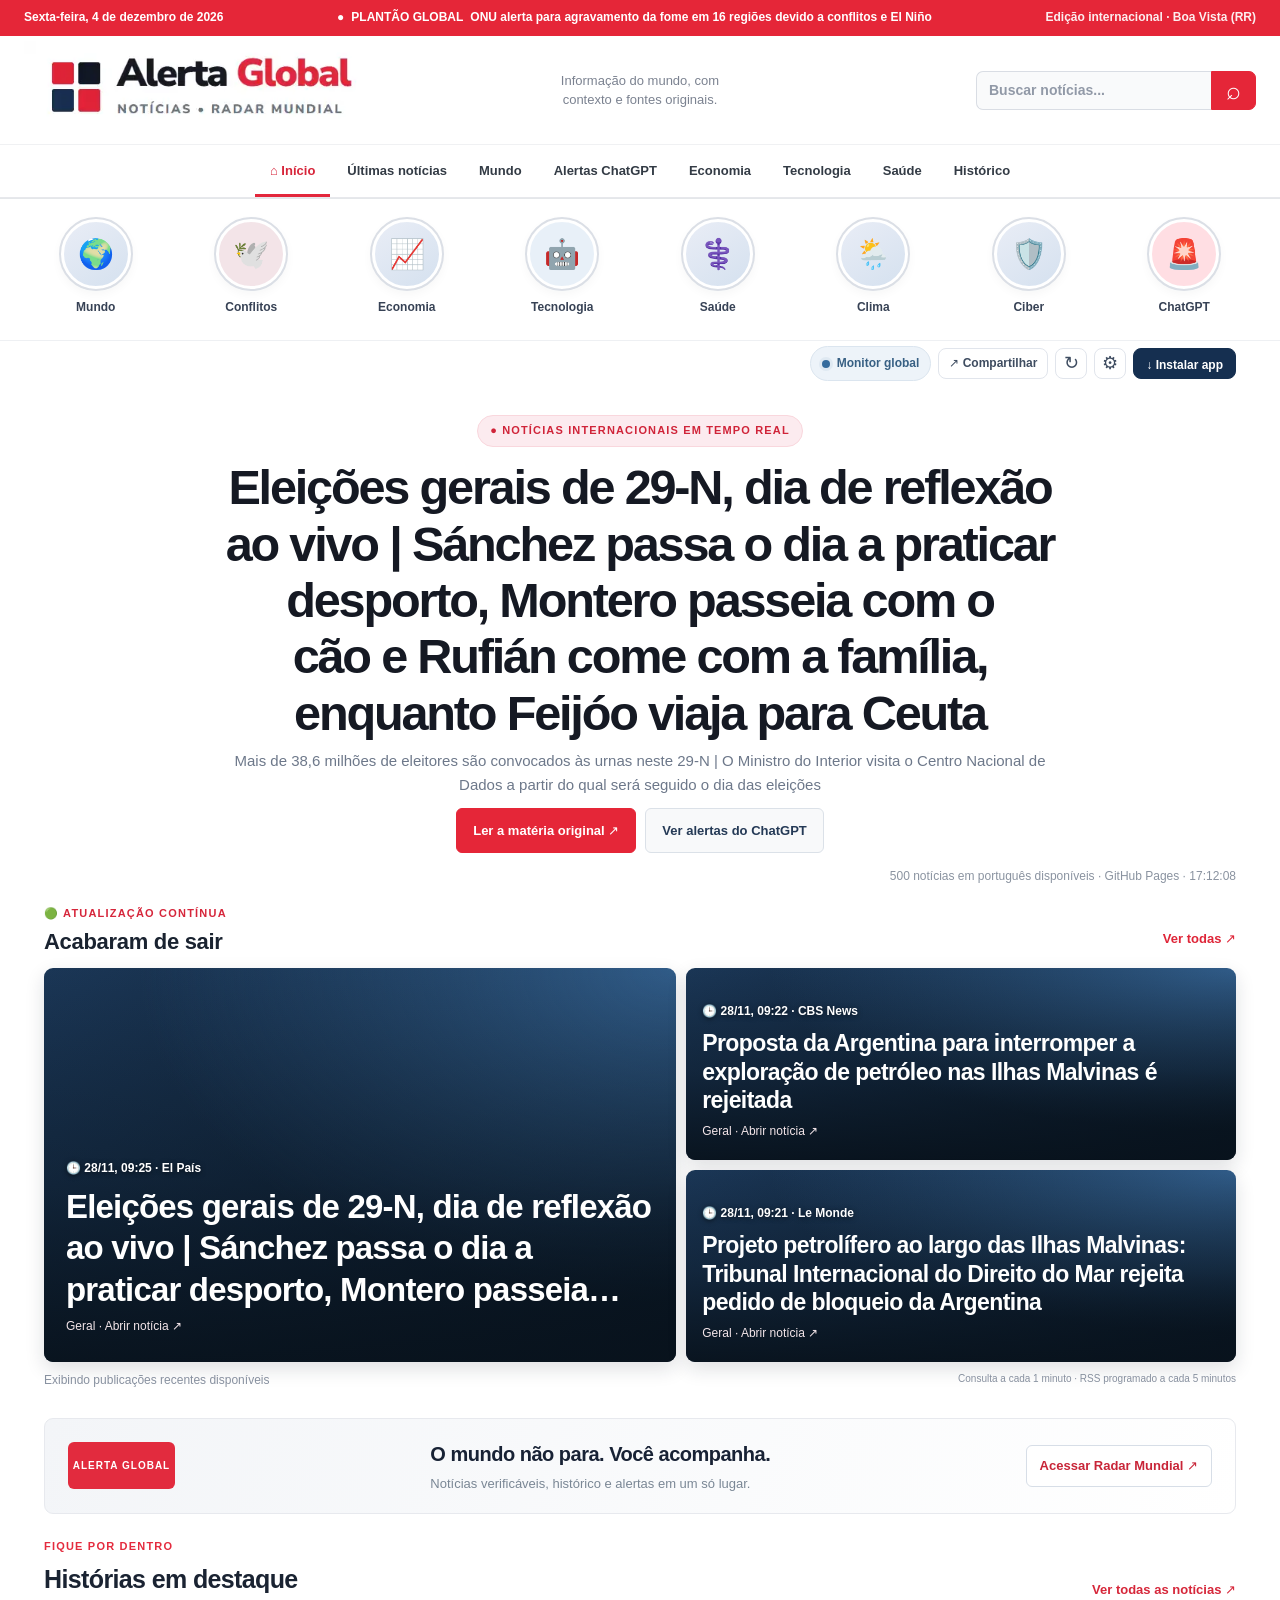
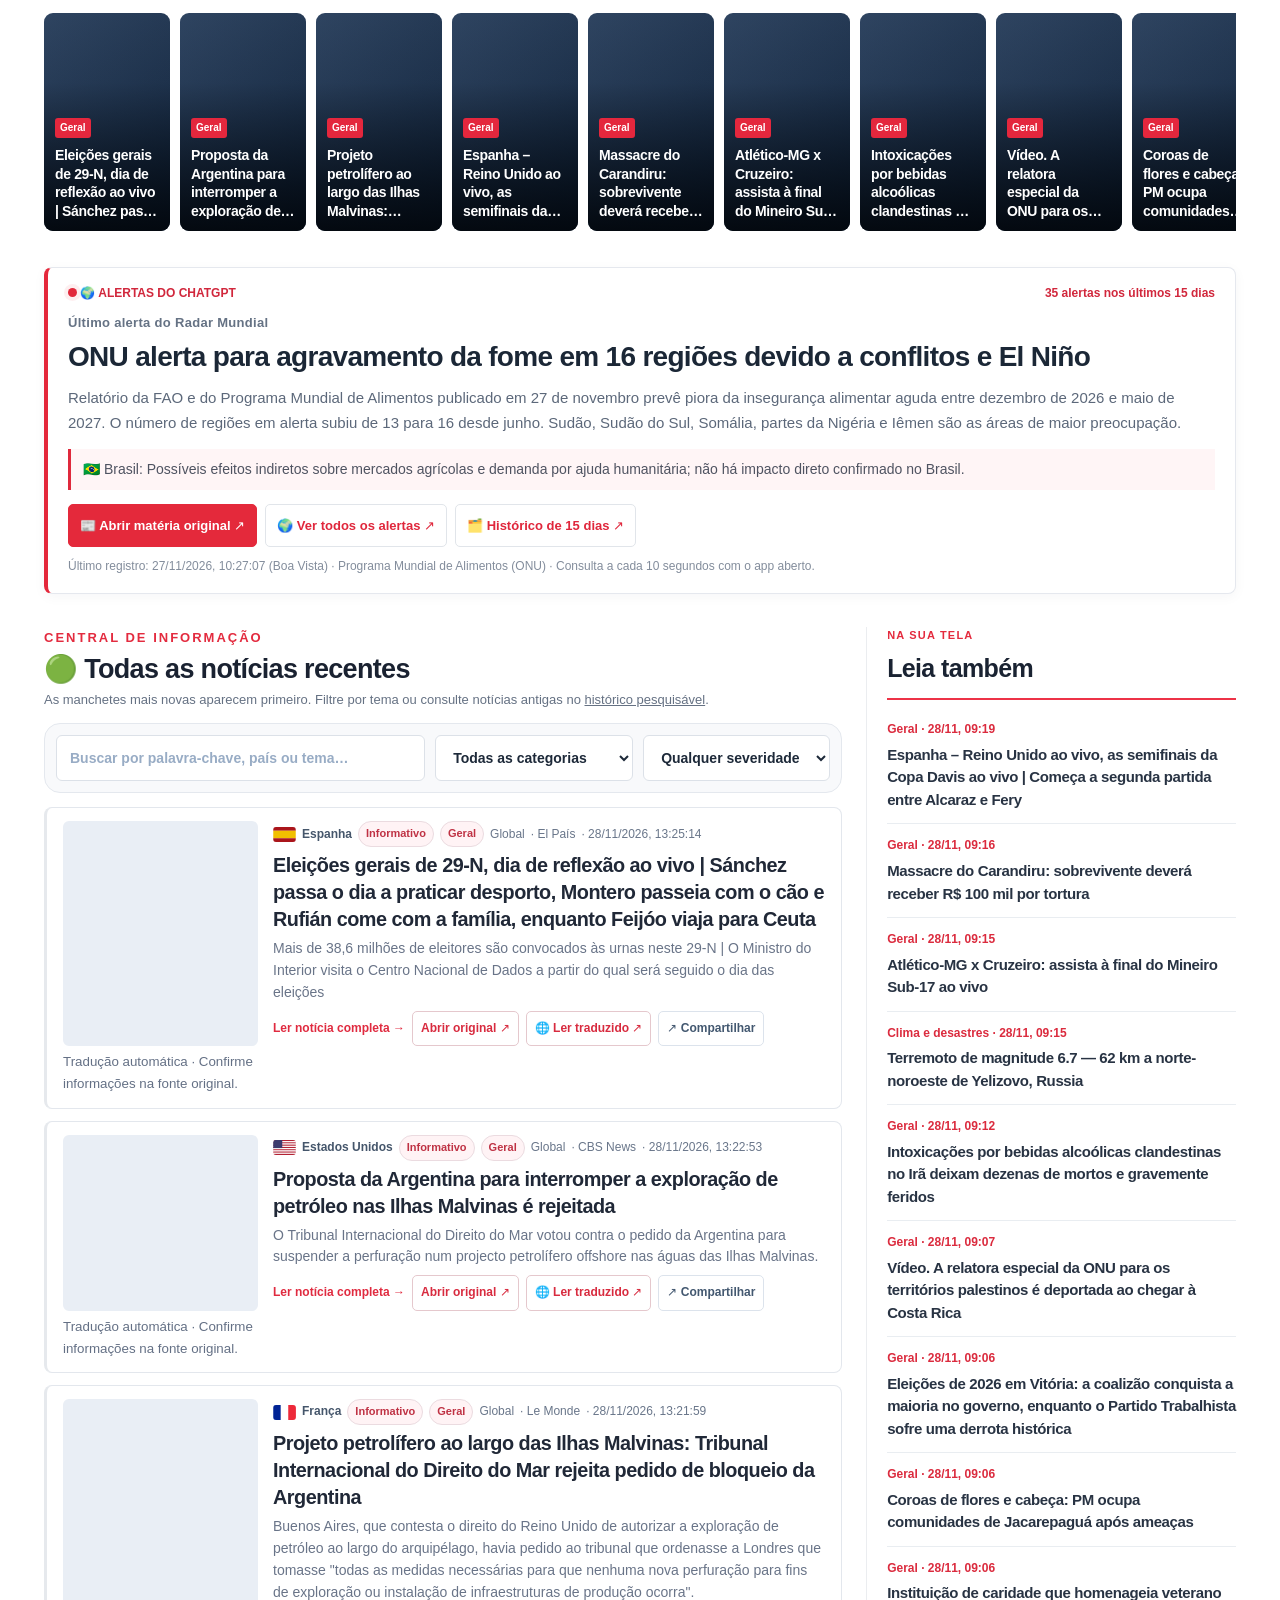
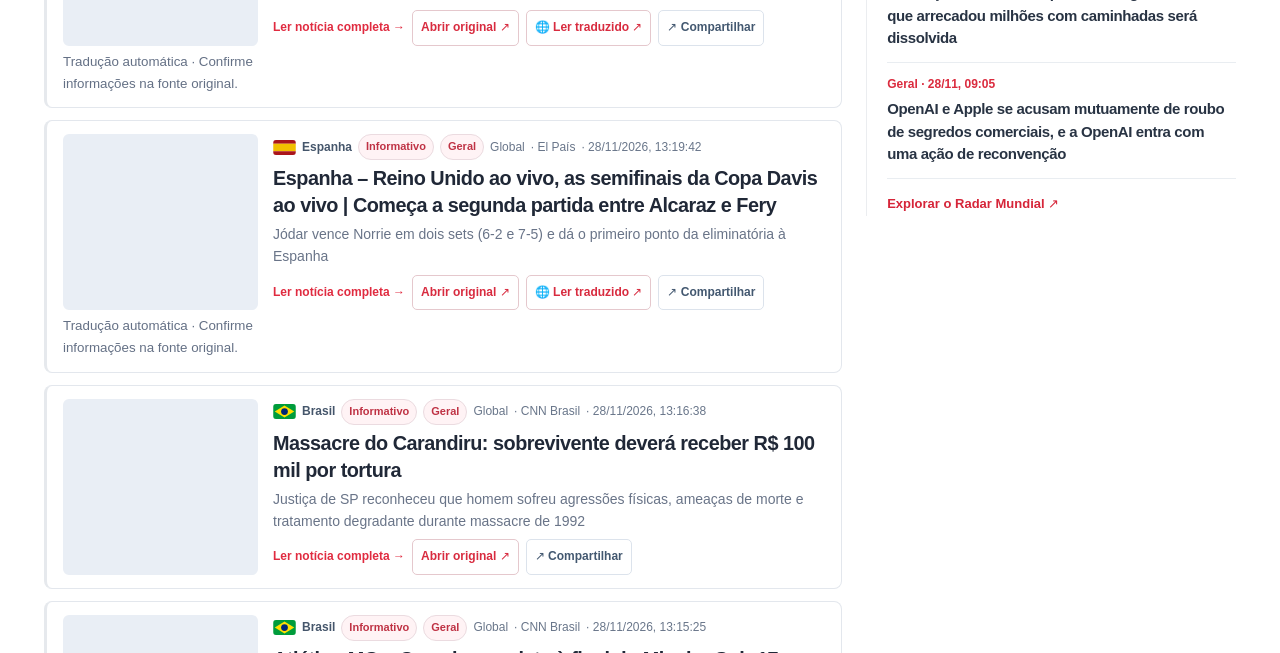
<file: atualizar-visual.html>
<!doctype html>
<html lang="pt-BR">
<head>
<meta charset="utf-8">
<meta name="viewport" content="width=device-width,initial-scale=1">
<meta name="theme-color" content="#df2337">
<title>Atualizar portal | Alerta Global</title>
<style>
*{box-sizing:border-box}html,body{min-height:100%;margin:0}body{font:15px/1.55 system-ui,-apple-system,"Segoe UI",sans-serif;background:#f7f8fa;color:#1b2737;display:grid;place-items:center;padding:24px}
main{background:#fff;border:1px solid #e2e7ed;border-top:3px solid #df2337;border-radius:22px;padding:28px;max-width:490px;width:100%;box-shadow:0 22px 65px #0009}
small{color:#df2337;font-weight:800;letter-spacing:.14em}h1{font-size:27px;margin:10px 0;line-height:1.2}p{color:#64748b}a{display:block;background:#df2337;color:white;text-align:center;text-decoration:none;border-radius:13px;padding:13px 17px;font-weight:800;margin-top:18px}a:focus-visible{outline:3px solid white;outline-offset:4px}
#status{min-height:27px;color:#e5f1ff}.colors{display:flex;gap:10px;margin:20px 0}.colors b{display:block;width:32px;height:32px;border:1px solid #ffffff50;border-radius:9px}.colors b:nth-child(1){background:#05070d}.colors b:nth-child(2){background:#e32e42}.colors b:nth-child(3){background:#0b1728}.colors b:nth-child(4){background:#f8fbff}
</style>
</head>
<body>
<main>
<small>ALERTA GLOBAL · ATUALIZAÇÃO DE TEMA</small>
<h1>🚨 Nova logo do Alerta Global</h1>
<p>Carregando a nova logo oficial no computador e no celular. Suas preferências e notícias continuam preservadas.</p>

<p id="status" role="status">Limpando apenas o cache antigo do Alerta Global...</p>
<a id="open" href="./index.html?tema=marca-desktop-mobile-20261117-v4">Abrir o Alerta Global atualizado</a>
</main>
<script>
(async()=>{
  const status=document.getElementById("status");
  try{
    if("serviceWorker" in navigator){
      const regs=await navigator.serviceWorker.getRegistrations();
      await Promise.all(regs.filter(reg=>new URL(reg.scope).pathname.includes("/alerta-global/")).map(reg=>reg.unregister()));
    }
    if("caches" in window){
      const keys=await caches.keys();
      await Promise.all(keys.filter(k=>k.startsWith("alerta-")).map(k=>caches.delete(k)));
    }
    status.textContent="Cache antigo limpo. Abrindo o novo visual...";
  }catch(error){
    console.warn("Limpeza parcial do cache:",error);
    status.textContent="Atualização preparada. Se necessário, toque no botão abaixo.";
  }
  location.replace("./index.html?tema=marca-desktop-mobile-20261117-v4");
})();
</script>
</body>
</html>
</file>
<file: portal-claro.css>
/* Alerta Global — visual inspirado em portais jornalísticos
   17/11/2026 • Branco / preto / vermelho / azul-marinho
   As matérias continuam vindo do RSS e da curadoria, sem conteúdo demonstrativo. */
:root{color-scheme:light;--bg:#f7f8fa;--panel:#fff;--line:#e1e5eb;--text:#19202c;--muted:#647085;--crit:#df2337;--high:#e35661;--med:#a86c41;--low:#526d94;--ok:#194573;--ag-black:#151923;--ag-navy:#152b46;--ag-red:#df2337;--ag-white:#fff}
html{background:#fff;scroll-padding-top:85px}
body{background:#fff;color:#172131;font-family:Inter,-apple-system,BlinkMacSystemFont,"Segoe UI",Arial,sans-serif}
body::before{display:none!important}
a{color:inherit}
a:hover{color:#cf2034}
:where(a,button,input,select):focus-visible{outline:3px solid #e94053;outline-offset:3px}
.portal-sr{position:absolute!important;width:1px;height:1px;padding:0;margin:-1px;overflow:hidden;clip:rect(0,0,0,0);white-space:nowrap;border:0}
.portal-width{width:min(100%,1280px);margin-inline:auto;padding-inline:24px}
.app-layout{display:block!important;max-width:none!important;min-height:100vh}
.side{display:none!important}
.workspace{min-width:0;width:100%;max-width:none!important}

/* Faixa vermelha, identidade editorial e menu horizontal */
.portal-topline{background:#e52638;color:#fff;min-height:31px;font-size:10px;font-weight:650}
.portal-topline-inner{display:flex;align-items:center;justify-content:space-between;gap:18px;min-height:31px}
.portal-topline a{color:#fff;text-decoration:none}
.portal-topline a:hover{color:#fff;text-decoration:underline}
.portal-breaking{display:flex;align-items:center;gap:7px;white-space:nowrap;min-width:0;max-width:50%}
.portal-breaking span{overflow:hidden;text-overflow:ellipsis;white-space:nowrap}
.portal-topline-right{white-space:nowrap;opacity:.92}
.portal-header{background:#fff;border-bottom:1px solid #e4e7ea;position:relative;z-index:10}
.portal-masthead{min-height:95px;display:grid;grid-template-columns:minmax(230px,1fr) minmax(180px,1fr) minmax(240px,1fr);align-items:center;gap:15px}
.portal-brand{display:flex;align-items:center;gap:12px;min-width:0;text-decoration:none!important;color:#171b25}
.portal-brand:hover{color:#171b25}
.portal-mark{width:49px;height:49px;background:#fff;display:grid;grid-template-columns:repeat(2,1fr);grid-template-rows:repeat(2,1fr);gap:4px;flex:none;padding:3px}
.portal-mark i{background:#df2337;display:block;border-radius:2px}
.portal-mark i:nth-child(2){background:#111826}
.portal-mark i:nth-child(3){background:#172e4e}
.portal-brandtext{display:flex;flex-direction:column;min-width:0}
.portal-brandtext strong{font-size:clamp(23px,2.7vw,30px);color:#151923;font-weight:950;letter-spacing:-1.2px;line-height:1.05;white-space:nowrap}
.portal-brandtext em{font-style:normal;color:#e1273b}
.portal-brandtext small{font-size:9px;font-weight:850;letter-spacing:1.6px;color:#6a7382;margin-top:5px}
.portal-masthead-description{font-size:11px;color:#7b8290;text-align:center;max-width:195px;margin:auto;line-height:1.5}
.portal-search{display:flex;min-width:0;justify-self:end;width:min(100%,280px);height:39px}
.portal-search input{background:#f9fafb;color:#192333;border:1px solid #d9dde4;border-right:0;border-radius:7px 0 0 7px;flex:1;min-width:0;padding:8px 12px;font-size:12px;outline-offset:0}
.portal-search input::placeholder{color:#9199a7}
.portal-search button{background:#e52638;border:1px solid #e52638;color:#fff;border-radius:0 7px 7px 0;min-width:45px;font-size:25px;line-height:1}
.portal-search button:hover{background:#bd1b2c}
.portal-primary-nav{border-top:1px solid #f0f1f3;border-bottom:1px solid #e7e8ec;background:#fff}
.portal-nav-scroll{display:flex;align-items:center;gap:2px;justify-content:center;overflow-x:auto;scrollbar-width:none;-webkit-overflow-scrolling:touch}
.portal-nav-scroll::-webkit-scrollbar{display:none}
.portal-primary-nav a{flex:none;padding:13px 14px 12px;color:#333b45;text-decoration:none;font-size:11px;font-weight:750;border-bottom:3px solid transparent;white-space:nowrap}
.portal-primary-nav a:hover,.portal-primary-nav a.is-home{color:#d7253a;border-bottom-color:#e3273c}

/* Categorias circulares com fotos reais quando houver imagem no RSS */
.portal-topics{margin:0 auto;border-bottom:1px solid #eef0f3;padding-block:20px 22px}
.portal-topic-list{display:grid;grid-template-columns:repeat(8,minmax(0,1fr));gap:12px;align-items:start}
.portal-topic{display:flex;flex-direction:column;align-items:center;gap:7px;text-align:center;text-decoration:none;color:#374255;font-size:10px;font-weight:800;min-width:0}
.portal-topic:hover{color:#e1273b}
.portal-topic-picture{width:70px;height:70px;border-radius:50%;background:linear-gradient(145deg,#e9edf6,#d5e1ef);border:3px solid #fff;outline:2px solid #dbdfe6;box-shadow:0 4px 12px #0d24330c;display:flex;align-items:center;justify-content:center;font-size:29px;position:relative;overflow:hidden;transition:outline-color .17s,transform .17s}
.portal-topic:hover .portal-topic-picture{outline-color:#dc263b;transform:translateY(-2px)}
.portal-topic-picture img{position:absolute;inset:0;width:100%;height:100%;object-fit:cover}
.portal-topic:nth-child(2) .portal-topic-picture{background:#f3e4e8}
.portal-topic:nth-child(4) .portal-topic-picture{background:#e8f0f8}
.portal-topic:nth-child(8) .portal-topic-picture{background:#ffdee3}

/* Faixa auxiliar preserva os controles originais (atualizar, instalar, compartilhar) */
.topbar{position:relative!important;min-height:45px!important;max-width:1240px;margin:auto;padding:5px 24px!important;border:0!important;background:#fff!important;display:flex!important;align-items:center;justify-content:flex-end;box-shadow:none!important;backdrop-filter:none!important}
.topbar-copy,.topbar .mobile-brand{display:none!important}
.topbar .top-actions{margin:0!important;gap:7px;display:flex!important;align-items:center;flex-wrap:wrap}
.topbar .status-pill{display:inline-flex!important;background:#edf3f9;border:1px solid #dbe5ef;color:#386084;font-size:10px;box-shadow:none}
.topbar .dot{background:#356b9d;box-shadow:0 0 0 3px #356b9d12}
.topbar .share-btn,.topbar .icon-action{display:inline-flex!important;align-items:center;justify-content:center;color:#3e4c60;background:#fff;border:1px solid #e1e5ec;border-radius:8px;min-height:30px;height:31px;box-shadow:none}
.topbar .share-btn{font-size:10px;padding:6px 10px}
.topbar .icon-action{width:32px;font-size:18px}
.topbar .install-btn{border-radius:8px;background:#152f50;color:#fff;border:1px solid #152f50;padding:7px 12px;font-size:10px;box-shadow:none;min-height:31px;height:31px}
.topbar .install-btn:hover{background:#23496e}

/* Ordem editorial: manchete, fotos, histórias, notícias, radar e arquivo */
main{max-width:1240px!important;width:100%;margin:0 auto!important;display:flex;flex-direction:column;padding:12px 24px 70px!important}
main>.banner{order:0}
main>.hero{order:1}
main>.status-text{order:2}
main>.offline-note{order:2}
main>.fresh-section{order:3}
main>.portal-promo{order:4}
main>.portal-stories{order:5}
main>.curation-live{order:6}
main>.portal-news-section{order:7}
main>.radar{order:8}
main>#editorial{order:9}
main>#curadoria{order:10}
main>.archive-section{order:11}
main>.levels{order:12}
main>.sources-panel{order:13}
main>.settings{order:14}
main>.footer{order:15}
main>.hero{margin:5px 0 0;padding:12px 10px 14px;display:flex;align-items:center;justify-content:center;min-height:0;border:0;background:#fff;box-shadow:none;border-radius:0;text-align:center;overflow:visible}
.hero::before,.hero::after{display:none!important}
.hero-copy{max-width:950px;margin:0 auto}
.hero-label{display:inline-block;background:#fcebef;color:#d02439;border:1px solid #f9d7dd;border-radius:999px;padding:6px 12px;letter-spacing:1.15px;font-weight:850;font-size:10px}
.hero h2{font-weight:900;font-size:clamp(26px,3.3vw,43px);line-height:1.18;letter-spacing:-1.45px;color:#151923;margin:12px 0 8px;text-wrap:balance}
.hero h2 em{color:#e3263b;background:none;-webkit-text-fill-color:currentColor}
.hero p{font-size:12px;color:#6d788a;max-width:830px;margin:0 auto;line-height:1.55}
.hero-cta{justify-content:center;margin-top:11px;gap:9px}
.hero-cta a{background:#e52638;border:1px solid #e52638;color:white;box-shadow:none;font-size:10px;padding:9px 14px;border-radius:6px}
.hero-cta a:hover{background:#bb1d30;color:white}
.hero-cta .hero-curation-link{background:#f8f9fa;color:#253a56;border:1px solid #dbe1e8}
.hero-cta .hero-curation-link:hover{background:#f0f2f5;color:#d82639;border-color:#d0d7e0}
.status-text{font-size:10px;text-align:right;color:#8a93a0;margin:0 0 6px;min-height:14px}
.offline-note{background:#fff8ec;border:1px solid #eccb83;color:#776034}

/* Três manchetes com fotos e sobreposição, como na referência */
.fresh-section{margin:7px 0 23px!important;padding:0!important;background:transparent!important;border:0!important;box-shadow:none!important;border-radius:0!important}
.fresh-header{display:flex;align-items:end;justify-content:space-between;gap:12px;margin:0 0 13px}
.fresh-header h2{font-size:17px;color:#1a2330;font-weight:900;margin:2px 0 0;letter-spacing:-.3px}
.fresh-header small{font-size:9px;font-weight:900;letter-spacing:1.2px;color:#d6263b}
.fresh-header p{display:none}
.fresh-header>a{padding:6px 0;background:transparent;border:0;color:#df2538;font-size:11px;font-weight:750}
.fresh-header>a:hover{text-decoration:underline}
.fresh-grid{display:grid;grid-template-columns:1.15fr 1fr;grid-template-rows:repeat(2,minmax(164px,1fr));gap:10px;margin:0!important;min-height:394px}
.fresh-card{isolation:isolate;display:flex;align-items:flex-end;position:relative;overflow:hidden;border-radius:9px!important;background:radial-gradient(ellipse at 100% 0%,#315d8a 0%,transparent 60%),linear-gradient(145deg,#1b3757,#081522)!important;box-shadow:0 7px 19px #141b2923!important;padding:0!important;min-height:0;height:192px;border:0!important;color:#fff!important;transform:none;transition:transform .18s,box-shadow .18s}
.fresh-card:first-child{grid-row:span 2;height:auto;min-height:394px}
.fresh-card:nth-child(n+4){display:none!important}
.fresh-card:hover{transform:translateY(-2px);box-shadow:0 12px 27px #131d2840!important;color:#fff!important}
.fresh-card img{display:block!important;position:absolute;z-index:-2;inset:0;width:100%;height:100%;max-width:none;object-fit:cover;border:0;border-radius:0}
.fresh-card::before{content:"";position:absolute;inset:0;background:linear-gradient(0deg,#08121ce8 0%,#08121c55 47%,#08121c05 100%);z-index:-1;pointer-events:none}
.fresh-card span{padding:16px 16px 18px;z-index:1;display:flex;flex-direction:column;gap:7px;min-width:0;width:100%;color:white}
.fresh-card:first-child span{padding:22px 22px 25px}
.fresh-card small{color:#fff!important;font-size:10px;font-weight:750;text-shadow:0 1px 5px #0009}
.fresh-card strong{color:#fff!important;font-size:clamp(15px,2vw,20px)!important;line-height:1.26;max-width:100%;-webkit-line-clamp:3}
.fresh-card:first-child strong{font-size:clamp(21px,2.55vw,30px)!important}
.fresh-card em{color:#f3e5e9;font-size:10px;font-style:normal}
.fresh-footer{margin-top:9px;color:#8a93a2;font-size:10px}
.fresh-footer span:last-child{font-size:10px}

/* Faixa horizontal / destaques verticais */
.portal-promo{display:flex;align-items:center;gap:16px;justify-content:space-between;padding:19px 23px;min-height:89px;margin:4px 0 24px;background:linear-gradient(110deg,#f3f5f8,#fff);border:1px solid #e7e9ee;border-radius:9px;color:#182235}
.portal-promo-badge{display:flex;align-items:center;justify-content:center;text-align:center;max-width:107px;min-height:47px;flex:0 0 107px;background:#e22b3e;color:#fff;border-radius:6px;font-size:10px;letter-spacing:1px;font-weight:950}
.portal-promo strong{display:block;font-weight:880;font-size:17px}
.portal-promo small{display:block;color:#7a8795;font-size:11px;margin-top:3px}
.portal-promo a{border:1px solid #d7dee7;color:#c82538;background:white;text-decoration:none;font-weight:800;font-size:11px;padding:9px 13px;border-radius:6px;white-space:nowrap}
.portal-promo a:hover{background:#fce9ed}
.portal-stories{margin:0 0 29px}
.portal-section-heading{display:flex;align-items:end;justify-content:space-between;gap:15px;margin-bottom:13px}
.portal-section-heading span,.portal-sidebar-title span{display:block;color:#e42b3e;letter-spacing:1.2px;font-size:9px;font-weight:850}
.portal-section-heading h2,.portal-sidebar-title h2{margin:3px 0 0;font-size:21px;font-weight:900;color:#1a2332;letter-spacing:-.55px}
.portal-section-heading>a{font-size:11px;font-weight:750;color:#d6273a;text-decoration:none}
.portal-stories-rail{display:grid;grid-auto-flow:column;grid-auto-columns:minmax(126px,1fr);gap:10px;overflow-x:auto;overscroll-behavior-inline:contain;scroll-snap-type:x proximity;padding:0 0 7px;scrollbar-color:#d2d7df transparent}
.portal-story-card{position:relative;isolation:isolate;display:flex;align-items:end;min-width:0;height:198px;border-radius:9px;background:linear-gradient(145deg,#344b69,#0d2038);overflow:hidden;text-decoration:none;color:#fff;scroll-snap-align:start}
.portal-story-card img{position:absolute;inset:0;width:100%;height:100%;object-fit:cover;z-index:-2}
.portal-story-card::before{position:absolute;inset:0;content:"";background:linear-gradient(0deg,#02060be8,#13213529 68%);z-index:-1}
.portal-story-card>span{display:flex;flex-direction:column;gap:8px;padding:11px;color:white;width:100%;line-height:1.2}
.portal-story-card em{font-style:normal;background:#e4273d;color:white;font-size:8px;font-weight:800;border-radius:3px;padding:4px 5px;align-self:flex-start}
.portal-story-card strong{display:-webkit-box;-webkit-line-clamp:4;-webkit-box-orient:vertical;overflow:hidden;font-size:11px;color:#fff;font-weight:830}
.portal-story-card:hover{color:white;transform:translateY(-2px)}
.portal-story-card:focus-visible{outline-offset:2px}
.portal-stories-rail>p{color:#69778a;font-size:12px}

/* Plantão ChatGPT claro, integrado ao visual do portal */
.curation-live{margin:0 0 28px!important;border:1px solid #e5e8ee!important;border-left:4px solid #e4283b!important;box-shadow:0 3px 13px #15253b0a!important;border-radius:8px!important;padding:16px 20px!important;background:#fff!important;color:#1c2739}
.curation-live-top{color:#d1273c;font-size:10px;font-weight:900}
.curation-live-pulse{background:#e1293b;box-shadow:0 0 0 4px #e1293b13}
.curation-live h2{font-size:10px;color:#657284;font-weight:750;margin:8px 0 6px}
.curation-live-title{font-size:clamp(17px,2vw,23px);line-height:1.3;font-weight:900;color:#1b2736}
.curation-live-title:hover{color:#d8273b}
.curation-live-summary{color:#5c687a;font-size:12px;line-height:1.65}
.curation-live-impact{background:#fff5f6;color:#4f5361;border-color:#df293c;font-size:11px;padding:9px 12px}
.curation-live-actions a{color:#e0273c;background:#fff;border:1px solid #e1e5ea;border-radius:5px;font-size:10px}
.curation-live-actions a:first-child{color:#fff;background:#e4293b;border-color:#e4293b}
.curation-live-actions a:hover{color:#cf2337;background:#f6f7f9}
.curation-live-actions a:first-child:hover{background:#bc2033;color:white}
.curation-live-note{font-size:10px;color:#838d9c}

/* Leitura em duas colunas, com últimas notícias à direita */
.portal-news-section{margin:5px 0 33px}
.portal-news-columns{display:grid;grid-template-columns:minmax(0,2.05fr) minmax(245px,.95fr);gap:24px;align-items:start}
.portal-news-left{min-width:0}
.portal-news-left .section-header{margin:0 0 12px}
.portal-news-left .section-header h2{font-size:22px;font-weight:900;color:#1a2231}
.portal-news-left .section-header .eyebrow{color:#e32b3f}
.portal-news-left .section-header p{color:#657183}
.portal-news-left .toolbar{background:#f8f9fb;border:1px solid #e4e8ee;padding:11px;box-shadow:none;margin:0 0 14px}
.portal-news-left .toolbar :is(input,select){background:white;color:#1d2939;border-color:#dce1e8;border-radius:6px}
.portal-news-left .toolbar select{min-width:120px}
.portal-news-left .filter-result{background:#fff3f4;color:#792536;border:1px solid #f2c2cb}
.portal-news-left #feed{display:grid;grid-template-columns:minmax(0,1fr);gap:12px;margin:0}
.portal-news-left .card{display:flex;flex-direction:column;min-width:0;padding:13px 16px;background:white!important;color:#1c2736!important;border:1px solid #e3e7ed!important;border-left:3px solid #e6e9ed!important;border-radius:8px!important;box-shadow:none}
.portal-news-left .card.crit{border-left-color:#e3263a!important}
.portal-news-left .card.high{border-left-color:#f08086!important}
.portal-news-left .card:hover{border-color:#c4cdd9!important;box-shadow:0 6px 18px #1723340b}
.portal-news-left .card.has-image{display:grid;grid-template-columns:174px minmax(0,1fr);grid-template-areas:"photo meta" "photo title" "photo summary" "photo actions";grid-template-rows:auto auto 1fr auto;column-gap:15px;row-gap:5px;align-items:start}
.portal-news-left .card.has-image>.card-image{grid-area:photo;width:174px;height:153px;object-fit:cover;align-self:start;border-radius:6px;border:0;margin:0;background:#e9eef5}
.portal-news-left .card>.meta{grid-area:meta;color:#69768a;font-size:10px;display:flex;align-items:center;gap:6px;min-width:0}
.portal-news-left .card>.meta .country{color:#45566b}
.portal-news-left .card>.meta .tag{padding:3px 7px;font-size:9px;border:1px solid #ebdbe0;background:#fff3f5;color:#bf3244}
.portal-news-left .card>h3{grid-area:title;font-size:clamp(15px,1.4vw,18px);line-height:1.25;color:#202837;margin:0}
.portal-news-left .card>p{grid-area:summary;color:#697488;font-size:11px;line-height:1.5;max-height:4.6em;overflow:hidden}
.portal-news-left .card>.card-actions{grid-area:actions;margin-top:2px;gap:7px}
.portal-news-left .card .card-read-more{color:#e02b40;font-size:10px}
.portal-news-left .card .card-open-button{border-radius:5px;padding:7px 8px;min-height:30px;background:#fff;border:1px solid #e5c8cd;color:#d82b3f!important;font-size:10px}
.portal-news-left .card .card-share-button{background:#fff;border:1px solid #dce3ec;color:#435870;font-size:10px;border-radius:5px;min-height:30px;padding:7px 8px}
.portal-news-left .card>.detail{grid-column:1/-1;border-top:1px solid #e9edf0}
.portal-news-left .card>.detail p{color:#617087}
.portal-news-left .card>.card-map{grid-column:1/-1}
.portal-news-left .card>.card-full-link{grid-area:1 / 1 / -1 / -1;z-index:2}
.portal-news-left .card .card-actions a,.portal-news-left .card .card-actions button{z-index:3}
.portal-news-left .card:not(.has-image)>.meta{margin-bottom:5px}
.portal-news-sidebar{border-left:1px solid #ebedf0;padding-left:20px;min-width:0}
.portal-sidebar-title{padding-bottom:10px;border-bottom:2px solid #ed3347;margin-bottom:8px}
.portal-sidebar-title h2{font-size:20px}
.portal-aside-list{display:grid}
.portal-aside-item{display:block;padding:12px 0;border-bottom:1px solid #e9edf1;text-decoration:none}
.portal-aside-item small{display:block;font-size:10px;color:#db2b3e;font-weight:800;margin-bottom:4px}
.portal-aside-item strong{display:block;font-size:12px;line-height:1.42;color:#283343;font-weight:800}
.portal-aside-item:hover strong{color:#d62439}
.portal-aside-more{display:inline-block;color:#d62539;text-decoration:none;font-weight:800;margin-top:14px;font-size:11px}

/* Radar, artigos editoriais e seções secundárias */
.radar{margin:10px 0 32px}
.radar-head h2,.section-header h2{font-size:23px;color:#1d2838}
.radar-head p,.section-header p{color:#69778b}
#radarCount{color:#b7283a;background:#fff1f4;border:1px solid #f3ccd4}
.radar-feed{gap:12px}
.radar-item,.radar-item:first-child{background:linear-gradient(150deg,#142a49,#071420);border:0;border-radius:9px;color:white}
.radar-item:first-child{background:radial-gradient(ellipse at 100% 0%,#b924394d,transparent),linear-gradient(145deg,#183352,#0b1930)}
.radar-item small{color:#e0e9f2}
.radar-item strong{color:#fff}
.radar-item:after{color:#ffd2d9}
.radar-item:hover{color:#fff;border-color:#d8253a}
.editorial-section{margin:14px 0 30px}
.editorial-grid{display:grid;grid-template-columns:repeat(3,minmax(0,1fr));gap:13px}
.editorial-section .section-header .eyebrow{color:#dc273b}
.editorial-section .section-header h2{color:#1c2737}
.editorial-update{color:#8a94a1;font-size:10px}
.editorial-card{background:#fff!important;color:#1c2736!important;border:1px solid #e2e6eb!important;border-radius:8px!important;padding:14px!important;box-shadow:0 3px 13px #1423340a}
.editorial-cover{border-radius:7px;border:0;background:#edf1f5}
.editorial-card h3{color:#243041;font-size:15px}
.editorial-card p{color:#647185;font-size:11px}
.editorial-card .editorial-meta{color:#d22d42;font-size:10px}
.editorial-impact{border-color:#e5e9ee}
.editorial-impact strong{color:#d72a3e}
.editorial-actions a,.editorial-actions button{color:#e12b40!important;background:#fff!important;border:1px solid #e5ccd2!important;border-radius:5px!important;font-size:10px}
.editorial-actions button{background:#e32a3d!important;color:white!important;border-color:#e32a3d!important}
.curation-source,.curation-source-in-list{background:#fff!important;color:#263349!important;border:1px solid #e3e6ec!important}
.curation-source:hover,.curation-source-in-list:hover{background:#fff8fa!important;border-color:#e6a6b3!important}
.curation-source small,.curation-card-stamp{color:#6c7d90}
.curation-source span:last-child{color:#dd2b40}
.curation-history-link{background:#fff1f3;color:#d72d40;border:1px solid #f1cbd1;border-radius:5px}
.sources-panel,.archive-section{background:#fff!important;border:1px solid #e3e7ed!important;border-radius:9px!important;color:#223046!important;box-shadow:none!important;padding:20px!important}
.sources-head h2,.archive-head h2{color:#1f2c3d}
.sources-head p,.archive-head p,.sources-disclaimer{color:#768399}
.source-time,#archiveTotal{background:#fff1f4;color:#c9273d;border:1px solid #f1c5cd}
.sources-stats .sources-stat,.source-row,.archive-card{background:#fff!important;border:1px solid #e4e8ee!important;color:#233046!important;border-radius:6px}
.sources-stat strong,.source-row strong,.archive-card h3{color:#1e2b3c}
.sources-stat span,.source-row small,.archive-card p{color:#6c7b8e}
.archive-filters label{color:#42556a}
.archive-filters select,.archive-filters input{background:#fff!important;color:#25334a!important;border:1px solid #dce2ea}
.archive-filters button,.feed-pager button{background:#e1283d;color:white;border:1px solid #e1283d;border-radius:6px;box-shadow:none}
.archive-card.is-chatgpt{border-left:3px solid #df2337!important}
.archive-card small{color:#d0293e}
.archive-card .archive-impact{background:#fff9f9;color:#566277;border-color:#f1d5dc}
.archive-card a{color:#d1293c}
.archive-status,.feed-pager{color:#6f7c8e}
.levels{grid-template-columns:repeat(4,minmax(0,1fr));gap:10px;margin:10px 0 24px}
.level,.level.crit{background:#fafbfc!important;border:1px solid #e5e8ed!important;border-top:3px solid #e1e5eb!important;color:#24354c!important;box-shadow:none!important;min-height:96px;padding:13px}
.level.crit{border-top-color:#e32a3f!important}
.level.high{border-top-color:#e98b94!important}
.level.med{border-top-color:#d3a5aa!important}
.level.low{border-top-color:#7894ae!important}
.level strong{color:#22334c!important;font-size:25px}
.level.crit strong{color:#e12c41!important}
.level span{color:#63738a}
.level[aria-pressed="true"]{background:#fff0f3!important;border-color:#e95364!important}
.level[aria-pressed="true"]::after{color:#e12d42}
.empty{background:#fafbfc;border:1px dashed #d3dbe6;color:#647287}
.settings,.settings.open{background:#fff;color:#25334a;border:1px solid #e4e8ec}
.settings label,.note{color:#6c7c91}
.settings input,.settings select{background:#fff;color:#1d2d41;border:1px solid #d4dce6}
.settings button{background:#e32a3e;border-color:#e32a3e;color:#fff}
.settings .ghost{background:#f5f6f8;border-color:#d9e0e8;color:#25334b}
.banner.show{background:#fff3f4;border:1px solid #efc3ca;color:#782838}
.banner h2,.banner li{color:#af253b}
.footer{border-top:1px solid #e6e9ed;color:#8995a3;margin-top:30px}
.share-panel{background:white!important;border:1px solid #e2e7ee!important;color:#1f2a3b;box-shadow:0 20px 80px #19263b44}
.share-panel h2{color:#1a2534}
.share-panel p{color:#67768a}
.share-options a,.share-options button{background:#f7f9fb;color:#29394b;border:1px solid #e0e6ee}
.share-close{color:#2e3f55}

/* Navegação móvel inferior e menu de gaveta continuam funcionais */
.bottom-nav{background:#ffffffed!important;border:1px solid #e3e7eb!important;box-shadow:0 7px 35px #1420342c!important}
.bottom-nav a,.bottom-nav button{color:#596579!important;background:transparent!important}
.bottom-nav a.active,.bottom-nav a[aria-current="page"],.bottom-nav button[aria-expanded="true"]{color:#d52c40!important;background:#fff0f2!important;border-color:#f4d0d6!important;box-shadow:none!important}
.bottom-nav .curation-bottom-link{color:#d9293e!important}
.mobile-nav-backdrop:not([hidden]){background:#101727b7}
.mobile-drawer:not([hidden]){background:#fff!important;border-left:1px solid #e1e6eb!important}
.mobile-drawer-brand strong{color:#1c2535}
.mobile-drawer-brand small,.mobile-drawer-label{color:#66788f}
.mobile-drawer-links a,.mobile-drawer-links button{background:#f6f8fa;color:#34435b;border:1px solid #e1e6ed}
.mobile-drawer-links a.active,.mobile-drawer-links a[aria-current="page"]{background:#fff0f3;color:#c9283d;border-color:#edb3bd}
.mobile-drawer-links a>span,.mobile-drawer-links button>span{background:#e8ecf2}
.mobile-drawer-links b{color:#e13648}
.mobile-drawer-close{background:#e3283c;border:1px solid #e3283c;color:white}
.mobile-live{background:#f7f9fc;border:1px solid #e4e9ef;color:#63758c}
.mobile-live-tag{border-color:#dce3ec;color:#526980}
.mobile-drawer-footer{color:#7d8a9e}

/* Tamanhos: masthead, categorias, fotos e colunas se adaptam ao celular */
@media(max-width:1100px){
 .portal-width{padding-inline:17px}
 .portal-masthead{grid-template-columns:1fr minmax(240px,1fr)}
 .portal-masthead-description{display:none}
 .portal-nav-scroll{justify-content:flex-start}
 .portal-news-columns{grid-template-columns:minmax(0,1.8fr) minmax(220px,.85fr);gap:16px}
 .portal-news-sidebar{padding-left:15px}
 .portal-news-left .card.has-image{grid-template-columns:145px minmax(0,1fr)}
 .portal-news-left .card.has-image>.card-image{width:145px;height:132px}
 .portal-stories-rail{grid-auto-columns:145px}
 .editorial-grid{grid-template-columns:repeat(2,minmax(0,1fr))}
}
@media(max-width:900px){
 .side{display:none!important}
 .topbar{position:relative!important;top:auto!important;min-height:45px!important;padding:5px 16px!important;background:#fff!important}
 .topbar .top-actions #refreshBtn,.topbar .top-actions #installBtn{display:flex!important}
 .topbar .top-actions #settingsBtn,.topbar .top-actions #shareBtn{display:flex!important}
 .topbar .status-pill{display:none!important}
 main{padding:9px 16px 116px!important}
 .portal-topic-list{display:flex;justify-content:flex-start;gap:20px;overflow-x:auto;scrollbar-width:none;padding:4px 3px}
 .portal-topic{flex:0 0 70px}
 .portal-topic-picture{width:64px;height:64px}
 .fresh-grid{min-height:360px}
 .fresh-card:first-child{min-height:360px}
 .fresh-card{height:175px}
 .portal-news-columns{grid-template-columns:minmax(0,1fr)}
 .portal-news-sidebar{border-left:0;border-top:1px solid #e5e9ee;padding:15px 0 0}
 .portal-aside-list{display:grid;grid-template-columns:repeat(2,minmax(0,1fr));gap:0 18px}
 .portal-stories-rail{grid-auto-columns:135px}
 .editorial-grid{grid-template-columns:repeat(2,minmax(0,1fr))}
 .bottom-nav{display:grid!important}
}
@media(max-width:620px){
 .portal-topline-inner{gap:8px;min-height:29px}
 .portal-topline-right{display:none}
 .portal-topline{font-size:9px}
 .portal-breaking{max-width:60%}
 .portal-masthead{min-height:67px;padding-block:9px;grid-template-columns:1fr auto;gap:8px}
 .portal-mark{width:33px;height:33px;gap:2px;padding:2px}
 .portal-brand{gap:7px}
 .portal-brandtext strong{font-size:20px;letter-spacing:-.8px}
 .portal-brandtext small{font-size:7px;letter-spacing:.7px}
 .portal-search{width:39px;height:36px}
 .portal-search input{position:absolute;width:1px;height:1px;opacity:0;pointer-events:none}
 .portal-search button{border-radius:7px;min-width:37px;width:37px;height:36px;font-size:23px}
 .portal-primary-nav a{padding:11px 10px 9px;font-size:10px}
 .portal-topics{padding-block:14px 16px}
 .portal-topic-list{gap:13px}
 .portal-topic{flex-basis:64px;gap:5px;font-size:9px}
 .portal-topic-picture{width:56px;height:56px;font-size:25px}
 .topbar{padding:5px 12px!important;min-height:40px!important}
 .topbar .top-actions{gap:5px}
 .topbar .top-actions #settingsBtn,.topbar .top-actions #shareBtn{display:none!important}
 .topbar .icon-action{height:30px;width:31px}
 .topbar .install-btn{font-size:9px;min-height:30px;height:30px;padding:5px 8px}
 main{padding:7px 12px 120px!important}
 main>.hero{padding:8px 2px 10px;margin:0}
 .hero-label{font-size:8px;letter-spacing:.7px;padding:5px 8px}
 .hero h2{font-size:clamp(24px,6.7vw,32px);letter-spacing:-.9px}
 .hero p{font-size:11px}
 .hero-cta a{font-size:10px;padding:8px 10px}
 .status-text{text-align:center}
 .fresh-header h2{font-size:17px}
 .fresh-grid{grid-template-columns:1fr 1fr;grid-template-rows:270px 130px;gap:8px;min-height:0}
 .fresh-card:first-child{grid-column:1/-1;grid-row:1;min-height:0;height:270px}
 .fresh-card:nth-child(2),.fresh-card:nth-child(3){height:130px;min-height:0}
 .fresh-card:nth-child(2){grid-column:1;grid-row:2}
 .fresh-card:nth-child(3){grid-column:2;grid-row:2}
 .fresh-card:first-child span{padding:14px}
 .fresh-card:first-child strong{font-size:19px!important}
 .fresh-card:nth-child(2) span,.fresh-card:nth-child(3) span{padding:9px}
 .fresh-card:nth-child(2) strong,.fresh-card:nth-child(3) strong{font-size:11px!important;-webkit-line-clamp:3}
 .fresh-card:nth-child(2) small,.fresh-card:nth-child(3) small{font-size:8px}
 .fresh-card:nth-child(2) em,.fresh-card:nth-child(3) em{display:none}
 .fresh-footer{font-size:9px}
 .fresh-footer span:last-child{display:none}
 .portal-promo{padding:12px;gap:8px;min-height:0;margin-bottom:24px}
 .portal-promo-badge{flex:0 0 57px;max-width:57px;min-height:43px;font-size:7px;padding:6px}
 .portal-promo strong{font-size:12px}
 .portal-promo small{font-size:9px}
 .portal-promo a{display:none}
 .portal-section-heading h2{font-size:18px}
 .portal-stories-rail{grid-auto-columns:118px;gap:8px}
 .portal-story-card{height:180px}
 .portal-story-card strong{font-size:10px}
 .curation-live{padding:14px!important;margin-bottom:25px!important}
 .curation-live-title{font-size:17px}
 .curation-live-summary{font-size:11px}
 .portal-news-left .toolbar{display:flex;flex-direction:column}
 .portal-news-left .toolbar input,.portal-news-left .toolbar select{width:100%;min-width:0}
 .portal-news-left .card.has-image{grid-template-columns:114px minmax(0,1fr);gap:5px 9px;padding:10px}
 .portal-news-left .card.has-image>.card-image{width:114px;height:123px}
 .portal-news-left .card>h3{font-size:13px}
 .portal-news-left .card>p{font-size:10px;max-height:4em}
 .portal-news-left .card>.card-actions{grid-column:1/-1;grid-row:auto}
 .portal-news-left .card .meta{font-size:9px}
 .portal-news-left .card .meta .tag{display:none}
 .portal-aside-list{grid-template-columns:1fr}
 .portal-aside-item strong{font-size:12px}
 .editorial-grid{grid-template-columns:1fr}
 .radar-feed{grid-template-columns:1fr}
 .levels{grid-template-columns:repeat(2,minmax(0,1fr))}
 .footer{font-size:10px}
 .bottom-nav{left:8px;right:8px;bottom:max(7px,env(safe-area-inset-bottom));border-radius:14px!important;padding:6px}
 .bottom-nav a,.bottom-nav button{font-size:9px!important;min-height:51px}
 .share-panel{padding:18px}
}
@media(prefers-reduced-motion:reduce){*{scroll-behavior:auto!important;transition:none!important}}

/* Tipografia estilo Nubank: alternativa aberta Nunito Sans */
:root{--ag-font-ui:"Nunito Sans",ui-sans-serif,-apple-system,BlinkMacSystemFont,"Segoe UI",Arial,sans-serif}
html,body{font-family:var(--ag-font-ui);font-optical-sizing:auto;font-synthesis:none}
body,input,button,select,textarea,option,label,summary{font-family:var(--ag-font-ui)!important}
button,select,input,textarea{font-weight:650}
.portal-brandtext strong,.hero h2,.curation-live-title,.fresh-card strong,.portal-section-heading h2,
.portal-sidebar-title h2,.radar-head h2,.section-header h2,.archive-head h2,
.editorial-card h3,.portal-news-left .card>h3,.portal-aside-item strong,
.portal-story-card strong,.portal-promo strong,.sources-head h2{
  font-family:var(--ag-font-ui)!important;
  font-weight:900;
  letter-spacing:-.025em;
}
.portal-brandtext strong,.hero h2{letter-spacing:-.045em}
.portal-nav-scroll a,.portal-topic,.portal-topline,.portal-breaking,.portal-brandtext small,
.portal-topline-right,.portal-search input,.curation-live-actions a,.fresh-header>a,
.portal-promo a,.portal-aside-more,.portal-story-card em,.source-row,
.bottom-nav a,.bottom-nav button,.mobile-drawer-links a{
  font-family:var(--ag-font-ui)!important;
}
.card .card-open-button,.card .card-share-button,.editorial-actions a,.editorial-actions button,
.settings button,.share-options a,.share-options button,.feed-pager button{
  font-family:var(--ag-font-ui)!important;
}
.portal-news-left .card>p,.curation-live-summary,.archive-card p,.editorial-card p,
.hero p,.portal-masthead-description,.portal-promo small{font-weight:500}

/* Acessibilidade visual — fontes ampliadas no portal (2026-11-17) */
/* Tipografia maior e respirável, sem alterar a identidade Nunito Sans. */
body{font-size:16px;line-height:1.63}
.portal-topline{font-size:12px}
.portal-topline-inner{min-height:36px}
.portal-brandtext strong{font-size:clamp(26px,2.9vw,34px)}
.portal-brandtext small{font-size:11px}
.portal-masthead-description{font-size:13px}
.portal-primary-nav a{font-size:13px;padding:15px 15px 13px}
.portal-topic{font-size:12px;gap:9px}
.portal-search input{font-size:14px}
.hero-label{font-size:11px}
.hero h2{font-size:clamp(31px,3.8vw,49px);line-height:1.16}
.hero p{font-size:15px;line-height:1.58;max-width:850px}
.hero-cta a{font-size:13px;padding:11px 16px}
.status-text{font-size:12px}
.fresh-header h2{font-size:22px}
.fresh-header small,.portal-section-heading span,.portal-sidebar-title span{font-size:11px}
.fresh-header>a{font-size:13px}
.fresh-card strong{font-size:clamp(17px,2.1vw,23px)!important}
.fresh-card:first-child strong{font-size:clamp(23px,2.7vw,33px)!important}
.fresh-card small{font-size:12px}
.fresh-card em{font-size:12px}
.fresh-footer{font-size:12px}
.portal-promo strong{font-size:20px}
.portal-promo small,.portal-promo a{font-size:13px}
.portal-section-heading h2,.portal-sidebar-title h2{font-size:25px}
.portal-section-heading>a{font-size:13px}
.portal-story-card strong{font-size:14px;line-height:1.32}
.portal-story-card em{font-size:10px}
.portal-story-card{height:218px}
.curation-live h2{font-size:13px}
.curation-live-top{font-size:12px}
.curation-live-title{font-size:clamp(21px,2.4vw,28px)}
.curation-live-summary{font-size:15px;line-height:1.67}
.curation-live-impact{font-size:14px}
.curation-live-actions a{font-size:13px}
.curation-live-note{font-size:12px}
.portal-news-left .section-header h2{font-size:27px}
.portal-news-left .section-header p,.portal-news-left .section-header .eyebrow{font-size:13px}
.portal-news-left .toolbar :is(input,select){font-size:14px}
.portal-news-left .card>h3{font-size:clamp(18px,1.55vw,21px);line-height:1.36}
.portal-news-left .card>p{font-size:14px;line-height:1.56;max-height:none}
.portal-news-left .card>.meta{font-size:12px}
.portal-news-left .card>.meta .tag{font-size:11px}
.portal-news-left .card .card-read-more,
.portal-news-left .card .card-open-button,
.portal-news-left .card .card-share-button{font-size:12px}
.portal-news-left .card.has-image{grid-template-columns:195px minmax(0,1fr)}
.portal-news-left .card.has-image>.card-image{width:195px;height:170px}
.portal-aside-item small{font-size:12px}
.portal-aside-item strong{font-size:15px;line-height:1.5}
.portal-aside-more{font-size:13px}
.radar-head h2,.section-header h2{font-size:27px}
.radar-head p,.section-header p{font-size:14px}
.radar-item small{font-size:12px}
.radar-item strong{font-size:19px}
.radar-item:first-child strong{font-size:clamp(23px,2.6vw,31px)}
.editorial-card h3{font-size:19px;line-height:1.42}
.editorial-card p{font-size:14px}
.editorial-card .editorial-meta{font-size:12px}
.editorial-update,.curation-card-stamp{font-size:12px}
.archive-head h2,.sources-head h2{font-size:26px}
.archive-head p,.sources-head p,.sources-disclaimer{font-size:14px}
.archive-card h3{font-size:18px}
.archive-card p,.source-row strong{font-size:14px}
.archive-card small,.source-row small,.archive-status{font-size:12px}
.archive-filters label,.archive-filters input,.archive-filters select,.archive-filters button{font-size:14px}
.level strong{font-size:29px}
.level span{font-size:13px}
.sources-stat strong{font-size:26px}
.sources-stat span{font-size:12px}
.footer{font-size:13px}
.topbar .share-btn,.topbar .install-btn{font-size:12px}
.topbar .status-pill{font-size:12px}
.empty{font-size:14px}
.settings,.settings :is(label,input,select,button),.share-options :is(a,button){font-size:14px}
@media(max-width:1100px){
 .portal-news-left .card.has-image{grid-template-columns:158px minmax(0,1fr)}
 .portal-news-left .card.has-image>.card-image{width:158px;height:152px}
 .portal-news-left .card>h3{font-size:18px}
}
@media(max-width:900px){
 .portal-topline{font-size:11px}
 .portal-topic{font-size:12px}
 .portal-news-left .card>p{font-size:14px}
 .bottom-nav a,.bottom-nav button{font-size:12px!important}
 .mobile-drawer-links a{font-size:15px}
}
@media(max-width:620px){
 body{font-size:15px}
 .portal-topline{font-size:10px}
 .portal-brandtext strong{font-size:23px}
 .portal-brandtext small{font-size:9px}
 .portal-primary-nav a{font-size:12px;padding:12px 11px}
 .portal-topic{font-size:11px}
 .hero-label{font-size:10px}
 .hero h2{font-size:clamp(28px,7.2vw,36px);line-height:1.2}
 .hero p{font-size:14px;line-height:1.55}
 .hero-cta a{font-size:12px;padding:9px 12px}
 .fresh-header h2{font-size:21px}
 .fresh-card:first-child strong{font-size:23px!important}
 .fresh-card:nth-child(2) strong,.fresh-card:nth-child(3) strong{font-size:14px!important;line-height:1.28}
 .fresh-card:nth-child(2) small,.fresh-card:nth-child(3) small{font-size:10px}
 .fresh-card:first-child small{font-size:11px}
 .portal-promo strong{font-size:15px}
 .portal-promo small{font-size:11px}
 .portal-section-heading h2,.portal-sidebar-title h2{font-size:22px}
 .portal-story-card strong{font-size:12px;line-height:1.32}
 .curation-live-title{font-size:21px}
 .curation-live-summary{font-size:14px}
 .curation-live-top{font-size:11px}
 .curation-live-actions a{font-size:12px}
 .curation-live-note{font-size:11px}
 .portal-news-left .section-header h2{font-size:23px}
 .portal-news-left .card.has-image{grid-template-columns:105px minmax(0,1fr);gap:8px 11px}
 .portal-news-left .card.has-image>.card-image{width:105px;height:134px}
 .portal-news-left .card>h3{font-size:16px;line-height:1.34}
 .portal-news-left .card>p{font-size:13px;line-height:1.47;max-height:none}
 .portal-news-left .card .meta{font-size:11px}
 .portal-news-left .card .card-open-button,
 .portal-news-left .card .card-share-button{font-size:12px}
 .portal-aside-item strong{font-size:15px}
 .editorial-card h3{font-size:18px}
 .editorial-card p{font-size:14px}
 .archive-head h2,.sources-head h2,.radar-head h2,.section-header h2{font-size:23px}
 .archive-card h3{font-size:17px}
 .archive-card p{font-size:14px}
 .bottom-nav a,.bottom-nav button{font-size:11px!important;min-height:56px}
 .mobile-drawer-links a{font-size:15px}
 .footer{font-size:12px}
}

/* Marca oficial fornecida pelo usuário — cabeçalho e telas móveis */
.portal-masthead{min-height:108px}
.portal-brand{display:flex;align-items:center;min-width:0;width:min(100%,354px);min-height:80px;padding:0;text-decoration:none}
.portal-brand-image{display:block;width:100%;height:auto;max-width:354px;max-height:105px;object-fit:contain;object-position:left center;border:0;background:#fff}
.portal-brand:hover,.portal-brand:focus-visible{color:inherit}
.logo{padding:7px 0 20px;display:flex;align-items:center}
.side-brand-image{width:min(100%,240px);height:auto;object-fit:contain;display:block;background:#fff;border-radius:5px}
.mobile-brand{display:flex;align-items:center;min-width:0}
.mobile-brand .mobile-brand-image{display:block;width:min(70vw,235px);height:auto;max-height:75px;object-fit:contain;object-position:left center;border:0;border-radius:0;box-shadow:none;background:#fff}
.mobile-drawer-brand{width:100%;display:flex;align-items:center;padding:3px 0;background:white}
.mobile-drawer-brand .mobile-drawer-logo{width:min(100%,285px);height:auto;max-height:92px;object-fit:contain;object-position:left center;border:0;border-radius:0;box-shadow:none;background:white}
@media(max-width:1100px){
 .portal-masthead{min-height:101px}
 .portal-brand{width:min(100%,330px)}
 .portal-brand-image{max-width:330px}
}
@media(max-width:620px){
 .portal-masthead{min-height:86px;grid-template-columns:minmax(0,1fr) auto;column-gap:8px;padding-top:8px;padding-bottom:8px}
 .portal-brand{min-height:0;width:min(100%,298px);max-width:100%;overflow:visible}
 .portal-brand-image{width:100%;height:auto;max-width:298px;max-height:83px;object-fit:contain;object-position:left center}
 .mobile-drawer-brand .mobile-drawer-logo{max-width:260px;max-height:85px}
}
@media(max-width:380px){
 .portal-brand{width:min(100%,258px)}
 .portal-brand-image{max-width:258px}
 .portal-search{width:36px}
 .portal-search button{width:36px;min-width:36px}
}

/* Foto do card preenche toda a altura do texto, sem espaço em branco embaixo */
.portal-news-left .card.has-image>.card-image{height:auto!important;min-height:100%;align-self:stretch}

/* Enquadramento: mantém o topo da foto (rosto/assunto) visível nos cards */
.card-image{object-position:center 25%}
</file>
